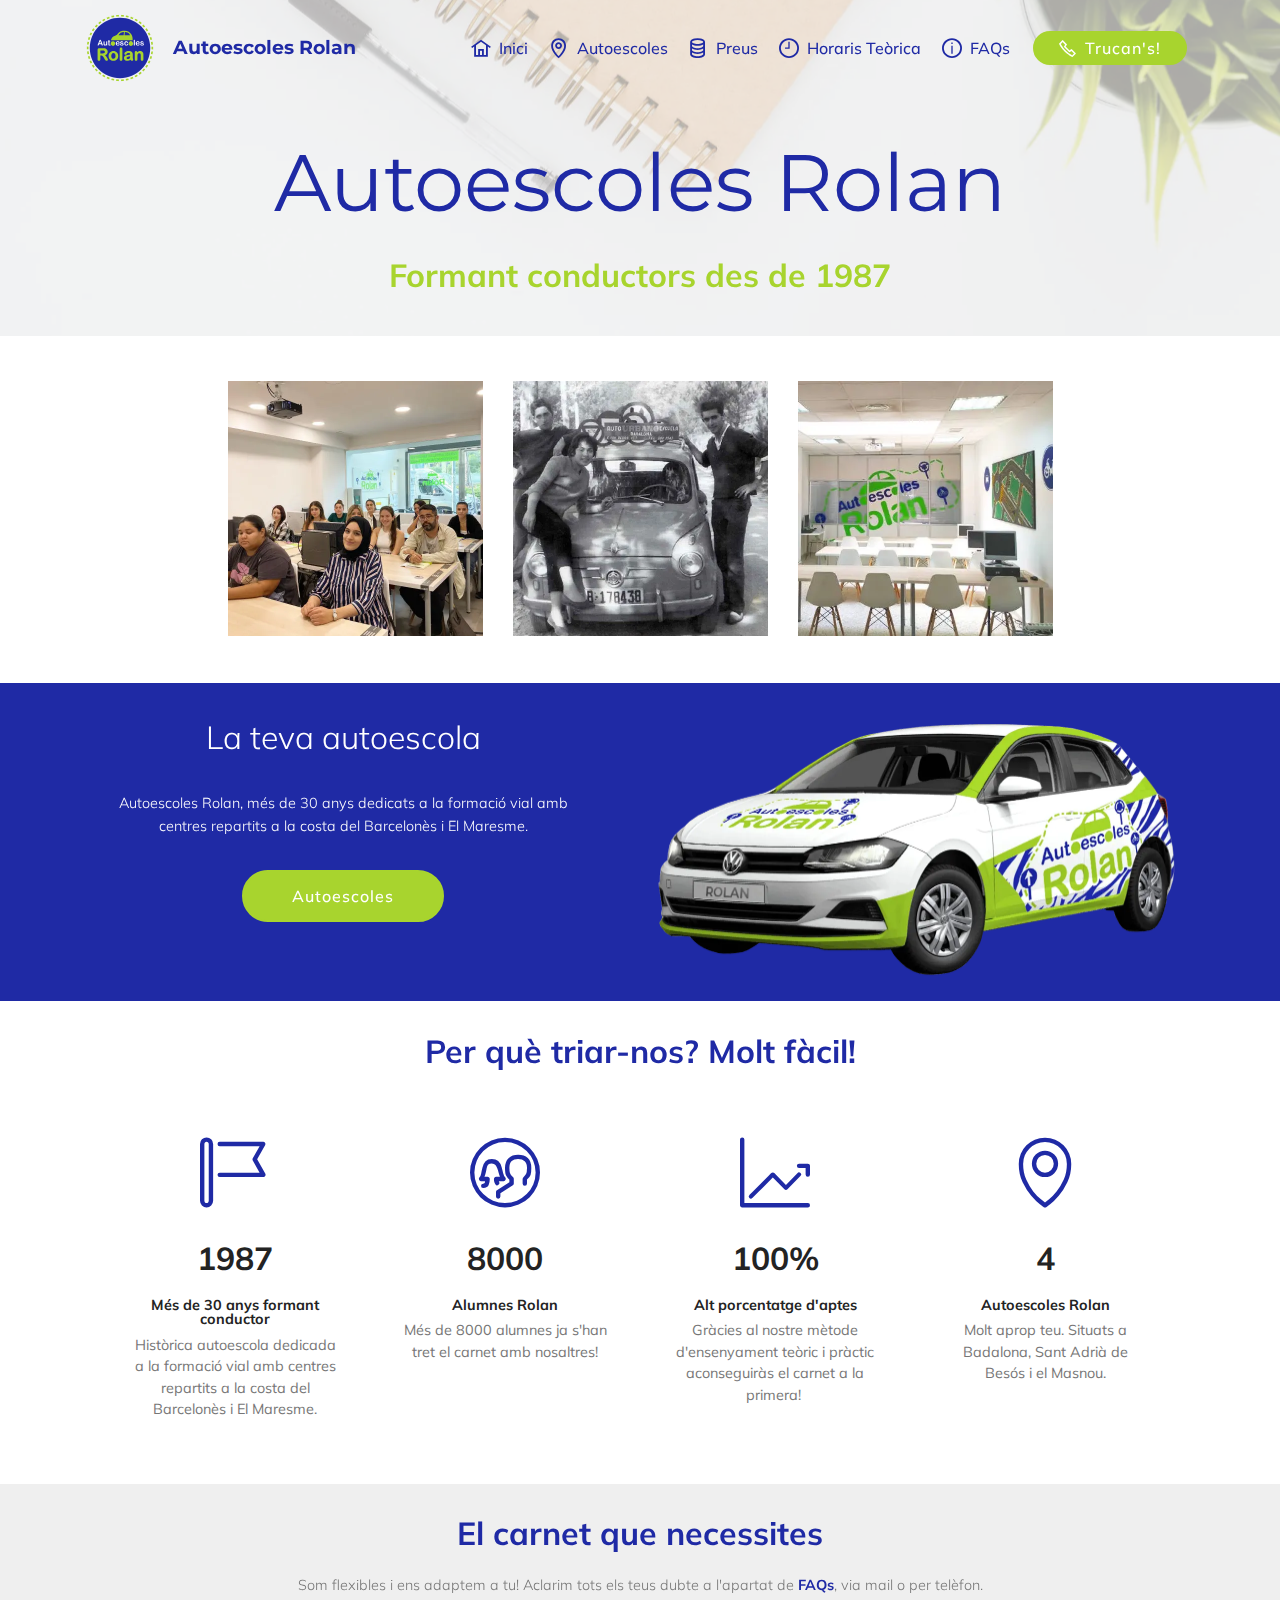
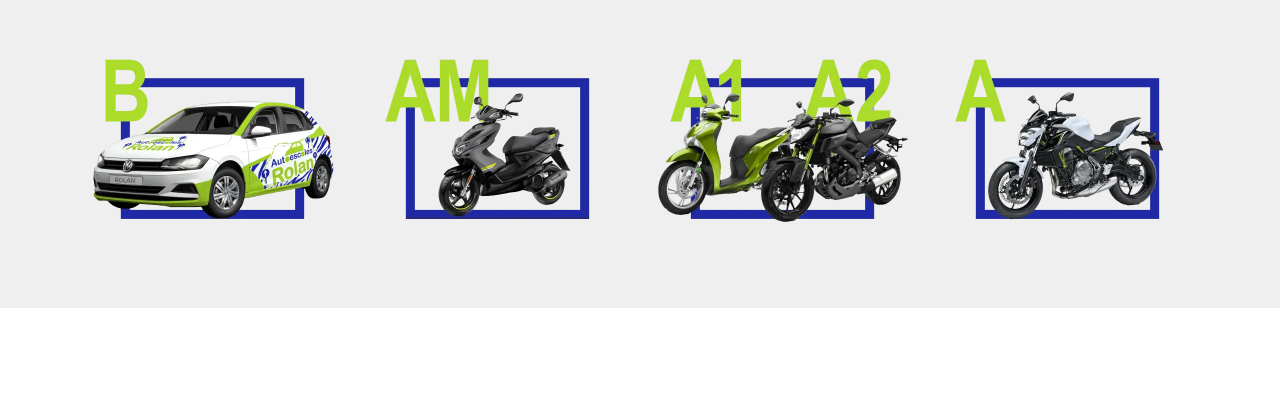
<file: index.html>
<!DOCTYPE html>
<html  >
<head>

  <meta charset="UTF-8">
  <meta http-equiv="X-UA-Compatible" content="IE=edge">
  <meta name="generator" content="Mobirise v5.9.6, mobirise.com">
  <meta name="twitter:card" content="summary_large_image"/>
  <meta name="twitter:image:src" content="assets/images/index-meta.jpg">
  <meta property="og:image" content="assets/images/index-meta.jpg">
  <meta name="twitter:title" content="Autoescoles Rolan | Formant conductors des de 1987">
  <meta name="viewport" content="width=device-width, initial-scale=1, minimum-scale=1">
  <link rel="shortcut icon" href="assets/images/logorolan-icon.svg" type="image/x-icon">
  <meta name="description" content="Autoescoles Rolan, més de 30 anys dedicats a la formació vial amb centres repartits a la costa del Barcelonès i El Maresme.">
  
  
  <title>Autoescoles Rolan | Formant conductors des de 1987</title>
  <link rel="stylesheet" href="assets/web/assets/mobirise-icons2/mobirise2.css">
  <link rel="stylesheet" href="assets/web/assets/mobirise-icons/mobirise-icons.css">
  <link rel="stylesheet" href="assets/web/assets/mobirise-icons-bold/mobirise-icons-bold.css">
  <link rel="stylesheet" href="assets/bootstrap/css/bootstrap.min.css">
  <link rel="stylesheet" href="assets/bootstrap/css/bootstrap-grid.min.css">
  <link rel="stylesheet" href="assets/bootstrap/css/bootstrap-reboot.min.css">
  <link rel="stylesheet" href="assets/tether/tether.min.css">
  <link rel="stylesheet" href="assets/dropdown/css/style.css">
  <link rel="stylesheet" href="assets/socicon/css/styles.css">
  <link rel="stylesheet" href="assets/theme/css/style.css">
  <link rel="preload" href="https://fonts.googleapis.com/css?family=Montserrat:100,100i,200,200i,300,300i,400,400i,500,500i,600,600i,700,700i,800,800i,900,900i&display=swap" as="style" onload="this.onload=null;this.rel='stylesheet'">
  <noscript><link rel="stylesheet" href="https://fonts.googleapis.com/css?family=Montserrat:100,100i,200,200i,300,300i,400,400i,500,500i,600,600i,700,700i,800,800i,900,900i&display=swap"></noscript>
  <link rel="preload" href="https://fonts.googleapis.com/css?family=Muli:200,200i,300,300i,400,400i,600,600i,700,700i,800,800i,900,900i&display=swap" as="style" onload="this.onload=null;this.rel='stylesheet'">
  <noscript><link rel="stylesheet" href="https://fonts.googleapis.com/css?family=Muli:200,200i,300,300i,400,400i,600,600i,700,700i,800,800i,900,900i&display=swap"></noscript>
  <link rel="preload" as="style" href="assets/mobirise/css/mbr-additional.css"><link rel="stylesheet" href="assets/mobirise/css/mbr-additional.css" type="text/css">

  
  <style>
section:nth-last-of-type(1) {
display: none !important
</style>
  
</head>
<body>
  
  <section class="menu cid-rTApNq5aUr" once="menu" id="menu1-2e">

    

    <nav class="navbar navbar-expand beta-menu navbar-dropdown align-items-center navbar-fixed-top navbar-toggleable-sm bg-color transparent">
        <button class="navbar-toggler navbar-toggler-right" type="button" data-toggle="collapse" data-target="#navbarSupportedContent" aria-controls="navbarSupportedContent" aria-expanded="false" aria-label="Toggle navigation">
            <div class="hamburger">
                <span></span>
                <span></span>
                <span></span>
                <span></span>
            </div>
        </button>
        <div class="menu-logo">
            <div class="navbar-brand">
                <span class="navbar-logo">
                    <a href="inici.html">
                         <img src="assets/images/logorolan-icon.svg" alt="Logo" title="Logo Rolan" style="height: 5rem;">
                    </a>
                </span>
                <span class="navbar-caption-wrap"><a class="navbar-caption text-success text-primary display-5" href="index.html">Autoescoles Rolan</a></span>
            </div>
        </div>
        <div class="collapse navbar-collapse" id="navbarSupportedContent">
            <ul class="navbar-nav nav-dropdown" data-app-modern-menu="true"><li class="nav-item">
                    <a class="nav-link link text-success text-primary display-4" href="index.html"><span class="mobi-mbri mobi-mbri-home mbr-iconfont mbr-iconfont-btn" style="font-size: 20px;"></span>Inici</a>
                </li>
                <li class="nav-item">
                    <a class="nav-link link text-success text-primary display-4" href="autoescoles.html"><span class="mobi-mbri mobi-mbri-map-pin mbr-iconfont mbr-iconfont-btn" style="font-size: 20px;"></span>
                        
                        Autoescoles</a>
                </li><li class="nav-item"><a class="nav-link link text-success text-primary display-4" href="preus.html"><span class="mobi-mbri mobi-mbri-database mbr-iconfont mbr-iconfont-btn" style="font-size: 20px;"></span>Preus</a></li><li class="nav-item"><a class="nav-link link text-success text-primary display-4" href="horaris.html"><span class="mobi-mbri mobi-mbri-clock mbr-iconfont mbr-iconfont-btn" style="font-size: 20px;"></span>Horaris Teòrica</a></li><li class="nav-item"><a class="nav-link link text-success text-primary display-4" href="faqs.html"><span class="mobi-mbri mobi-mbri-info mbr-iconfont mbr-iconfont-btn" style="font-size: 20px;"></span>FAQs</a></li></ul>
            <div class="navbar-buttons mbr-section-btn"><a class="btn btn-sm btn-secondary display-4" href="tel:934647857"><span class="mobi-mbri mobi-mbri-phone mbr-iconfont mbr-iconfont-btn" style="font-size: 17px;"></span>
                    
                    Trucan's!
                </a></div>
        </div>
    </nav>
</section>

<section class="header1 cid-rDMqIwIJ41 mbr-parallax-background" id="header1-7">

    

    <div class="mbr-overlay" style="opacity: 0.7; background-color: rgb(239, 239, 239);">
    </div>

    <div class="container">
        <div class="row justify-content-md-center">
            <div class="mbr-white col-md-10">
                <h1 class="mbr-section-title align-center mbr-bold pb-3 mbr-fonts-style display-1"><span style="font-weight: normal;">Autoescoles Rolan</span></h1>
                <h3 class="mbr-section-subtitle align-center mbr-light pb-3 mbr-fonts-style display-2"><strong>
                    Formant conductors des de 1987</strong></h3>
                
                
            </div>
        </div>
    </div>

</section>

<section class="team1 cid-rTAFFGOXJE" id="team1-2n">
    
    
    
    <div class="container align-center">
        
        
        <div class="row media-row">
            
        <div class="team-item col-lg-3 col-md-6">
                <div class="item-image">
                    <img src="assets/images/312013136-2254860161357733-6608226937410012835-n-510x510.webp" alt="" title="">
                </div>
                
            </div><div class="team-item col-lg-3 col-md-6">
                <div class="item-image">
                    <img src="assets/images/antigua-510x510.webp" alt="" title="">
                </div>
                
            </div><div class="team-item col-lg-3 col-md-6">
                <div class="item-image">
                    <img src="assets/images/101901652-1565405670303189-7807534710518710272-n-510x510.webp" alt="" title="">
                </div>
                
            </div></div>    
    </div>
</section>

<section class="services2 cid-rTexPlnbye" id="services2-k">
    <!---->
    
    <!---->
    <!--Overlay-->
    
    <!--Container-->
    <div class="container">
        <div class="col-md-12">
            <div class="media-container-row">
                <div class="mbr-figure" style="width: 55%;">
                    <img src="assets/images/polo2-1060x547.webp" alt="Coche" title="">
                </div>
                <div class="align-left aside-content">
                    <h2 class="mbr-title pt-2 mbr-fonts-style display-2">La teva autoescola</h2>
                    <div class="mbr-section-text">
                        <p class="mbr-text text1 pt-2 mbr-light mbr-fonts-style display-7"><br>Autoescoles Rolan, més de 30 anys dedicats a la formació vial amb centres repartits a la costa del Barcelonès i El Maresme.</p>
                        
                    </div>
                    <!--Btn-->
                    <div class="mbr-section-btn pt-3 align-center"><a href="autoescoles.html" class="btn btn-secondary display-4">
                            Autoescoles</a></div>
                </div>
            </div>
        </div>
    </div>
</section>

<section class="counters1 counters cid-rG83jHhwnu" id="counters1-9">

    

    

    <div class="container">
        
        <h3 class="mbr-section-subtitle mbr-fonts-style display-2"><strong>Per què triar-nos? Molt fàcil!</strong></h3>

        <div class="container pt-4 mt-2">
            <div class="media-container-row">
                <div class="card p-3 align-center col-12 col-md-6 col-lg-3">
                    <div class="panel-item p-3">
                        <div class="card-img pb-3">
                            <span class="mbr-iconfont mbrib-flag" style="color: rgb(31, 42, 165); fill: rgb(31, 42, 165); font-size: 70px;"></span>
                        </div>

                        <div class="card-text">
                            <h3 class="count pt-3 pb-3 mbr-fonts-style display-2"><strong>
                                  1987</strong></h3>
                            <h4 class="mbr-content-title mbr-bold mbr-fonts-style display-7">
                                Més de 30 anys formant conductor</h4>
                            <p class="mbr-content-text mbr-fonts-style display-7">Històrica autoescola dedicada a la formació vial amb centres repartits a la costa del Barcelonès i El Maresme.</p>
                        </div>
                    </div>
                </div>


                <div class="card p-3 align-center col-12 col-md-6 col-lg-3">
                    <div class="panel-item p-3">
                        <div class="card-img pb-3">
                            <span class="mbr-iconfont mbrib-users" style="color: rgb(31, 42, 165); fill: rgb(31, 42, 165); font-size: 70px;"></span>
                        </div>
                        <div class="card-text">
                            <h3 class="count pt-3 pb-3 mbr-fonts-style display-2"><strong>8000
                            </strong></h3>
                            <h4 class="mbr-content-title mbr-bold mbr-fonts-style display-7">
                                Alumnes Rolan</h4>
                            <p class="mbr-content-text mbr-fonts-style display-7">
                                    Més de 8000 alumnes ja s'han tret el carnet amb nosaltres!</p>
                        </div>
                    </div>
                </div>

                <div class="card p-3 align-center col-12 col-md-6 col-lg-3">
                    <div class="panel-item p-3">
                        <div class="card-img pb-3">
                            <span class="mbr-iconfont mbrib-growing-chart" style="color: rgb(31, 42, 165); fill: rgb(31, 42, 165); font-size: 70px;"></span>
                        </div>
                        <div class="card-text">
                            <h3 class="count pt-3 pb-3 mbr-fonts-style display-2"><strong>100%</strong></h3>
                            <h4 class="mbr-content-title mbr-bold mbr-fonts-style display-7">
                                Alt porcentatge d'aptes</h4>
                            <p class="mbr-content-text mbr-fonts-style display-7">Gràcies al nostre mètode d'ensenyament teòric i pràctic aconseguiràs el carnet a la primera!&nbsp;</p>
                        </div>
                    </div>
                </div>


                <div class="card p-3 align-center col-12 col-md-6 col-lg-3">
                    <div class="panel-item p-3">
                        <div class="card-img pb-3">
                            <span class="mbr-iconfont mbrib-pin" style="color: rgb(31, 42, 165); fill: rgb(31, 42, 165); font-size: 70px;"></span>
                        </div>

                        <div class="card-texts">
                             <h3 class="count pt-3 pb-3 mbr-fonts-style display-2"><strong>4</strong></h3>
                            <h4 class="mbr-content-title mbr-bold mbr-fonts-style display-7">Autoescoles Rolan</h4>
                            <p class="mbr-content-text mbr-fonts-style display-7">Molt aprop teu. Situats a Badalona, Sant Adrià de Besós i el Masnou.</p>
                        </div>
                    </div>
                </div>
            </div>
        </div>
   </div>
</section>

<section class="team1 cid-rTxbTSgU8L" id="team1-1f">
    
    
    
    <div class="container align-center">
        <h2 class="pb-3 mbr-fonts-style mbr-section-title display-2"><strong>
            El carnet que necessites</strong></h2>
        <h3 class="pb-5 mbr-section-subtitle mbr-fonts-style mbr-light display-7">Som flexibles i ens adaptem a tu! Aclarim tots els teus dubte a l'apartat de&nbsp;<a href="faqs.html" style="font-weight: bold;">FAQs</a>, via mail o per telèfon.</h3>
        <div class="row media-row">
            
        <div class="team-item col-lg-3 col-md-6">
                <div class="item-image">
                    <a href="preus.html#content9-12"><img src="assets/images/b-2-510x390.webp" alt="" title=""></a>
                </div>
                
            </div><div class="team-item col-lg-3 col-md-6">
                <div class="item-image">
                    <a href="preus.html#content5-1u"><img src="assets/images/am-3-510x390.webp" alt="" title=""></a>
                </div>
                
            </div><div class="team-item col-lg-3 col-md-6">
                <div class="item-image">
                    <a href="preus.html#content5-1x"><img src="assets/images/a1a2-2-510x390.webp" alt="" title=""></a>
                </div>
                
            </div><div class="team-item col-lg-3 col-md-6">
                <div class="item-image">
                    <a href="preus.html#content5-21"><img src="assets/images/a-2-510x390.webp" alt="" title=""></a>
                </div>
                
            </div></div>    
    </div>
</section>



<section once="footers" class="cid-rTBrG8I8LM mbr-reveal" id="footer7-2p">

    

    

    <div class="container">
        <div class="media-container-row align-center mbr-white">
            <div class="row row-links">
                <ul class="foot-menu">
                    
                    
                    
                    
                    
                <li class="foot-menu-item mbr-fonts-style display-4"><a href="index.html" class="text-white text-primary">Inici</a></li><li class="foot-menu-item mbr-fonts-style display-4"><a href="autoescoles.html" class="text-white">Autoescoles</a></li><li class="foot-menu-item mbr-fonts-style display-4"><a href="preus.html" class="text-white">Preus</a></li><li class="foot-menu-item mbr-fonts-style display-4"><a href="horaris.html" class="text-white">Horaris Teòrica</a></li><li class="foot-menu-item mbr-fonts-style display-4"><a href="faqs.html" class="text-white">FAQs</a></li></ul>
            </div>
            <div class="row social-row">
                <div class="social-list align-right pb-2">
                    
                    
                    
                    
                    
                    
                <div class="soc-item">
                        <a href="http://www.facebook.com/pg/autoescolesrolan" target="_blank">
                            <span class="mbr-iconfont mbr-iconfont-social socicon-facebook socicon"></span>
                        </a>
                    </div><div class="soc-item">
                        <a href="http://www.instagram.com/autoescolesrolan/" target="_blank">
                            <span class="mbr-iconfont mbr-iconfont-social socicon-instagram socicon"></span>
                        </a>
                    </div><div class="soc-item">
                        <a href="mailto:badalona@autoescolesrolan.cat">
                            <span class="mbr-iconfont mbr-iconfont-social socicon-mail socicon"></span>
                        </a>
                    </div></div>
            </div>
            <div class="row row-copirayt">
                <p class="mbr-text mb-0 mbr-fonts-style mbr-white align-center display-4"></p>
            </div>
        </div>
    </div>
</section>

<section class="display-7" style="padding: 0;align-items: center;justify-content: center;flex-wrap: wrap;    align-content: center;display: flex;position: relative;height: 4rem;"><a href="https://mobiri.se/1203033" style="flex: 1 1;height: 4rem;position: absolute;width: 100%;z-index: 1;"><img alt="" style="height: 4rem;" src="[data-uri]"></a><p style="margin: 0;text-align: center;" class="display-7">&#8204;</p><a style="z-index:1" href="https://mobirise.com/html-builder.html">HTML Generator</a></section><script src="assets/popper/popper.min.js"></script>  <script src="assets/web/assets/jquery/jquery.min.js"></script>  <script src="assets/bootstrap/js/bootstrap.min.js"></script>  <script src="assets/tether/tether.min.js"></script>  <script src="assets/smoothscroll/smooth-scroll.js"></script>  <script src="assets/dropdown/js/nav-dropdown.js"></script>  <script src="assets/dropdown/js/navbar-dropdown.js"></script>  <script src="assets/touchswipe/jquery.touch-swipe.min.js"></script>  <script src="assets/parallax/jarallax.min.js"></script>  <script src="assets/viewportchecker/jquery.viewportchecker.js"></script>  <script src="assets/theme/js/script.js"></script>  
  
  
 <div id="scrollToTop" class="scrollToTop mbr-arrow-up"><a style="text-align: center;"><i class="mbr-arrow-up-icon mbr-arrow-up-icon-cm cm-icon cm-icon-smallarrow-up"></i></a></div>
  </body>
</html>
</file>
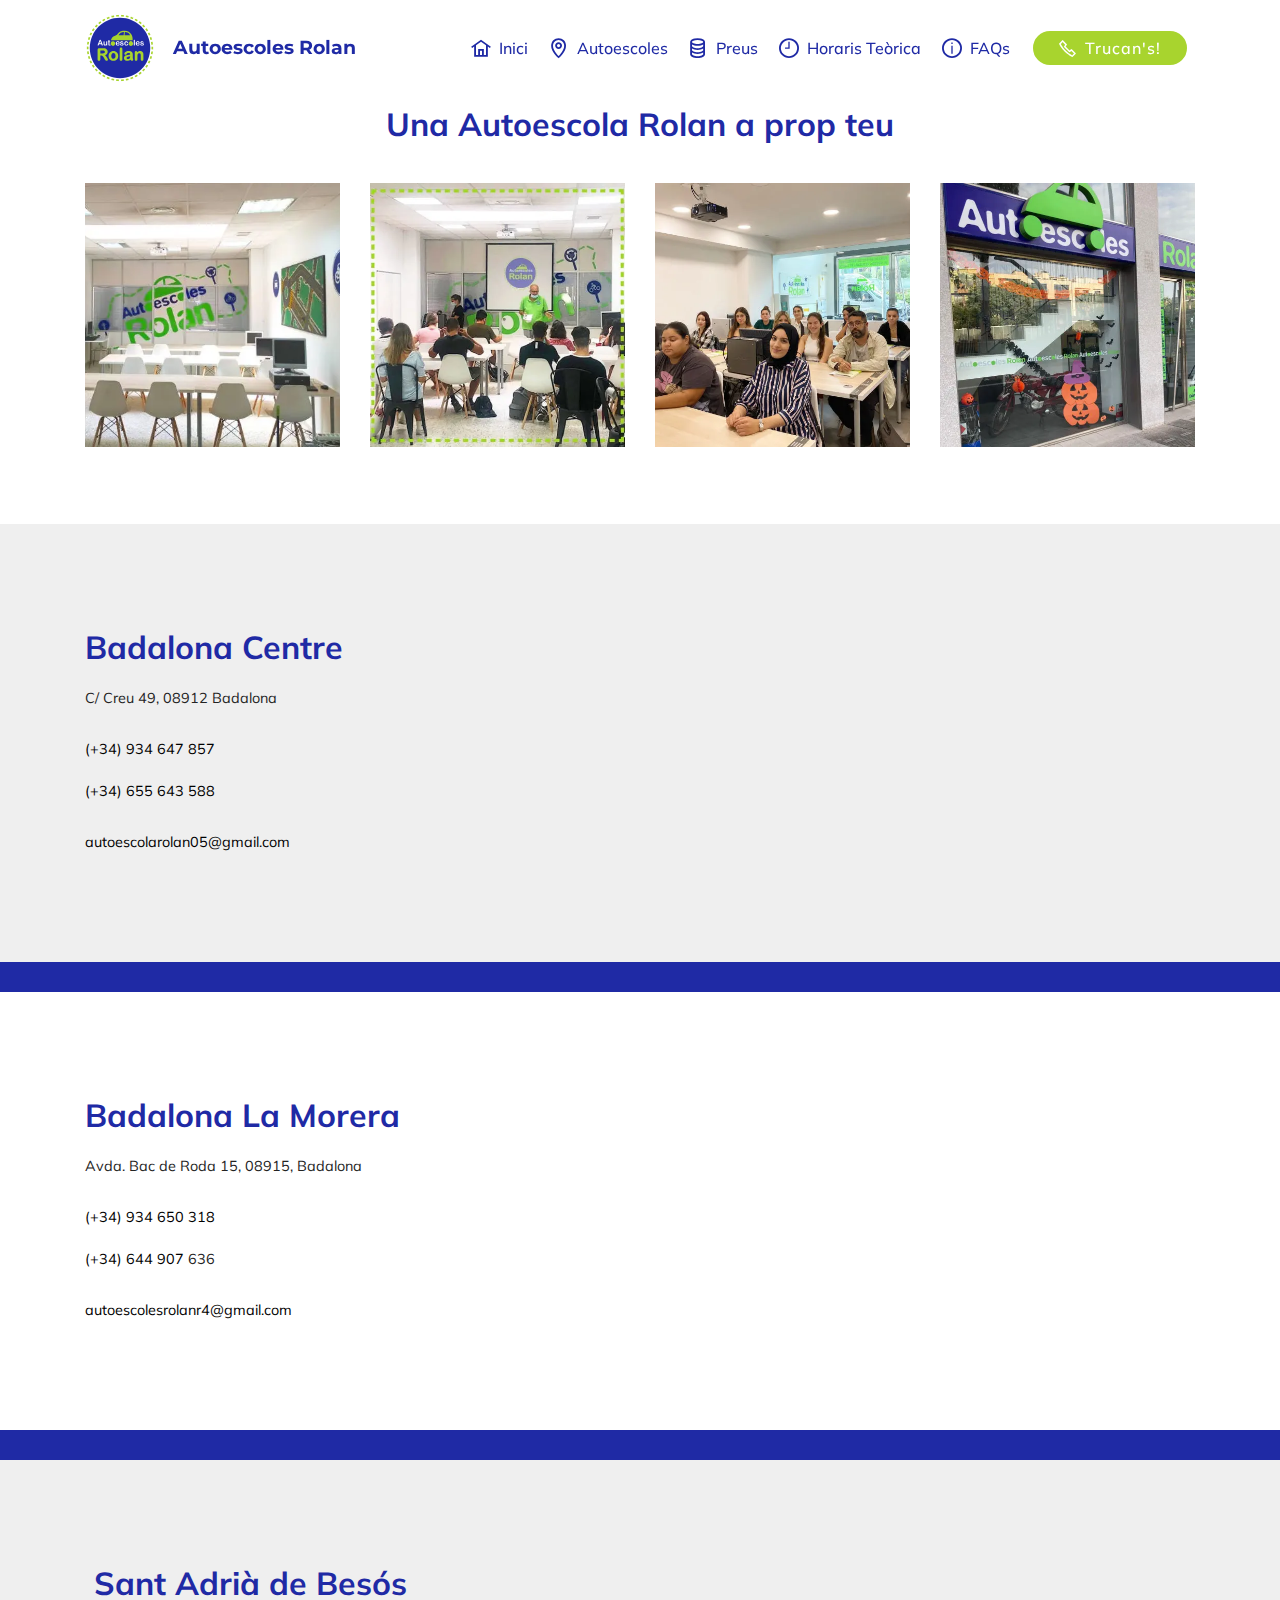
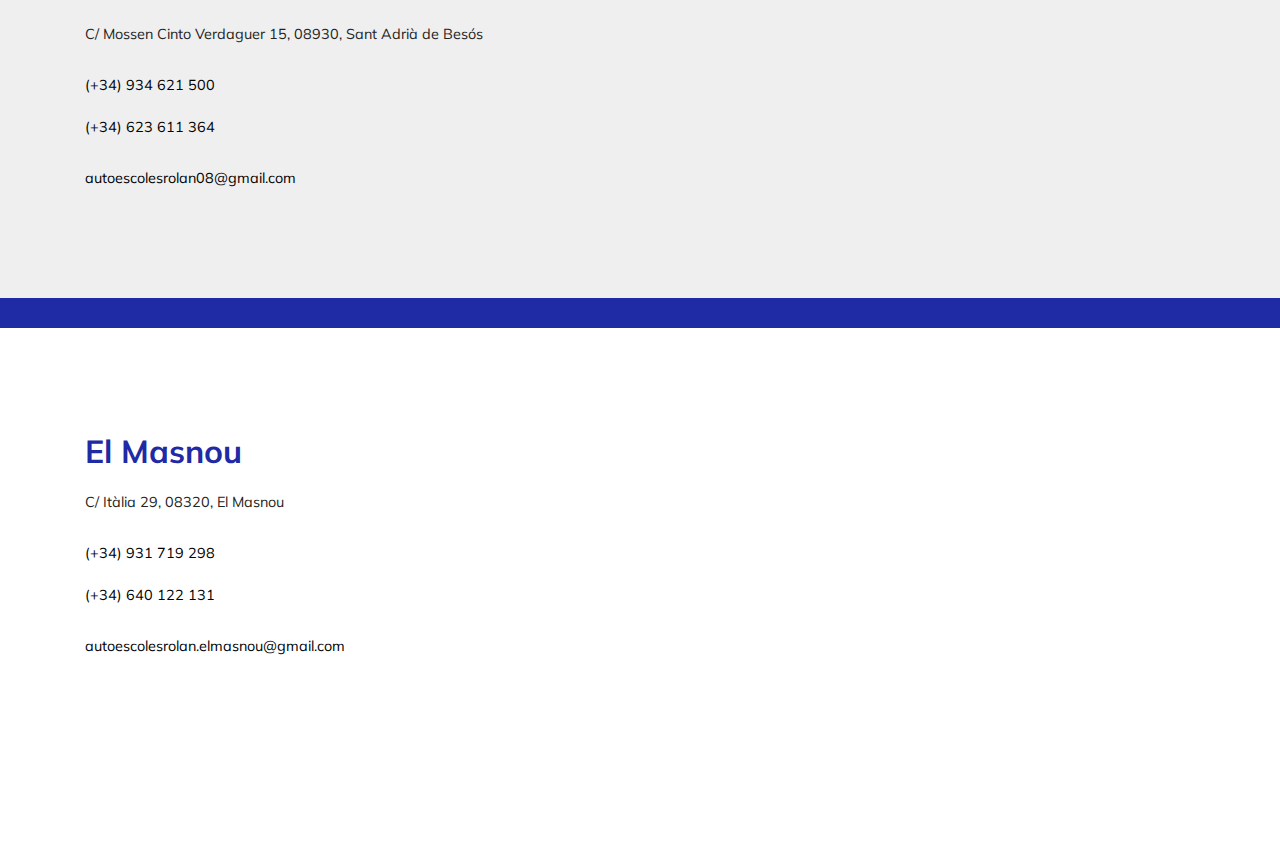
<file: autoescoles.html>
<!DOCTYPE html>
<html  >
<head>
  <!-- Site made with Mobirise Website Builder v5.9.6, https://mobirise.com -->
  <meta charset="UTF-8">
  <meta http-equiv="X-UA-Compatible" content="IE=edge">
  <meta name="generator" content="Mobirise v5.9.6, mobirise.com">
  <meta name="twitter:card" content="summary_large_image"/>
  <meta name="twitter:image:src" content="assets/images/autoescoles-meta.jpg">
  <meta property="og:image" content="assets/images/autoescoles-meta.jpg">
  <meta name="twitter:title" content="Les Autoescoles Rolan | Formant conductors des de 1987">
  <meta name="viewport" content="width=device-width, initial-scale=1, minimum-scale=1">
  <link rel="shortcut icon" href="assets/images/logorolan-icon.svg" type="image/x-icon">
  <meta name="description" content="Autoescoles Rolan, més de 30 anys dedicats a la formació vial amb centres repartits a la costa del Barcelonès i El Maresme.">
  
  
  <title>Les Autoescoles Rolan | Formant conductors des de 1987</title>
  <link rel="stylesheet" href="assets/web/assets/mobirise-icons2/mobirise2.css">
  <link rel="stylesheet" href="assets/web/assets/mobirise-icons/mobirise-icons.css">
  <link rel="stylesheet" href="assets/bootstrap/css/bootstrap.min.css">
  <link rel="stylesheet" href="assets/bootstrap/css/bootstrap-grid.min.css">
  <link rel="stylesheet" href="assets/bootstrap/css/bootstrap-reboot.min.css">
  <link rel="stylesheet" href="assets/tether/tether.min.css">
  <link rel="stylesheet" href="assets/dropdown/css/style.css">
  <link rel="stylesheet" href="assets/socicon/css/styles.css">
  <link rel="stylesheet" href="assets/theme/css/style.css">
  <link rel="preload" href="https://fonts.googleapis.com/css?family=Montserrat:100,100i,200,200i,300,300i,400,400i,500,500i,600,600i,700,700i,800,800i,900,900i&display=swap" as="style" onload="this.onload=null;this.rel='stylesheet'">
  <noscript><link rel="stylesheet" href="https://fonts.googleapis.com/css?family=Montserrat:100,100i,200,200i,300,300i,400,400i,500,500i,600,600i,700,700i,800,800i,900,900i&display=swap"></noscript>
  <link rel="preload" href="https://fonts.googleapis.com/css?family=Muli:200,200i,300,300i,400,400i,600,600i,700,700i,800,800i,900,900i&display=swap" as="style" onload="this.onload=null;this.rel='stylesheet'">
  <noscript><link rel="stylesheet" href="https://fonts.googleapis.com/css?family=Muli:200,200i,300,300i,400,400i,600,600i,700,700i,800,800i,900,900i&display=swap"></noscript>
  <link rel="preload" as="style" href="assets/mobirise/css/mbr-additional.css"><link rel="stylesheet" href="assets/mobirise/css/mbr-additional.css" type="text/css">

    
  <style>
section:nth-last-of-type(1) {
display: none !important
</style>
  
  
</head>
<body>
  
  <section class="menu cid-rTAqfBZNKx" once="menu" id="menu1-2f">

    

    <nav class="navbar navbar-expand beta-menu navbar-dropdown align-items-center navbar-fixed-top navbar-toggleable-sm bg-color transparent">
        <button class="navbar-toggler navbar-toggler-right" type="button" data-toggle="collapse" data-target="#navbarSupportedContent" aria-controls="navbarSupportedContent" aria-expanded="false" aria-label="Toggle navigation">
            <div class="hamburger">
                <span></span>
                <span></span>
                <span></span>
                <span></span>
            </div>
        </button>
        <div class="menu-logo">
            <div class="navbar-brand">
                <span class="navbar-logo">
                    <a href="inici.html">
                         <img src="assets/images/logorolan-icon.svg" alt="Logo" title="Logo Rolan" style="height: 5rem;">
                    </a>
                </span>
                <span class="navbar-caption-wrap"><a class="navbar-caption text-success text-primary display-5" href="index.html">Autoescoles Rolan</a></span>
            </div>
        </div>
        <div class="collapse navbar-collapse" id="navbarSupportedContent">
            <ul class="navbar-nav nav-dropdown" data-app-modern-menu="true"><li class="nav-item">
                    <a class="nav-link link text-success text-primary display-4" href="index.html"><span class="mobi-mbri mobi-mbri-home mbr-iconfont mbr-iconfont-btn" style="font-size: 20px;"></span>Inici</a>
                </li>
                <li class="nav-item">
                    <a class="nav-link link text-success text-primary display-4" href="autoescoles.html"><span class="mobi-mbri mobi-mbri-map-pin mbr-iconfont mbr-iconfont-btn" style="font-size: 20px;"></span>
                        
                        Autoescoles</a>
                </li><li class="nav-item"><a class="nav-link link text-success text-primary display-4" href="preus.html"><span class="mobi-mbri mobi-mbri-database mbr-iconfont mbr-iconfont-btn" style="font-size: 20px;"></span>Preus</a></li><li class="nav-item"><a class="nav-link link text-success text-primary display-4" href="horaris.html"><span class="mobi-mbri mobi-mbri-clock mbr-iconfont mbr-iconfont-btn" style="font-size: 20px;"></span>Horaris Teòrica</a></li><li class="nav-item"><a class="nav-link link text-success text-primary display-4" href="faqs.html"><span class="mobi-mbri mobi-mbri-info mbr-iconfont mbr-iconfont-btn" style="font-size: 20px;"></span>FAQs</a></li></ul>
            <div class="navbar-buttons mbr-section-btn"><a class="btn btn-sm btn-secondary display-4" href="tel:934647857"><span class="mobi-mbri mobi-mbri-phone mbr-iconfont mbr-iconfont-btn" style="font-size: 17px;"></span>
                    
                    Trucan's!
                </a></div>
        </div>
    </nav>
</section>

<section class="mbr-gallery gallery5 cid-rG8pqz0B2r" id="gallery5-h">

    

    

    <div class="container">
        <h3 class="mbr-section-title align-center mbr-fonts-style display-2"><strong>
            Una Autoescola Rolan a prop teu</strong></h3>
        <h4 class="mbr-section-subtitle align-center pb-4 mbr-fonts-style display-7"></h4>
        <div class="row" id="gallery" data-toggle="modal" data-target="#carouselModal">
            <div class="col-sm-6 col-md-4 col-lg-3 item gallery-image">
                <div class="item-wrapper" data-bs-toggle="modal">
                    <img class="w-100" src="assets/images/101901652-1565405670303189-7807534710518710272-n-510x510.webp" alt="Autoescoles Rolan" data-target="#mbrCarousel" data-slide-to="0">
                </div>
            </div>
            <div class="col-sm-6 col-md-4 col-lg-3 item gallery-image">
                <div class="item-wrapper" data-bs-toggle="modal">
                    <img class="w-100" src="assets/images/115721510-1612928315550924-1523367757871720551-n-510x507.webp" alt="Autoescoles Rolan" data-target="#mbrCarousel" data-slide-to="1">
                </div>
            </div>
            <div class="col-sm-6 col-md-4 col-lg-3 item gallery-image">
                <div class="item-wrapper" data-bs-toggle="modal">
                    <img class="w-100" src="assets/images/312013136-2254860161357733-6608226937410012835-n-510x510.webp" alt="Autoescoles Rolan" data-target="#mbrCarousel" data-slide-to="2">
                </div>
            </div>
            <div class="col-sm-6 col-md-4 col-lg-3 item gallery-image">
                <div class="item-wrapper" data-bs-toggle="modal">
                    <img class="w-100" src="assets/images/313037668-2260681364108946-7603796762904042175-n-510x527.webp" alt="Autoescoles Rolan" data-target="#mbrCarousel" data-slide-to="3">
                </div>
            </div>
        </div>

        <div class="modal mbr-slider fade" id="carouselModal" tabindex="-1" role="dialog" aria-hidden="true">
            <div class="modal-dialog" role="document">
                <div class="modal-content">
                    <div class="modal-body">
                        <div id="mbrCarousel" class="carousel slide" data-ride="carousel">
                            <div class="carousel-inner">
                                <div class="carousel-item active">
                                    <img class="d-block w-100" src="assets/images/background1.webp" alt="">
                                </div>
                                <div class="carousel-item">
                                    <img class="d-block w-100" src="assets/images/background2.webp" alt="">
                                </div>
                                <div class="carousel-item">
                                    <img class="d-block w-100" src="assets/images/background3.webp" alt="">
                                </div>
                                <div class="carousel-item">
                                    <img class="d-block w-100" src="assets/images/background4.webp" alt="">
                                </div>
                            </div>
                            <ol class="carousel-indicators">
                                <li data-target="#mbrCarousel" data-slide-to="0" class="active"></li>
                                <li data-target="#mbrCarousel" data-slide-to="1"></li>
                                <li data-target="#mbrCarousel" data-slide-to="2"></li>
                                <li data-target="#mbrCarousel" data-slide-to="3"></li>
                            </ol>
                            <a role="button" href="" class="close" data-dismiss="modal" aria-label="Close">
                            </a>
                            <a class="carousel-control-prev carousel-control" href="#mbrCarousel" role="button" data-slide="prev">
                                <span class="mbri-left mbr-iconfont" aria-hidden="true"></span>
                                <span class="sr-only">Previous</span>
                            </a>
                            <a class="carousel-control-next carousel-control" href="#mbrCarousel" role="button" data-slide="next">
                                <span class="mbri-right mbr-iconfont" aria-hidden="true"></span>
                                <span class="sr-only">Next</span>
                            </a>
                        </div>
                    </div>
                </div>
            </div>
        </div>
    </div>
</section>

<section class="mbr-section contacts1 cid-rTeNK0HWZu" id="contacts1-r">
    <!---->
    
    <!---->
    <!--Overlay-->
    
    <!--Container-->
    <div class="container">
        <div class="row">
            <!--Titles-->
            <div class="title col-12">
                
                
            </div>
            <!--Left-->
            <div class="col-12 col-md-6">
                <div class="left-block wrapper">
                    <div class="b b-adress">
                        <h5 class="align-left mbr-fonts-style m-0 display-2"><strong>Badalona Centre</strong></h5>
                        <p class="mbr-text align-left mbr-fonts-style display-7">
                            C/ Creu 49, 08912 Badalona</p>
                    </div>
                    <div class="b b-phone">
                        <h5 class="align-left mbr-fonts-style m-0 display-7"><a href="tel:(+34)934647857" class="text-black">(+34) 934 647 857</a></h5>
                        <p class="mbr-text align-left mbr-fonts-style display-7"><a href="tel:(+34)655643588" class="text-black">(+34) 655 643 588</a></p>
                    </div>
                    <div class="b b-mail">
                        <h5 class="align-left mbr-fonts-style m-0 display-7">
                            <a href="mailto:autoescolarolan05@gmail.com" class="text-black">autoescolarolan05@gmail.com</a>
                        </h5>
                        <p class="mbr-text align-left mbr-fonts-style display-7"></p>
                    </div>
                </div>
            </div>
            <!--Right-->
            <div class="col-12 col-md-6">
                <div class="google-map"><iframe frameborder="0" style="border:0" src="https://www.google.com/maps/embed/v1/place?key=AIzaSyB7QWkvlxV39ZsyKvhZRjPGVqlJFvxxNkw&amp;q=C/ Creu 49, 08912 Badalona" allowfullscreen=""></iframe></div>
            </div>
        </div>
    </div>
</section>

<section class="mbr-section content5 cid-rTeLj7OY1l" id="content5-o">

    

    

    <div class="container">
        <div class="media-container-row">
            <div class="title col-12 col-md-8">
                
                
                
                
            </div>
        </div>
    </div>
</section>

<section class="mbr-section contacts1 cid-rTeLBidGxH" id="contacts1-p">
    <!---->
    
    <!---->
    <!--Overlay-->
    
    <!--Container-->
    <div class="container">
        <div class="row">
            <!--Titles-->
            <div class="title col-12">
                
                
            </div>
            <!--Left-->
            <div class="col-12 col-md-6">
                <div class="left-block wrapper">
                    <div class="b b-adress">
                        <h5 class="align-left mbr-fonts-style m-0 display-2"><strong>Badalona La Morera</strong></h5>
                        <p class="mbr-text align-left mbr-fonts-style display-7">
                            Avda. Bac de Roda 15, 08915, Badalona</p>
                    </div>
                    <div class="b b-phone">
                        <h5 class="align-left mbr-fonts-style m-0 display-7">
                            <a href="tel:(+34)934650318" class="text-black">(+34) 934 650 318</a></h5>
                        <p class="mbr-text align-left mbr-fonts-style display-7">
                            <a href="tel:(+34)644907636" class="text-black">(+34) 644 907&nbsp;</a>636</p>
                    </div>
                    <div class="b b-mail">
                        <h5 class="align-left mbr-fonts-style m-0 display-7">
                            <a href="mailto:autoescolesrolanr4@gmail.com" class="text-black">autoescolesrolanr4@gmail.com</a>
                        </h5>
                        <p class="mbr-text align-left mbr-fonts-style display-7"></p>
                    </div>
                </div>
            </div>
            <!--Right-->
            <div class="col-12 col-md-6">
                <div class="google-map"><iframe frameborder="0" style="border:0" src="https://www.google.com/maps/embed/v1/place?key=AIzaSyB7QWkvlxV39ZsyKvhZRjPGVqlJFvxxNkw&amp;q=Avda. Bac de Roda 15, 08915, Badalona" allowfullscreen=""></iframe></div>
            </div>
        </div>
    </div>
</section>

<section class="mbr-section content5 cid-rTeNGAXcN9" id="content5-q">

    

    

    <div class="container">
        <div class="media-container-row">
            <div class="title col-12 col-md-8">
                
                
                
                
            </div>
        </div>
    </div>
</section>

<section class="mbr-section contacts1 cid-rTePklDMHN" id="contacts1-t">
    <!---->
    
    <!---->
    <!--Overlay-->
    
    <!--Container-->
    <div class="container">
        <div class="row">
            <!--Titles-->
            <div class="title col-12">
                
                
            </div>
            <!--Left-->
            <div class="col-12 col-md-6">
                <div class="left-block wrapper">
                    <div class="b b-adress">
                        <h5 class="align-left mbr-fonts-style m-0 display-2"><strong>&nbsp;Sant Adrià de Besós</strong></h5>
                        <p class="mbr-text align-left mbr-fonts-style display-7">
                            C/ Mossen Cinto Verdaguer 15, 08930, Sant Adrià de Besós</p>
                    </div>
                    <div class="b b-phone">
                        <h5 class="align-left mbr-fonts-style m-0 display-7">
                            <a href="tel:(+34)934621500" class="text-black text-primary">(+34) 934 621 500</a></h5>
                        <p class="mbr-text align-left mbr-fonts-style display-7">
                            <a href="tel:(+34)623611364" class="text-black text-primary">(+34) 623 611 364</a></p>
                    </div>
                    <div class="b b-mail">
                        <h5 class="align-left mbr-fonts-style m-0 display-7">
                            <a href="mailto:autoescolesrolan08@gmail.com" class="text-black">autoescolesrolan08@gmail.com</a>
                        </h5>
                        <p class="mbr-text align-left mbr-fonts-style display-7"></p>
                    </div>
                </div>
            </div>
            <!--Right-->
            <div class="col-12 col-md-6">
                <div class="google-map"><iframe frameborder="0" style="border:0" src="https://www.google.com/maps/embed/v1/place?key=AIzaSyAtXm0x23nRCgazjDV2Kl3GTHRP411ougQ&amp;q=C/ Mossen Cinto Verdaguer 15, 08930, Sant Adrià de Besós" allowfullscreen=""></iframe></div>
            </div>
        </div>
    </div>
</section>

<section class="mbr-section content5 cid-rTeQyQvaWN" id="content5-u">

    

    

    <div class="container">
        <div class="media-container-row">
            <div class="title col-12 col-md-8">
                
                
                
                
            </div>
        </div>
    </div>
</section>

<section class="mbr-section contacts1 cid-rTeQEvgw6z" id="contacts1-v">
    <!---->
    
    <!---->
    <!--Overlay-->
    
    <!--Container-->
    <div class="container">
        <div class="row">
            <!--Titles-->
            <div class="title col-12">
                
                
            </div>
            <!--Left-->
            <div class="col-12 col-md-6">
                <div class="left-block wrapper">
                    <div class="b b-adress">
                        <h5 class="align-left mbr-fonts-style m-0 display-2"><strong>El Masnou</strong></h5>
                        <p class="mbr-text align-left mbr-fonts-style display-7">
                            C/ Itàlia 29, 08320, El Masnou</p>
                    </div>
                    <div class="b b-phone">
                        <h5 class="align-left mbr-fonts-style m-0 display-7">
                            <a href="tel:(+34)931719298" class="text-black">(+34) 931 719 298</a></h5>
                        <p class="mbr-text align-left mbr-fonts-style display-7">
                            <a href="tel:(+34)640122131" class="text-black">(+34) 640 122&nbsp;131</a></p>
                    </div>
                    <div class="b b-mail">
                        <h5 class="align-left mbr-fonts-style m-0 display-7">
                            <a href="mailto:autoescolesrolan.elmasnou@gmail.com" class="text-black">autoescolesrolan.elmasnou@gmail.com</a>
                        </h5>
                        <p class="mbr-text align-left mbr-fonts-style display-7"></p>
                    </div>
                </div>
            </div>
            <!--Right-->
            <div class="col-12 col-md-6">
                <div class="google-map"><iframe frameborder="0" style="border:0" src="https://www.google.com/maps/embed/v1/place?key=AIzaSyDbnCmnHmtigIYiD8jIfeHQv7gW2ANhHD4&amp;q=C/ Itàlia 29, 08320, El Masnou" allowfullscreen=""></iframe></div>
            </div>
        </div>
    </div>
</section>

<section once="footers" class="cid-rTBrG8I8LM mbr-reveal" id="footer7-2p">

    

    

    <div class="container">
        <div class="media-container-row align-center mbr-white">
            <div class="row row-links">
                <ul class="foot-menu">
                    
                    
                    
                    
                    
                <li class="foot-menu-item mbr-fonts-style display-4"><a href="index.html" class="text-white text-primary">Inici</a></li><li class="foot-menu-item mbr-fonts-style display-4"><a href="autoescoles.html" class="text-white">Autoescoles</a></li><li class="foot-menu-item mbr-fonts-style display-4"><a href="preus.html" class="text-white">Preus</a></li><li class="foot-menu-item mbr-fonts-style display-4"><a href="horaris.html" class="text-white">Horaris Teòrica</a></li><li class="foot-menu-item mbr-fonts-style display-4"><a href="faqs.html" class="text-white">FAQs</a></li></ul>
            </div>
            <div class="row social-row">
                <div class="social-list align-right pb-2">
                    
                    
                    
                    
                    
                    
                <div class="soc-item">
                        <a href="http://www.facebook.com/pg/autoescolesrolan" target="_blank">
                            <span class="mbr-iconfont mbr-iconfont-social socicon-facebook socicon"></span>
                        </a>
                    </div><div class="soc-item">
                        <a href="http://www.instagram.com/autoescolesrolan/" target="_blank">
                            <span class="mbr-iconfont mbr-iconfont-social socicon-instagram socicon"></span>
                        </a>
                    </div><div class="soc-item">
                        <a href="mailto:badalona@autoescolesrolan.cat">
                            <span class="mbr-iconfont mbr-iconfont-social socicon-mail socicon"></span>
                        </a>
                    </div></div>
            </div>
            <div class="row row-copirayt">
                <p class="mbr-text mb-0 mbr-fonts-style mbr-white align-center display-4"></p>
            </div>
        </div>
    </div>
</section><section class="display-7" style="padding: 0;align-items: center;justify-content: center;flex-wrap: wrap;    align-content: center;display: flex;position: relative;height: 4rem;"><a href="https://mobiri.se/1203033" style="flex: 1 1;height: 4rem;position: absolute;width: 100%;z-index: 1;"><img alt="" style="height: 4rem;" src="[data-uri]"></a><p style="margin: 0;text-align: center;" class="display-7">&#8204;</p><a style="z-index:1" href="https://mobirise.com/drag-drop-website-builder.html">Drag and Drop Website Builder</a></section><script src="assets/popper/popper.min.js"></script>  <script src="assets/web/assets/jquery/jquery.min.js"></script>  <script src="assets/bootstrap/js/bootstrap.min.js"></script>  <script src="assets/tether/tether.min.js"></script>  <script src="assets/smoothscroll/smooth-scroll.js"></script>  <script src="assets/dropdown/js/nav-dropdown.js"></script>  <script src="assets/dropdown/js/navbar-dropdown.js"></script>  <script src="assets/touchswipe/jquery.touch-swipe.min.js"></script>  <script src="assets/theme/js/script.js"></script>  
  
  
 <div id="scrollToTop" class="scrollToTop mbr-arrow-up"><a style="text-align: center;"><i class="mbr-arrow-up-icon mbr-arrow-up-icon-cm cm-icon cm-icon-smallarrow-up"></i></a></div>
  </body>
</html>
</file>
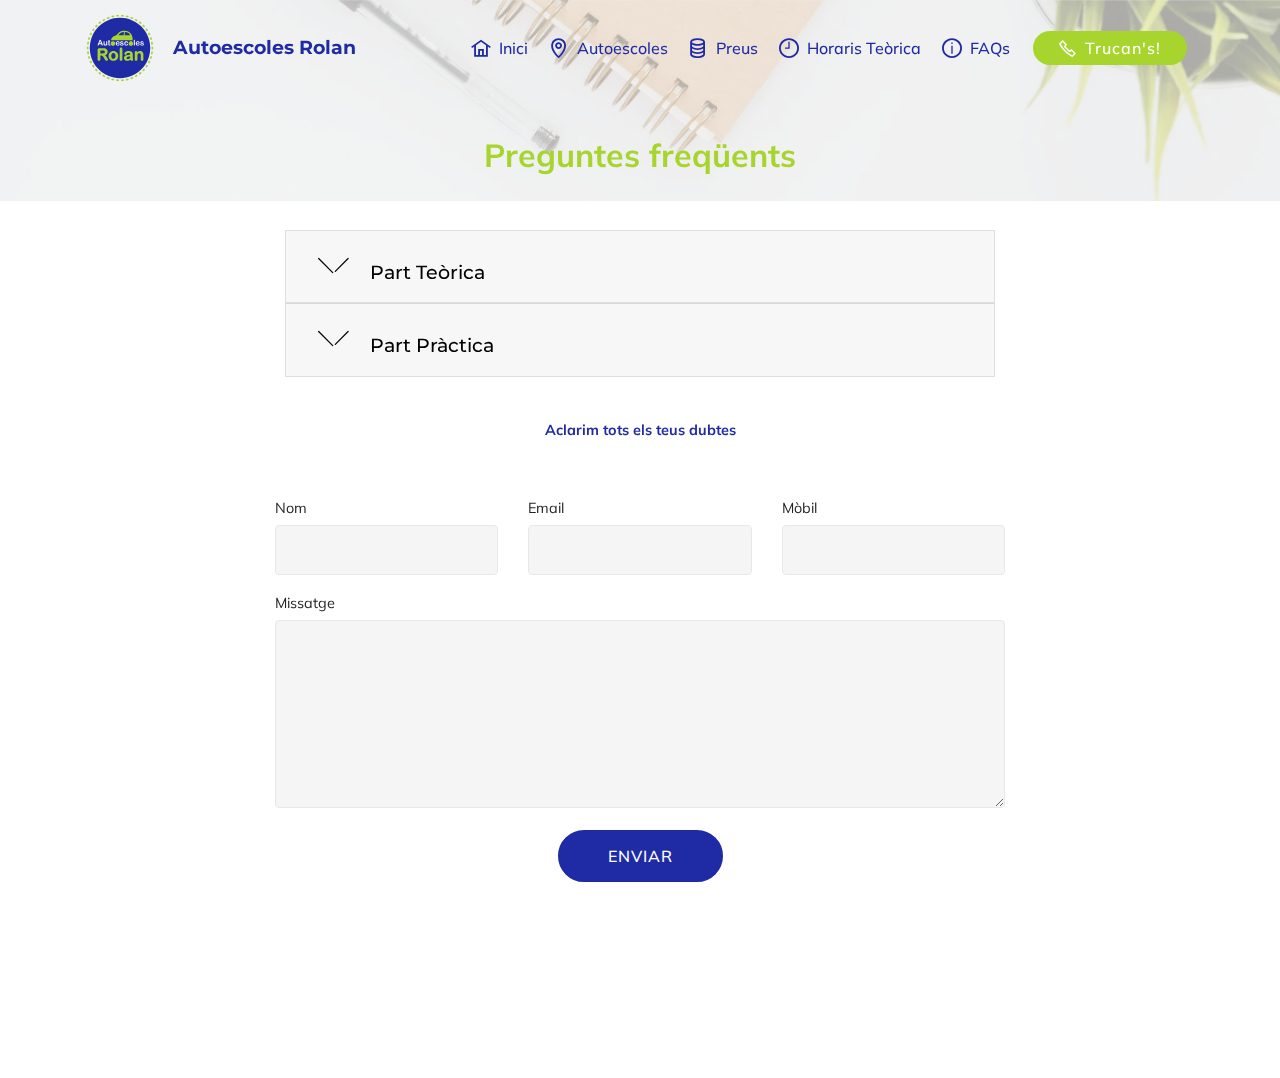
<file: faqs.html>
<!DOCTYPE html>
<html  >
<head>
  <!-- Site made with Mobirise Website Builder v5.9.6, https://mobirise.com -->
  <meta charset="UTF-8">
  <meta http-equiv="X-UA-Compatible" content="IE=edge">
  <meta name="generator" content="Mobirise v5.9.6, mobirise.com">
  <meta name="twitter:card" content="summary_large_image"/>
  <meta name="twitter:image:src" content="assets/images/faqs-meta.jpg">
  <meta property="og:image" content="assets/images/faqs-meta.jpg">
  <meta name="twitter:title" content="FAQs | Formant conductors des de 1987">
  <meta name="viewport" content="width=device-width, initial-scale=1, minimum-scale=1">
  <link rel="shortcut icon" href="assets/images/logorolan-icon.svg" type="image/x-icon">
  <meta name="description" content="Autoescoles Rolan, més de 30 anys dedicats a la formació vial amb centres repartits a la costa del Barcelonès i El Maresme.">
  
  
  <title>FAQs | Formant conductors des de 1987</title>
  <link rel="stylesheet" href="assets/web/assets/mobirise-icons2/mobirise2.css">
  <link rel="stylesheet" href="assets/web/assets/mobirise-icons/mobirise-icons.css">
  <link rel="stylesheet" href="assets/bootstrap/css/bootstrap.min.css">
  <link rel="stylesheet" href="assets/bootstrap/css/bootstrap-grid.min.css">
  <link rel="stylesheet" href="assets/bootstrap/css/bootstrap-reboot.min.css">
  <link rel="stylesheet" href="assets/tether/tether.min.css">
  <link rel="stylesheet" href="assets/dropdown/css/style.css">
  <link rel="stylesheet" href="assets/socicon/css/styles.css">
  <link rel="stylesheet" href="assets/theme/css/style.css">
  <link rel="preload" href="https://fonts.googleapis.com/css?family=Montserrat:100,100i,200,200i,300,300i,400,400i,500,500i,600,600i,700,700i,800,800i,900,900i&display=swap" as="style" onload="this.onload=null;this.rel='stylesheet'">
  <noscript><link rel="stylesheet" href="https://fonts.googleapis.com/css?family=Montserrat:100,100i,200,200i,300,300i,400,400i,500,500i,600,600i,700,700i,800,800i,900,900i&display=swap"></noscript>
  <link rel="preload" href="https://fonts.googleapis.com/css?family=Muli:200,200i,300,300i,400,400i,600,600i,700,700i,800,800i,900,900i&display=swap" as="style" onload="this.onload=null;this.rel='stylesheet'">
  <noscript><link rel="stylesheet" href="https://fonts.googleapis.com/css?family=Muli:200,200i,300,300i,400,400i,600,600i,700,700i,800,800i,900,900i&display=swap"></noscript>
  <link rel="preload" as="style" href="assets/mobirise/css/mbr-additional.css"><link rel="stylesheet" href="assets/mobirise/css/mbr-additional.css" type="text/css">

    
  <style>
section:nth-last-of-type(1) {
display: none !important
</style>
  
  
</head>
<body>
  
  <section class="menu cid-rTAwYStkRM" once="menu" id="menu1-2g">

    

    <nav class="navbar navbar-expand beta-menu navbar-dropdown align-items-center navbar-fixed-top navbar-toggleable-sm bg-color transparent">
        <button class="navbar-toggler navbar-toggler-right" type="button" data-toggle="collapse" data-target="#navbarSupportedContent" aria-controls="navbarSupportedContent" aria-expanded="false" aria-label="Toggle navigation">
            <div class="hamburger">
                <span></span>
                <span></span>
                <span></span>
                <span></span>
            </div>
        </button>
        <div class="menu-logo">
            <div class="navbar-brand">
                <span class="navbar-logo">
                    <a href="inici.html">
                         <img src="assets/images/logorolan-icon.svg" alt="Logo" title="Logo Rolan" style="height: 5rem;">
                    </a>
                </span>
                <span class="navbar-caption-wrap"><a class="navbar-caption text-success text-primary display-5" href="index.html">Autoescoles Rolan</a></span>
            </div>
        </div>
        <div class="collapse navbar-collapse" id="navbarSupportedContent">
            <ul class="navbar-nav nav-dropdown" data-app-modern-menu="true"><li class="nav-item">
                    <a class="nav-link link text-success text-primary display-4" href="index.html"><span class="mobi-mbri mobi-mbri-home mbr-iconfont mbr-iconfont-btn" style="font-size: 20px;"></span>Inici</a>
                </li>
                <li class="nav-item">
                    <a class="nav-link link text-success text-primary display-4" href="autoescoles.html"><span class="mobi-mbri mobi-mbri-map-pin mbr-iconfont mbr-iconfont-btn" style="font-size: 20px;"></span>
                        
                        Autoescoles</a>
                </li><li class="nav-item"><a class="nav-link link text-success text-primary display-4" href="preus.html"><span class="mobi-mbri mobi-mbri-database mbr-iconfont mbr-iconfont-btn" style="font-size: 20px;"></span>Preus</a></li><li class="nav-item"><a class="nav-link link text-success text-primary display-4" href="horaris.html"><span class="mobi-mbri mobi-mbri-clock mbr-iconfont mbr-iconfont-btn" style="font-size: 20px;"></span>Horaris Teòrica</a></li><li class="nav-item"><a class="nav-link link text-success text-primary display-4" href="faqs.html"><span class="mobi-mbri mobi-mbri-info mbr-iconfont mbr-iconfont-btn" style="font-size: 20px;"></span>FAQs</a></li></ul>
            <div class="navbar-buttons mbr-section-btn"><a class="btn btn-sm btn-secondary display-4" href="tel:934647857"><span class="mobi-mbri mobi-mbri-phone mbr-iconfont mbr-iconfont-btn" style="font-size: 17px;"></span>
                    
                    Trucan's!
                </a></div>
        </div>
    </nav>
</section>

<section class="header1 cid-rTAwYSKT5Z mbr-parallax-background" id="header1-2h">

    

    <div class="mbr-overlay" style="opacity: 0.7; background-color: rgb(239, 239, 239);">
    </div>

    <div class="container">
        <div class="row justify-content-md-center">
            <div class="mbr-white col-md-10">
                
                <h3 class="mbr-section-subtitle align-center mbr-light pb-3 mbr-fonts-style display-2"><strong>
                    Preguntes freqüents</strong></h3>
                
                
            </div>
        </div>
    </div>

</section>

<section class="toggle1 cid-rTBl7VCATq" id="toggle1-2o">

    

    
        <div class="container">
            <div class="media-container-row">
                <div class="col-12 col-md-8">
                    <div class="section-head text-center space30">
                       
                    </div>
                    <div class="clearfix"></div>
                    <div id="bootstrap-toggle" class="toggle-panel accordionStyles tab-content">
                        <div class="card">
                            <div class="card-header" role="tab" id="headingOne">
                                <a role="button" class="collapsed panel-title text-black" data-toggle="collapse" data-core="" href="#collapse1_42" aria-expanded="false" aria-controls="collapse1">
                                    <h4 class="mbr-fonts-style display-5">
                                        <span class="sign mbr-iconfont mbri-arrow-down inactive"></span> Part Teòrica</h4>
                                </a>
                            </div>
                            <div id="collapse1_42" class="panel-collapse noScroll collapse" role="tabpanel" aria-labelledby="headingOne">
                                <div class="panel-body p-4">
                                    <p class="mbr-fonts-style panel-text display-7">•  Curs intensiu d’una setmana a escollir entre horari de MATÍ o TARDA. <br><br>•  Intensius de test (pots venir a l’hora que tu vulguis a l’autoescola). <br><br>•  Classes teòriques de repàs en horari de matí i tarda. <br><br>•  Masterclass de teòrica, una classe de repàs el dia abans de l’examen.</p>
                                </div>
                            </div>
                        </div>
                        <div class="card">
                            <div class="card-header" role="tab" id="headingTwo">
                                <a role="button" class="collapsed panel-title text-black" data-toggle="collapse" data-core="" href="#collapse2_42" aria-expanded="false" aria-controls="collapse2">
                                    <h4 class="mbr-fonts-style display-5">
                                        <span class="sign mbr-iconfont mbri-arrow-down inactive"></span> Part Pràctica</h4>
                                </a>

                            </div>
                            <div id="collapse2_42" class="panel-collapse noScroll collapse" role="tabpanel" aria-labelledby="headingTwo">
                                <div class="panel-body p-4">
                                    <p class="mbr-fonts-style panel-text display-7">•  Disponibilitat d’horaris de dilluns a divendres de 6:00h a 22:00h<br><br>•  Elecció de zona d’examen (Mataró o Barcelona).<br><br>•  Masterclass final, la setmana abans de l’examen faràs simulacions d’examen amb el teu professor.<br><br>•  Sempre tindràs el mateix professor a les classes pràctiques. <br><br>•  Els nostres professors et formen perquè no tinguis por a la conducció i gaudeixis (tècniques d’amaxofòbia). <br><br>•  Fem classes de reciclatge.</p>
                                </div>
                            </div>
                        </div>
                        
                        
                        
                        
                    </div>
                </div>
            </div>
        </div>
</section>

<section class="mbr-section form1 cid-rTBDe7PMxe" id="form1-2q">

    

    
    <div class="container">
        <div class="row justify-content-center">
            <div class="title col-12 col-lg-8">
                
                <h3 class="mbr-section-subtitle align-center mbr-light pb-3 mbr-fonts-style display-7"><strong>Aclarim tots els teus dubtes</strong></h3>
            </div>
        </div>
    </div>
    <div class="container">
        <div class="row justify-content-center">
            <div class="media-container-column col-lg-8" data-form-type="formoid">
                <!---Formbuilder Form--->
                <form action="https://mobirise.eu/" method="POST" class="mbr-form form-with-styler" data-form-title="Mobirise Form"><input type="hidden" name="email" data-form-email="true" value="yphTq1ur/jIGgwNi4qm43/x2WIVapEIFElX4mfeLG3poQtJ90z9Tlxgy9QaI/eVqXCzcbyoGIMh4axxaxZQmoSLHyAU2crPEwtx/O5IQDC/31tZHBspg8WngqNSgc4J6">
                    <div class="row">
                        <div hidden="hidden" data-form-alert="" class="alert alert-success col-12">Gràcies! Et respondrem al més aviat possible.</div>
                        <div hidden="hidden" data-form-alert-danger="" class="alert alert-danger col-12">
                        </div>
                    </div>
                    <div class="dragArea row">
                        <div class="col-md-4  form-group" data-for="name">
                            <label for="name-form1-2q" class="form-control-label mbr-fonts-style display-7">Nom</label>
                            <input type="text" name="name" data-form-field="Name" required="required" class="form-control display-7" id="name-form1-2q">
                        </div>
                        <div class="col-md-4  form-group" data-for="email">
                            <label for="email-form1-2q" class="form-control-label mbr-fonts-style display-7">Email</label>
                            <input type="email" name="email" data-form-field="Email" required="required" class="form-control display-7" id="email-form1-2q">
                        </div>
                        <div data-for="phone" class="col-md-4  form-group">
                            <label for="phone-form1-2q" class="form-control-label mbr-fonts-style display-7">Mòbil</label>
                            <input type="tel" name="phone" data-form-field="Phone" class="form-control display-7" id="phone-form1-2q">
                        </div>
                        <div data-for="message" class="col-md-12 form-group">
                            <label for="message-form1-2q" class="form-control-label mbr-fonts-style display-7">Missatge</label>
                            <textarea name="message" data-form-field="Message" class="form-control display-7" id="message-form1-2q"></textarea>
                        </div>
                        <div class="col-md-12 input-group-btn align-center"><button type="submit" class="btn btn-primary btn-form display-4">ENVIAR</button></div>
                    </div>
                </form><!---Formbuilder Form--->
            </div>
        </div>
    </div>
</section>

<section once="footers" class="cid-rTBrG8I8LM mbr-reveal" id="footer7-2p">

    

    

    <div class="container">
        <div class="media-container-row align-center mbr-white">
            <div class="row row-links">
                <ul class="foot-menu">
                    
                    
                    
                    
                    
                <li class="foot-menu-item mbr-fonts-style display-4"><a href="index.html" class="text-white text-primary">Inici</a></li><li class="foot-menu-item mbr-fonts-style display-4"><a href="autoescoles.html" class="text-white">Autoescoles</a></li><li class="foot-menu-item mbr-fonts-style display-4"><a href="preus.html" class="text-white">Preus</a></li><li class="foot-menu-item mbr-fonts-style display-4"><a href="horaris.html" class="text-white">Horaris Teòrica</a></li><li class="foot-menu-item mbr-fonts-style display-4"><a href="faqs.html" class="text-white">FAQs</a></li></ul>
            </div>
            <div class="row social-row">
                <div class="social-list align-right pb-2">
                    
                    
                    
                    
                    
                    
                <div class="soc-item">
                        <a href="http://www.facebook.com/pg/autoescolesrolan" target="_blank">
                            <span class="mbr-iconfont mbr-iconfont-social socicon-facebook socicon"></span>
                        </a>
                    </div><div class="soc-item">
                        <a href="http://www.instagram.com/autoescolesrolan/" target="_blank">
                            <span class="mbr-iconfont mbr-iconfont-social socicon-instagram socicon"></span>
                        </a>
                    </div><div class="soc-item">
                        <a href="mailto:badalona@autoescolesrolan.cat">
                            <span class="mbr-iconfont mbr-iconfont-social socicon-mail socicon"></span>
                        </a>
                    </div></div>
            </div>
            <div class="row row-copirayt">
                <p class="mbr-text mb-0 mbr-fonts-style mbr-white align-center display-4"></p>
            </div>
        </div>
    </div>
</section><section class="display-7" style="padding: 0;align-items: center;justify-content: center;flex-wrap: wrap;    align-content: center;display: flex;position: relative;height: 4rem;"><a href="https://mobiri.se/1203033" style="flex: 1 1;height: 4rem;position: absolute;width: 100%;z-index: 1;"><img alt="" style="height: 4rem;" src="[data-uri]"></a><p style="margin: 0;text-align: center;" class="display-7">&#8204;</p><a style="z-index:1" href="https://mobirise.com/builder/landing-page-software.html">Landing Page Software</a></section><script src="assets/popper/popper.min.js"></script>  <script src="assets/web/assets/jquery/jquery.min.js"></script>  <script src="assets/bootstrap/js/bootstrap.min.js"></script>  <script src="assets/tether/tether.min.js"></script>  <script src="assets/smoothscroll/smooth-scroll.js"></script>  <script src="assets/dropdown/js/nav-dropdown.js"></script>  <script src="assets/dropdown/js/navbar-dropdown.js"></script>  <script src="assets/touchswipe/jquery.touch-swipe.min.js"></script>  <script src="assets/parallax/jarallax.min.js"></script>  <script src="assets/mbr-switch-arrow/mbr-switch-arrow.js"></script>  <script src="assets/theme/js/script.js"></script>  <script src="assets/formoid/formoid.min.js"></script>  
  
  
 <div id="scrollToTop" class="scrollToTop mbr-arrow-up"><a style="text-align: center;"><i class="mbr-arrow-up-icon mbr-arrow-up-icon-cm cm-icon cm-icon-smallarrow-up"></i></a></div>
  </body>
</html>
</file>
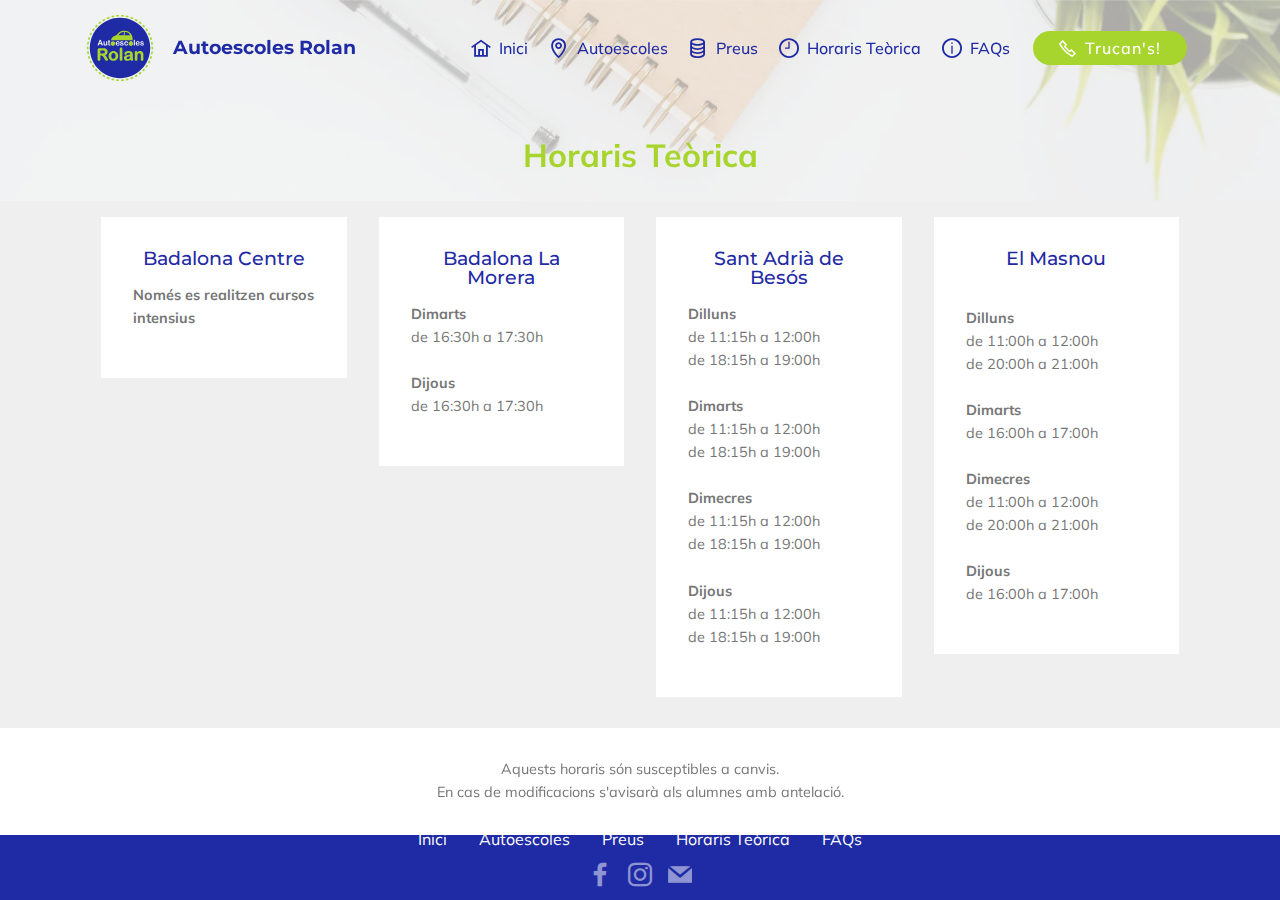
<file: horaris.html>
<!DOCTYPE html>
<html  >
<head>
  <!-- Site made with Mobirise Website Builder v5.9.6, https://mobirise.com -->
  <meta charset="UTF-8">
  <meta http-equiv="X-UA-Compatible" content="IE=edge">
  <meta name="generator" content="Mobirise v5.9.6, mobirise.com">
  <meta name="twitter:card" content="summary_large_image"/>
  <meta name="twitter:image:src" content="assets/images/horaris-meta.jpg">
  <meta property="og:image" content="assets/images/horaris-meta.jpg">
  <meta name="twitter:title" content="Horaris Teòrica | Formant conductors des de 1987">
  <meta name="viewport" content="width=device-width, initial-scale=1, minimum-scale=1">
  <link rel="shortcut icon" href="assets/images/logorolan-icon.svg" type="image/x-icon">
  <meta name="description" content="Autoescoles Rolan, més de 30 anys dedicats a la formació vial amb centres repartits a la costa del Barcelonès i El Maresme.">
  
  
  <title>Horaris Teòrica | Formant conductors des de 1987</title>
  <link rel="stylesheet" href="assets/web/assets/mobirise-icons2/mobirise2.css">
  <link rel="stylesheet" href="assets/web/assets/mobirise-icons/mobirise-icons.css">
  <link rel="stylesheet" href="assets/bootstrap/css/bootstrap.min.css">
  <link rel="stylesheet" href="assets/bootstrap/css/bootstrap-grid.min.css">
  <link rel="stylesheet" href="assets/bootstrap/css/bootstrap-reboot.min.css">
  <link rel="stylesheet" href="assets/tether/tether.min.css">
  <link rel="stylesheet" href="assets/dropdown/css/style.css">
  <link rel="stylesheet" href="assets/socicon/css/styles.css">
  <link rel="stylesheet" href="assets/theme/css/style.css">
  <link rel="preload" href="https://fonts.googleapis.com/css?family=Montserrat:100,100i,200,200i,300,300i,400,400i,500,500i,600,600i,700,700i,800,800i,900,900i&display=swap" as="style" onload="this.onload=null;this.rel='stylesheet'">
  <noscript><link rel="stylesheet" href="https://fonts.googleapis.com/css?family=Montserrat:100,100i,200,200i,300,300i,400,400i,500,500i,600,600i,700,700i,800,800i,900,900i&display=swap"></noscript>
  <link rel="preload" href="https://fonts.googleapis.com/css?family=Muli:200,200i,300,300i,400,400i,600,600i,700,700i,800,800i,900,900i&display=swap" as="style" onload="this.onload=null;this.rel='stylesheet'">
  <noscript><link rel="stylesheet" href="https://fonts.googleapis.com/css?family=Muli:200,200i,300,300i,400,400i,600,600i,700,700i,800,800i,900,900i&display=swap"></noscript>
  <link rel="preload" as="style" href="assets/mobirise/css/mbr-additional.css"><link rel="stylesheet" href="assets/mobirise/css/mbr-additional.css" type="text/css">

    
  <style>
section:nth-last-of-type(1) {
display: none !important
</style>
  
  
</head>
<body>
  
  <section class="menu cid-rTxed4Xjj2" once="menu" id="menu1-1h">

    

    <nav class="navbar navbar-expand beta-menu navbar-dropdown align-items-center navbar-fixed-top navbar-toggleable-sm bg-color transparent">
        <button class="navbar-toggler navbar-toggler-right" type="button" data-toggle="collapse" data-target="#navbarSupportedContent" aria-controls="navbarSupportedContent" aria-expanded="false" aria-label="Toggle navigation">
            <div class="hamburger">
                <span></span>
                <span></span>
                <span></span>
                <span></span>
            </div>
        </button>
        <div class="menu-logo">
            <div class="navbar-brand">
                <span class="navbar-logo">
                    <a href="inici.html">
                         <img src="assets/images/logorolan-icon.svg" alt="Logo" title="Logo Rolan" style="height: 5rem;">
                    </a>
                </span>
                <span class="navbar-caption-wrap"><a class="navbar-caption text-success text-primary display-5" href="index.html">Autoescoles Rolan</a></span>
            </div>
        </div>
        <div class="collapse navbar-collapse" id="navbarSupportedContent">
            <ul class="navbar-nav nav-dropdown" data-app-modern-menu="true"><li class="nav-item">
                    <a class="nav-link link text-success text-primary display-4" href="index.html"><span class="mobi-mbri mobi-mbri-home mbr-iconfont mbr-iconfont-btn" style="font-size: 20px;"></span>Inici</a>
                </li>
                <li class="nav-item">
                    <a class="nav-link link text-success text-primary display-4" href="autoescoles.html"><span class="mobi-mbri mobi-mbri-map-pin mbr-iconfont mbr-iconfont-btn" style="font-size: 20px;"></span>
                        
                        Autoescoles</a>
                </li><li class="nav-item"><a class="nav-link link text-success text-primary display-4" href="preus.html"><span class="mobi-mbri mobi-mbri-database mbr-iconfont mbr-iconfont-btn" style="font-size: 20px;"></span>Preus</a></li><li class="nav-item"><a class="nav-link link text-success text-primary display-4" href="horaris.html"><span class="mobi-mbri mobi-mbri-clock mbr-iconfont mbr-iconfont-btn" style="font-size: 20px;"></span>Horaris Teòrica</a></li><li class="nav-item"><a class="nav-link link text-success text-primary display-4" href="faqs.html"><span class="mobi-mbri mobi-mbri-info mbr-iconfont mbr-iconfont-btn" style="font-size: 20px;"></span>FAQs</a></li></ul>
            <div class="navbar-buttons mbr-section-btn"><a class="btn btn-sm btn-secondary display-4" href="tel:934647857"><span class="mobi-mbri mobi-mbri-phone mbr-iconfont mbr-iconfont-btn" style="font-size: 17px;"></span>
                    
                    Trucan's!
                </a></div>
        </div>
    </nav>
</section>

<section class="header1 cid-rTAlgAJBcy mbr-parallax-background" id="header1-28">

    

    <div class="mbr-overlay" style="opacity: 0.7; background-color: rgb(239, 239, 239);">
    </div>

    <div class="container">
        <div class="row justify-content-md-center">
            <div class="mbr-white col-md-10">
                
                <h3 class="mbr-section-subtitle align-center mbr-light pb-3 mbr-fonts-style display-2"><strong>
                    Horaris Teòrica</strong></h3>
                
                
            </div>
        </div>
    </div>

</section>

<section class="features4 cid-rTAlzrGYhY" id="features4-29">
    
         

    
    <div class="container">
        <div class="media-container-row">
            <div class="card p-3 col-12 col-md-6 col-lg-3">
                <div class="card-wrapper media-container-row media-container-row">
                    <div class="card-box">
                        <h4 class="card-title pb-3 mbr-fonts-style display-5">
                            Badalona Centre</h4>
                        <p class="mbr-text mbr-fonts-style display-7"><strong>
                            Només es realitzen cursos intensius</strong><br></p>
                    </div>
                </div>
            </div>

            <div class="card p-3 col-12 col-md-6 col-12 col-md-6 col-lg-3">
                <div class="card-wrapper media-container-row">
                    <div class="card-box">
                        <h4 class="card-title pb-3 mbr-fonts-style display-5">
                            Badalona La Morera</h4>
                        <p class="mbr-text mbr-fonts-style display-7"><strong>Dimarts</strong><br>de 16:30h a 17:30h<br><br><strong>Dijous</strong><br>de 16:30h a 17:30h<br></p>
                    </div>
                </div>
            </div>

            <div class="card p-3 col-12 col-md-6 col-lg-3">
                <div class="card-wrapper media-container-row">
                    <div class="card-box">
                        <h4 class="card-title pb-3 mbr-fonts-style display-5">
                            Sant Adrià de Besós</h4>
                        <p class="mbr-text mbr-fonts-style display-7"><strong>Dilluns</strong><br>de 11:15h a 12:00h<br>de 18:15h a 19:00h<br><br><strong>Dimarts</strong><br>de 11:15h a 12:00h<br>de 18:15h a 19:00h<br><br><strong>Dimecres</strong><br>de 11:15h a 12:00h<br>de 18:15h a 19:00h<br><br><strong>Dijous</strong><br>de 11:15h a 12:00h<br>de 18:15h a 19:00h<br></p>
                    </div>
                </div>
            </div>

            <div class="card p-3 col-12 col-md-6 col-lg-3">
                <div class="card-wrapper media-container-row">
                    <div class="card-box">
                        <h4 class="card-title pb-3 mbr-fonts-style display-5">
                            El Masnou</h4>
                        <p class="mbr-text mbr-fonts-style display-7"><br><strong>Dilluns</strong><br>de 11:00h a 12:00h<br>de 20:00h a 21:00h<br><br><strong>Dimarts</strong><br>de 16:00h a 17:00h<br><br><strong>Dimecres</strong><br>de 11:00h a 12:00h<br>de 20:00h a 21:00h<br><br><strong>Dijous</strong><br>de 16:00h a 17:00h</p>
                    </div>
                </div>
            </div>
        </div>
    </div>
</section>

<section class="mbr-section article content1 cid-rTAngQE7bJ" id="content1-2a">
    
     

    <div class="container">
        <div class="media-container-row">
            <div class="mbr-text col-12 mbr-fonts-style display-7 col-md-6"><p>Aquests horaris són susceptibles a canvis. <br>En cas de modificacions s'avisarà als alumnes amb antelació.</p></div>
        </div>
    </div>
</section>

<section once="footers" class="cid-rTBrG8I8LM mbr-reveal" id="footer7-2p">

    

    

    <div class="container">
        <div class="media-container-row align-center mbr-white">
            <div class="row row-links">
                <ul class="foot-menu">
                    
                    
                    
                    
                    
                <li class="foot-menu-item mbr-fonts-style display-4"><a href="index.html" class="text-white text-primary">Inici</a></li><li class="foot-menu-item mbr-fonts-style display-4"><a href="autoescoles.html" class="text-white">Autoescoles</a></li><li class="foot-menu-item mbr-fonts-style display-4"><a href="preus.html" class="text-white">Preus</a></li><li class="foot-menu-item mbr-fonts-style display-4"><a href="horaris.html" class="text-white">Horaris Teòrica</a></li><li class="foot-menu-item mbr-fonts-style display-4"><a href="faqs.html" class="text-white">FAQs</a></li></ul>
            </div>
            <div class="row social-row">
                <div class="social-list align-right pb-2">
                    
                    
                    
                    
                    
                    
                <div class="soc-item">
                        <a href="http://www.facebook.com/pg/autoescolesrolan" target="_blank">
                            <span class="mbr-iconfont mbr-iconfont-social socicon-facebook socicon"></span>
                        </a>
                    </div><div class="soc-item">
                        <a href="http://www.instagram.com/autoescolesrolan/" target="_blank">
                            <span class="mbr-iconfont mbr-iconfont-social socicon-instagram socicon"></span>
                        </a>
                    </div><div class="soc-item">
                        <a href="mailto:badalona@autoescolesrolan.cat">
                            <span class="mbr-iconfont mbr-iconfont-social socicon-mail socicon"></span>
                        </a>
                    </div></div>
            </div>
            <div class="row row-copirayt">
                <p class="mbr-text mb-0 mbr-fonts-style mbr-white align-center display-4"></p>
            </div>
        </div>
    </div>
</section><section class="display-7" style="padding: 0;align-items: center;justify-content: center;flex-wrap: wrap;    align-content: center;display: flex;position: relative;height: 4rem;"><a href="https://mobiri.se/1203033" style="flex: 1 1;height: 4rem;position: absolute;width: 100%;z-index: 1;"><img alt="" style="height: 4rem;" src="[data-uri]"></a><p style="margin: 0;text-align: center;" class="display-7">&#8204;</p><a style="z-index:1" href="https://mobirise.com/builder/landing-page-software.html">Landing Page Software</a></section><script src="assets/popper/popper.min.js"></script>  <script src="assets/web/assets/jquery/jquery.min.js"></script>  <script src="assets/bootstrap/js/bootstrap.min.js"></script>  <script src="assets/tether/tether.min.js"></script>  <script src="assets/smoothscroll/smooth-scroll.js"></script>  <script src="assets/dropdown/js/nav-dropdown.js"></script>  <script src="assets/dropdown/js/navbar-dropdown.js"></script>  <script src="assets/touchswipe/jquery.touch-swipe.min.js"></script>  <script src="assets/parallax/jarallax.min.js"></script>  <script src="assets/theme/js/script.js"></script>  
  
  
 <div id="scrollToTop" class="scrollToTop mbr-arrow-up"><a style="text-align: center;"><i class="mbr-arrow-up-icon mbr-arrow-up-icon-cm cm-icon cm-icon-smallarrow-up"></i></a></div>
  </body>
</html>
</file>
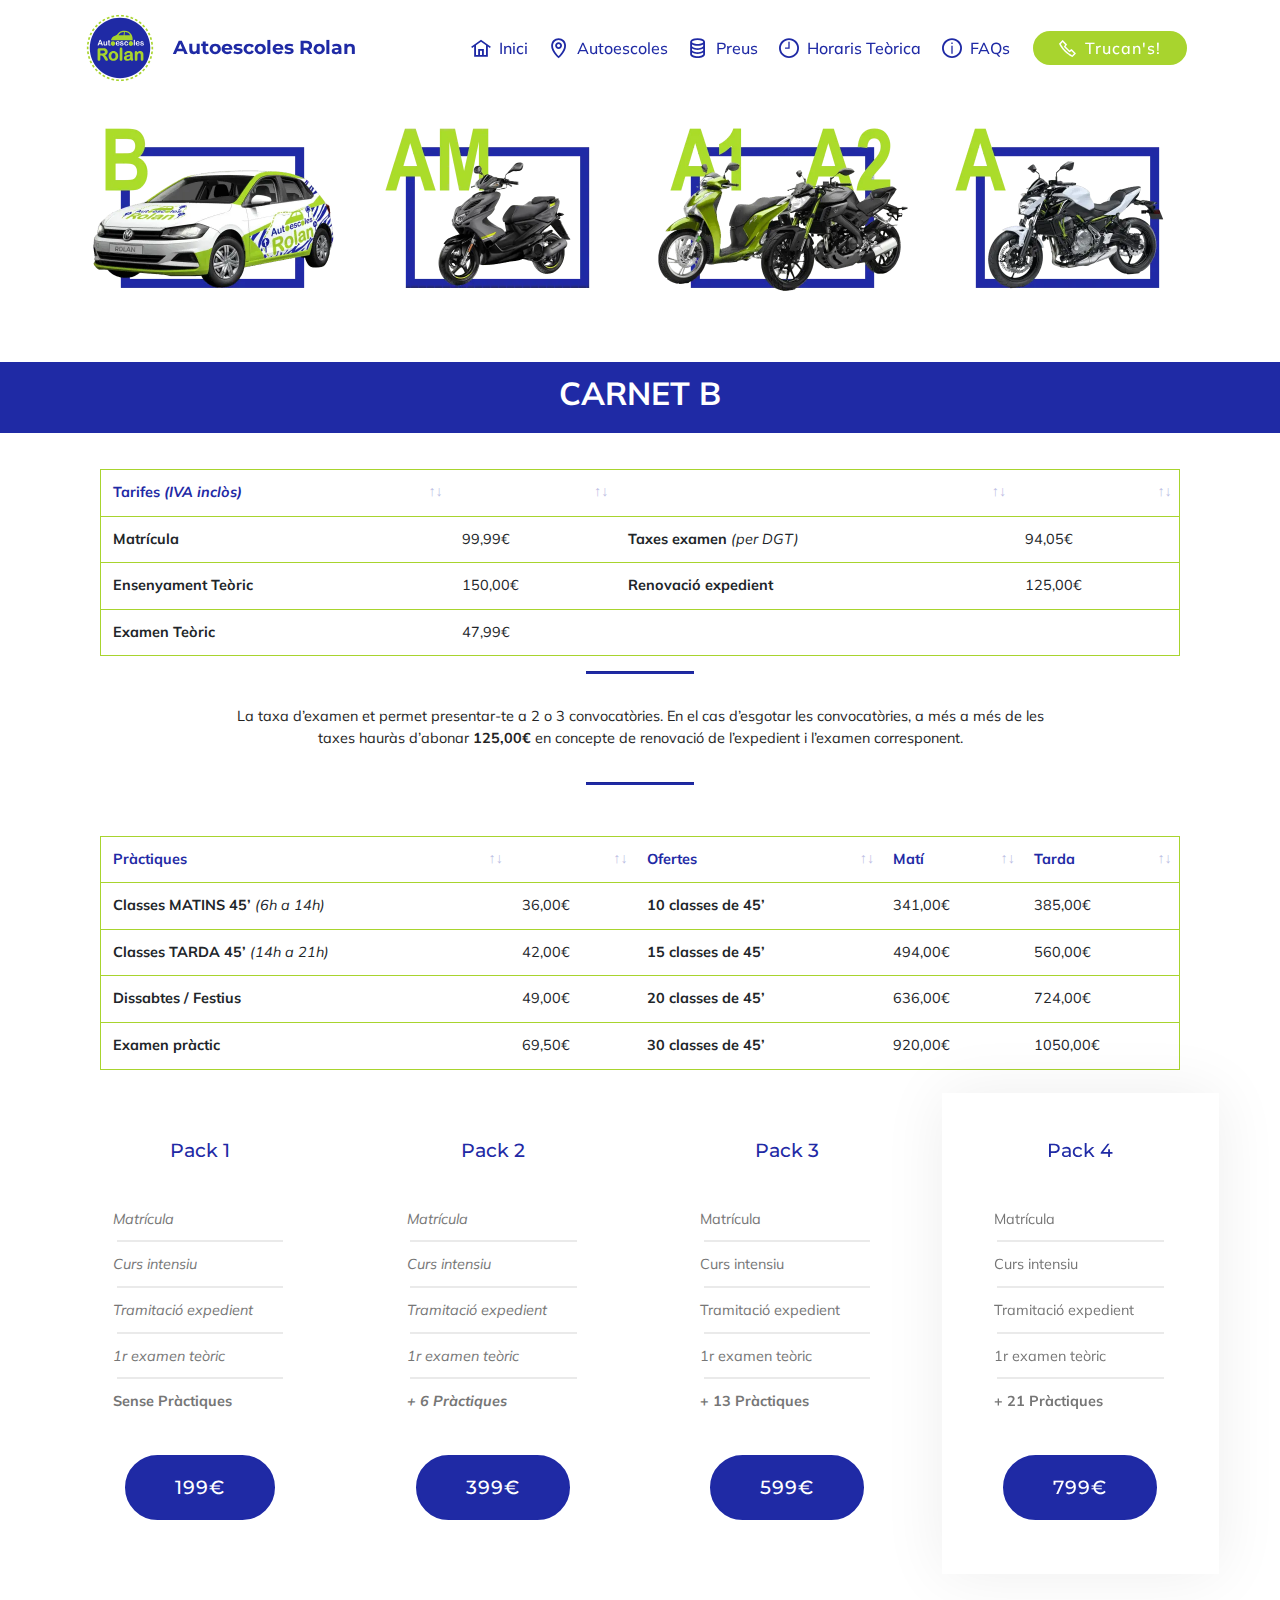
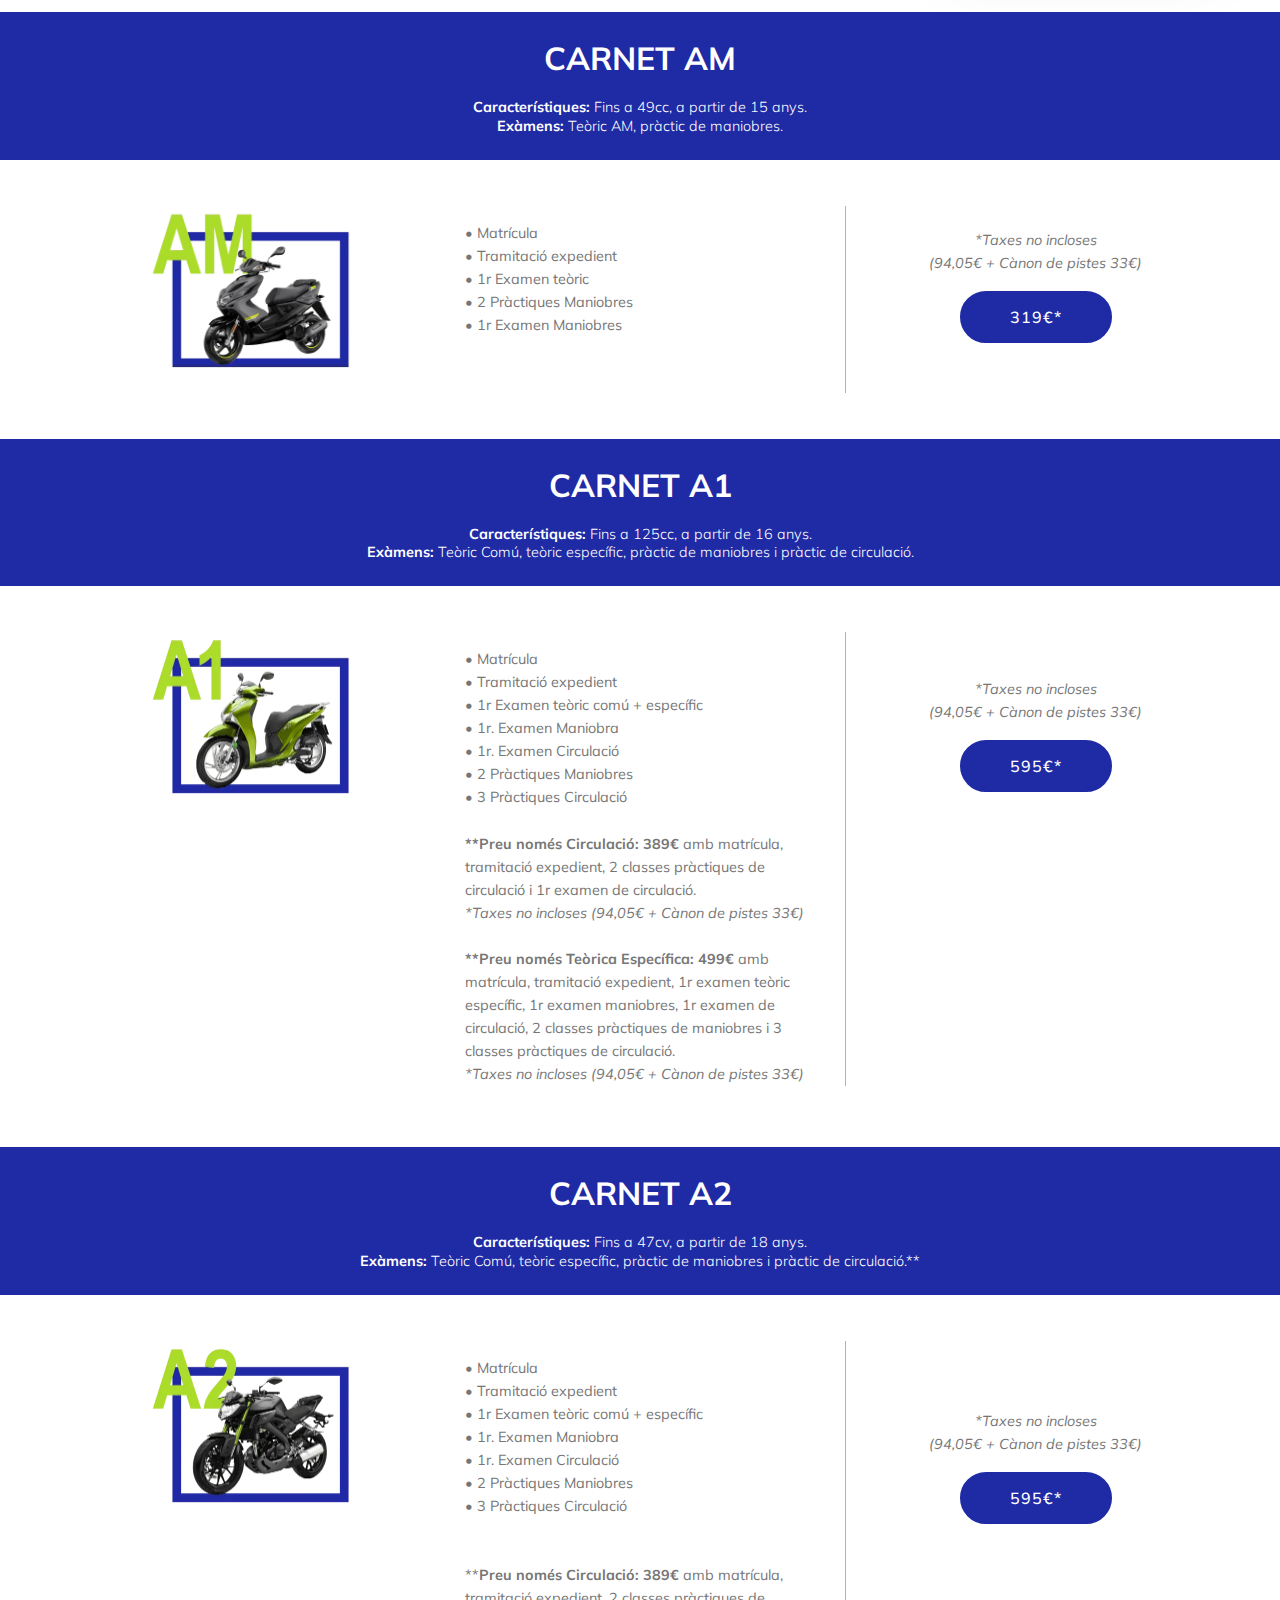
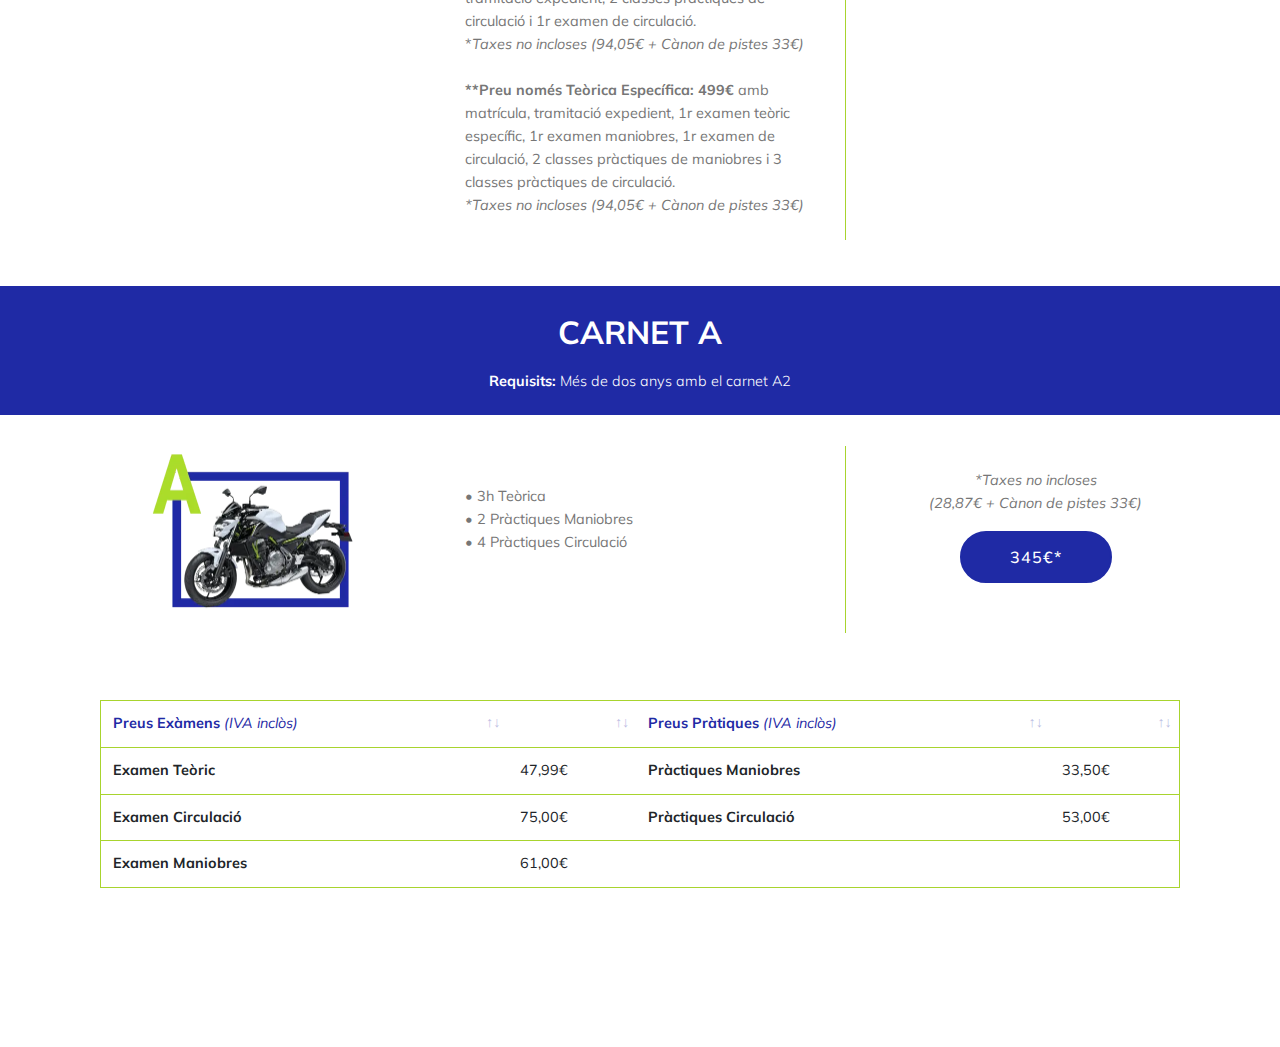
<file: preus.html>
<!DOCTYPE html>
<html  >
<head>
  <!-- Site made with Mobirise Website Builder v5.9.6, https://mobirise.com -->
  <meta charset="UTF-8">
  <meta http-equiv="X-UA-Compatible" content="IE=edge">
  <meta name="generator" content="Mobirise v5.9.6, mobirise.com">
  <meta name="twitter:card" content="summary_large_image"/>
  <meta name="twitter:image:src" content="assets/images/preus-meta.jpg">
  <meta property="og:image" content="assets/images/preus-meta.jpg">
  <meta name="twitter:title" content="Preus | Formant conductors des de 1987">
  <meta name="viewport" content="width=device-width, initial-scale=1, minimum-scale=1">
  <link rel="shortcut icon" href="assets/images/logorolan-icon.svg" type="image/x-icon">
  <meta name="description" content="Autoescoles Rolan, més de 30 anys dedicats a la formació vial amb centres repartits a la costa del Barcelonès i El Maresme.">
  
  
  <title>Preus | Formant conductors des de 1987</title>
  <link rel="stylesheet" href="assets/web/assets/mobirise-icons2/mobirise2.css">
  <link rel="stylesheet" href="assets/bootstrap/css/bootstrap.min.css">
  <link rel="stylesheet" href="assets/bootstrap/css/bootstrap-grid.min.css">
  <link rel="stylesheet" href="assets/bootstrap/css/bootstrap-reboot.min.css">
  <link rel="stylesheet" href="assets/tether/tether.min.css">
  <link rel="stylesheet" href="assets/dropdown/css/style.css">
  <link rel="stylesheet" href="assets/datatables/data-tables.bootstrap4.min.css">
  <link rel="stylesheet" href="assets/socicon/css/styles.css">
  <link rel="stylesheet" href="assets/theme/css/style.css">
  <link rel="preload" href="https://fonts.googleapis.com/css?family=Montserrat:100,100i,200,200i,300,300i,400,400i,500,500i,600,600i,700,700i,800,800i,900,900i&display=swap" as="style" onload="this.onload=null;this.rel='stylesheet'">
  <noscript><link rel="stylesheet" href="https://fonts.googleapis.com/css?family=Montserrat:100,100i,200,200i,300,300i,400,400i,500,500i,600,600i,700,700i,800,800i,900,900i&display=swap"></noscript>
  <link rel="preload" href="https://fonts.googleapis.com/css?family=Muli:200,200i,300,300i,400,400i,600,600i,700,700i,800,800i,900,900i&display=swap" as="style" onload="this.onload=null;this.rel='stylesheet'">
  <noscript><link rel="stylesheet" href="https://fonts.googleapis.com/css?family=Muli:200,200i,300,300i,400,400i,600,600i,700,700i,800,800i,900,900i&display=swap"></noscript>
  <link rel="preload" as="style" href="assets/mobirise/css/mbr-additional.css"><link rel="stylesheet" href="assets/mobirise/css/mbr-additional.css" type="text/css">

  
    
  <style>
section:nth-last-of-type(1) {
display: none !important
</style>
  
</head>
<body>
  
  <section class="menu cid-rTApaTiAJ2" once="menu" id="menu1-2b">

    

    <nav class="navbar navbar-expand beta-menu navbar-dropdown align-items-center navbar-fixed-top navbar-toggleable-sm bg-color transparent">
        <button class="navbar-toggler navbar-toggler-right" type="button" data-toggle="collapse" data-target="#navbarSupportedContent" aria-controls="navbarSupportedContent" aria-expanded="false" aria-label="Toggle navigation">
            <div class="hamburger">
                <span></span>
                <span></span>
                <span></span>
                <span></span>
            </div>
        </button>
        <div class="menu-logo">
            <div class="navbar-brand">
                <span class="navbar-logo">
                    <a href="inici.html">
                         <img src="assets/images/logorolan-icon.svg" alt="Logo" title="Logo Rolan" style="height: 5rem;">
                    </a>
                </span>
                <span class="navbar-caption-wrap"><a class="navbar-caption text-success text-primary display-5" href="index.html">Autoescoles Rolan</a></span>
            </div>
        </div>
        <div class="collapse navbar-collapse" id="navbarSupportedContent">
            <ul class="navbar-nav nav-dropdown" data-app-modern-menu="true"><li class="nav-item">
                    <a class="nav-link link text-success text-primary display-4" href="index.html"><span class="mobi-mbri mobi-mbri-home mbr-iconfont mbr-iconfont-btn" style="font-size: 20px;"></span>Inici</a>
                </li>
                <li class="nav-item">
                    <a class="nav-link link text-success text-primary display-4" href="autoescoles.html"><span class="mobi-mbri mobi-mbri-map-pin mbr-iconfont mbr-iconfont-btn" style="font-size: 20px;"></span>
                        
                        Autoescoles</a>
                </li><li class="nav-item"><a class="nav-link link text-success text-primary display-4" href="preus.html"><span class="mobi-mbri mobi-mbri-database mbr-iconfont mbr-iconfont-btn" style="font-size: 20px;"></span>Preus</a></li><li class="nav-item"><a class="nav-link link text-success text-primary display-4" href="horaris.html"><span class="mobi-mbri mobi-mbri-clock mbr-iconfont mbr-iconfont-btn" style="font-size: 20px;"></span>Horaris Teòrica</a></li><li class="nav-item"><a class="nav-link link text-success text-primary display-4" href="faqs.html"><span class="mobi-mbri mobi-mbri-info mbr-iconfont mbr-iconfont-btn" style="font-size: 20px;"></span>FAQs</a></li></ul>
            <div class="navbar-buttons mbr-section-btn"><a class="btn btn-sm btn-secondary display-4" href="tel:934647857"><span class="mobi-mbri mobi-mbri-phone mbr-iconfont mbr-iconfont-btn" style="font-size: 17px;"></span>
                    
                    Trucan's!
                </a></div>
        </div>
    </nav>
</section>

<section class="team1 cid-rTxvqGGYgy" id="team1-1s">
    
    
    
    <div class="container align-center">
        
        
        <div class="row media-row">
            
        <div class="team-item col-lg-3 col-md-6">
                <div class="item-image">
                    <a href="page2.html#content5-z"><img src="assets/images/b-2-510x390.webp" alt="" title=""></a>
                </div>
                
            </div><div class="team-item col-lg-3 col-md-6">
                <div class="item-image">
                    <a href="page2.html#content5-1u"><img src="assets/images/am-3-510x390.webp" alt="" title=""></a>
                </div>
                
            </div><div class="team-item col-lg-3 col-md-6">
                <div class="item-image">
                    <a href="page2.html#content5-1x"><img src="assets/images/a1a2-2-510x390.webp" alt="" title=""></a>
                </div>
                
            </div><div class="team-item col-lg-3 col-md-6">
                <div class="item-image">
                    <a href="page2.html#content5-21"><img src="assets/images/a-2-510x390.webp" alt="" title=""></a>
                </div>
                
            </div></div>    
    </div>
</section>

<section class="mbr-section content5 cid-rTkQB6SEji" id="content5-z">

    

    

    <div class="container">
        <div class="media-container-row">
            <div class="title col-12 col-md-8">
                <h2 class="align-center mbr-bold mbr-white pb-3 mbr-fonts-style display-2">CARNET B</h2>
                
                
                
            </div>
        </div>
    </div>
</section>

<section class="section-table cid-rTzIDKWOaC" id="table1-1t">

  
  
  <div class="container container-table">
      
      
      <div class="table-wrapper">
        <div class="container">
          
        </div>

        <div class="container scroll">
          <table class="table" cellspacing="0">
            <thead>
              <tr class="table-heads ">
                  
                  
                  
                  
              <th class="head-item mbr-fonts-style display-7">
                      Tarifes <em>(IVA inclòs)</em></th><th class="head-item mbr-fonts-style display-7"></th><th class="head-item mbr-fonts-style display-7"></th><th class="head-item mbr-fonts-style display-7"></th></tr>
            </thead>

            <tbody>
              
              
              
              
            <tr> 
                
                
                
                
              <td class="body-item mbr-fonts-style display-7"><strong>Matrícula</strong></td><td class="body-item mbr-fonts-style display-7">99,99€</td><td class="body-item mbr-fonts-style display-7"><strong>Taxes examen </strong><em>(per DGT)</em></td><td class="body-item mbr-fonts-style display-7">94,05€</td></tr><tr> 
                
                
                
                
              <td class="body-item mbr-fonts-style display-7"><strong>Ensenyament Teòric</strong></td><td class="body-item mbr-fonts-style display-7">150,00€</td><td class="body-item mbr-fonts-style display-7"><strong>Renovació expedient<br></strong></td><td class="body-item mbr-fonts-style display-7">125,00€</td></tr><tr> 
                
                
                
                
              <td class="body-item mbr-fonts-style display-7"><strong>Examen Teòric</strong></td><td class="body-item mbr-fonts-style display-7">47,99€</td><td class="body-item mbr-fonts-style display-7"></td><td class="body-item mbr-fonts-style display-7"></td></tr></tbody>
          </table>
        </div>
        <div class="container table-info-container">
          
        </div>
      </div>
    </div>
</section>

<section class="mbr-section article content9 cid-rTkUWRZQXd" id="content9-12">
    
     

    <div class="container">
        <div class="inner-container" style="width: 75%;">
            <hr class="line" style="width: 13%;">
            <div class="section-text align-center mbr-fonts-style display-7">La taxa d’examen et permet
presentar-te a 2 o 3 
convocatòries. En el cas
d’esgotar les convocatòries,
a més a més de les taxes
hauràs d’abonar <strong>125,00€</strong>
 en concepte de renovació
de l’expedient i l’examen
corresponent.</div>
            <hr class="line" style="width: 13%;">
        </div>
        </div>
</section>

<section class="section-table cid-rTxk6istYq" id="table1-1r">

  
  
  <div class="container container-table">
      
      
      <div class="table-wrapper">
        <div class="container">
          
        </div>

        <div class="container scroll">
          <table class="table" cellspacing="0">
            <thead>
              <tr class="table-heads ">
                  
                  
                  
                  
              <th class="head-item mbr-fonts-style display-7">
                      Pràctiques</th><th class="head-item mbr-fonts-style display-7"></th><th class="head-item mbr-fonts-style display-7">
                      Ofertes</th><th class="head-item mbr-fonts-style display-7">Matí&nbsp;</th><th class="head-item mbr-fonts-style display-7">Tarda&nbsp;</th></tr>
            </thead>

            <tbody>
              
              
              
              
            <tr> 
                
                
                
                
              <td class="body-item mbr-fonts-style display-7"><strong>Classes MATINS 45’ </strong><em>(6h a 14h)</em></td><td class="body-item mbr-fonts-style display-7">36,00€</td><td class="body-item mbr-fonts-style display-7"><strong>10 classes de 45’</strong></td><td class="body-item mbr-fonts-style display-7">341,00€</td><td class="body-item mbr-fonts-style display-7">385,00€</td></tr><tr>
                
                
                
                
              <td class="body-item mbr-fonts-style display-7"><strong>Classes TARDA 45’ </strong><em>(14h a 21h)</em></td><td class="body-item mbr-fonts-style display-7">42,00€</td><td class="body-item mbr-fonts-style display-7"><strong>15 classes de 45’</strong></td><td class="body-item mbr-fonts-style display-7">494,00€</td><td class="body-item mbr-fonts-style display-7">560,00€</td></tr><tr>
                
                
                
                
              <td class="body-item mbr-fonts-style display-7"><strong>Dissabtes / Festius</strong></td><td class="body-item mbr-fonts-style display-7">49,00€</td><td class="body-item mbr-fonts-style display-7"><strong>20 classes de 45’</strong></td><td class="body-item mbr-fonts-style display-7">636,00€</td><td class="body-item mbr-fonts-style display-7">724,00€</td></tr><tr>
                
                
                
                
              <td class="body-item mbr-fonts-style display-7"><strong>Examen pràctic</strong></td><td class="body-item mbr-fonts-style display-7">69,50€</td><td class="body-item mbr-fonts-style display-7"><strong>30 classes de 45’</strong></td><td class="body-item mbr-fonts-style display-7">920,00€</td><td class="body-item mbr-fonts-style display-7">1050,00€</td></tr></tbody>
          </table>
        </div>
        <div class="container table-info-container">
          
        </div>
      </div>
    </div>
</section>

<section class="pricing-table2 cid-rTxh3TjA0y" id="pricing-tables2-1p">

    

    

    <div class="container">
        <div class="media-container-row">

            <div class="plan col-12 mx-2 my-2 justify-content-center col-lg-3">
                <div class="plan-header text-center pt-5">
                    <h3 class="plan-title mbr-fonts-style display-5">
                        Pack 1</h3>
                    <div class="plan-price">
                        <span class="price-value mbr-fonts-style display-5">&nbsp;</span>
                        <span class="price-figure mbr-fonts-style display-5">&nbsp;</span>
                        <small class="price-term mbr-fonts-style display-7"></small>
                    </div>
                </div>
                <div class="plan-body">
                    <div class="plan-list align-center">
                        <ul class="list-group list-group-flush mbr-fonts-style display-7">
                            <li class="list-group-item"><em>Matrícula</em></li><li class="list-group-item"><em>
Curs intensiu</em></li><li class="list-group-item"><em>Tramitació expedient</em></li><li class="list-group-item"><em>1r examen teòric</em></li><li class="list-group-item"><strong>Sense Pràctiques</strong></li>
                        </ul>
                    </div>
                    <div class="mbr-section-btn text-center py-4 pb-5"><a href="page2.html#pricing-tables2-1p" class="btn btn-primary display-5">199€</a></div>
                </div>
            </div>

            <div class="plan col-12 mx-2 my-2 justify-content-center col-lg-3">
                <div class="plan-header text-center pt-5">
                    <h3 class="plan-title mbr-fonts-style display-5">
                        Pack 2</h3>
                    <div class="plan-price">
                        <span class="price-value mbr-fonts-style display-5">&nbsp;&nbsp;</span>
                        <span class="price-figure mbr-fonts-style display-5">&nbsp;</span>
                        <small class="price-term mbr-fonts-style display-7"></small>
                    </div>
                </div>
                <div class="plan-body">
                    <div class="plan-list align-center">
                        <ul class="list-group list-group-flush mbr-fonts-style display-7">
                            <li class="list-group-item"><em>Matrícula&nbsp;</em></li><li class="list-group-item"><em>Curs intensiu&nbsp;</em></li><li class="list-group-item"><em>Tramitació expedient&nbsp;</em></li><li class="list-group-item"><em>1r examen teòric&nbsp;</em></li><li class="list-group-item"><em><strong>+ 6 Pràctiques</strong></em></li>
                        </ul>
                    </div>
                    <div class="mbr-section-btn text-center py-4 pb-5"><a href="page2.html#pricing-tables2-1p" class="btn btn-primary display-5">399€</a></div>
                </div>
            </div>

            <div class="plan col-12 mx-2 my-2 justify-content-center col-lg-3">
                <div class="plan-header text-center pt-5">
                    <h3 class="plan-title mbr-fonts-style display-5">
                        Pack 3</h3>
                    <div class="plan-price">
                        <span class="price-value mbr-fonts-style display-5">&nbsp;</span>
                        <span class="price-figure mbr-fonts-style display-5">&nbsp;</span>
                        <small class="price-term mbr-fonts-style display-7"></small>
                    </div>
                </div>
                <div class="plan-body">
                    <div class="plan-list align-center">
                        <ul class="list-group list-group-flush mbr-fonts-style display-7">
                            <li class="list-group-item">Matrícula&nbsp;</li><li class="list-group-item">Curs intensiu&nbsp;</li><li class="list-group-item">Tramitació expedient&nbsp;</li><li class="list-group-item">1r examen teòric&nbsp;</li><li class="list-group-item"><strong>+ 13 Pràctiques</strong></li>
                        </ul>
                    </div>
                    <div class="mbr-section-btn text-center py-4 pb-5"><a href="page2.html#pricing-tables2-1p" class="btn btn-primary display-5">599€</a></div>
                </div>
            </div>

            <div class="plan col-12 mx-2 my-2 justify-content-center favorite col-lg-3">
                <div class="plan-header text-center pt-5">
                    <h3 class="plan-title mbr-fonts-style display-5">Pack 4</h3>
                    <div class="plan-price">
                        <span class="price-value mbr-fonts-style display-5">&nbsp;&nbsp;</span>
                        <span class="price-figure mbr-fonts-style display-5">&nbsp;</span>
                        <small class="price-term mbr-fonts-style display-7"></small>
                    </div>
                </div>
                <div class="plan-body">
                    <div class="plan-list align-center">
                        <ul class="list-group list-group-flush mbr-fonts-style display-7">
                            <li class="list-group-item">Matrícula&nbsp;</li><li class="list-group-item">Curs intensiu&nbsp;</li><li class="list-group-item">Tramitació expedient&nbsp;</li><li class="list-group-item">1r examen teòric&nbsp;</li><li class="list-group-item"><strong>+ 21 Pràctiques</strong></li>
                        </ul>
                    </div>
                    <div class="mbr-section-btn text-center py-4 pb-5"><a href="page2.html#pricing-tables2-1p" class="btn btn-primary display-5">799€</a></div>
                </div>
            </div>

        </div>
    </div>
</section>

<section class="mbr-section content5 cid-rTzK54Fbu0" id="content5-1u">

    

    

    <div class="container">
        <div class="media-container-row">
            <div class="title col-12 col-md-8">
                <h2 class="align-center mbr-bold mbr-white pb-3 mbr-fonts-style display-2">CARNET AM</h2>
                <h3 class="mbr-section-subtitle align-center mbr-light mbr-white pb-3 mbr-fonts-style display-7"><strong>Característiques:</strong> Fins a 49cc, a partir de 15 anys.<div><strong>Exàmens:</strong> Teòric AM, pràctic de maniobres.</div></h3>
                
                
            </div>
        </div>
    </div>
</section>

<section class="services4 cid-rTzKFMcRCj" xmlns="http://www.w3.org/1999/html" id="services4-1w">
    <!---->
    
    <!---->
    <!--Overlay-->
    
    <!--Container-->
    <div class="container">
        <div class="row">
            <!--Card-1-->
            <div class="card p-3 col-12">
                <div class="card-wrapper media-container-row media-container-row">
                    <div class="card-box">
                        <div class="row">
                            <div class="col-12 col-md-12 col-lg-4">
                                <div class="wrapper">
                                    <!--Image-->
                                    <div class="mbr-figure" style="width: 70%;">
                                        <img src="assets/images/am-3-510x390.webp" alt="Mobirise" title="">
                                    </div>
                                </div>
                            </div>
                            <div class="col-12 col-md-7 col-lg-4">
                                <div class="wrapper col-left">
                                    <!--Title-->
                                    
                                    <!--Subtitle-->
                                    <p class="mbr-text mbr-fonts-style pt-3 display-7">•	Matrícula<br>	•	Tramitació expedient<br>	•	1r Examen teòric<br>	•	2 Pràctiques Maniobres             <br>	•	1r Examen Maniobres</p>
                                </div>
                            </div>
                            <div class="col-12 col-md-5 col-lg-4">
                                <div class="wrapper border_wrapper">
                                    <!--Cost-->
                                    <p class="mbr-text mbr-fonts-style col-right mbr-black align-center display-7"><em>
                                        </em><br><em>*Taxes no incloses <br>(94,05€ + Cànon de pistes 33€)</em></p>
                                    <!--Btn-->
                                    <div class="mbr-section-btn col-right align-center"><a href="page2.html#content5-1u" class="btn m-0 btn-primary display-4">
                                            319€*</a></div>
                                </div>
                            </div>
                        </div>
                    </div>
                </div>
            </div>
            <!--Card-2-->
            
            <!--Card-3-->
            
        </div>
    </div>
</section>

<section class="mbr-section content5 cid-rTzM96uTqL" id="content5-1x">

    

    

    <div class="container">
        <div class="media-container-row">
            <div class="title col-12 col-md-8">
                <h2 class="align-center mbr-bold mbr-white pb-3 mbr-fonts-style display-2">CARNET A1</h2>
                <h3 class="mbr-section-subtitle align-center mbr-light mbr-white pb-3 mbr-fonts-style display-7"><strong>Característiques:</strong> Fins a 125cc, a partir de 16 anys.<div><strong>Exàmens:</strong> Teòric Comú, teòric específic, pràctic de maniobres i pràctic de circulació.</div></h3>
                
                
            </div>
        </div>
    </div>
</section>

<section class="services4 cid-rTzMyTClE6" xmlns="http://www.w3.org/1999/html" id="services4-1y">
    <!---->
    
    <!---->
    <!--Overlay-->
    
    <!--Container-->
    <div class="container">
        <div class="row">
            <!--Card-1-->
            <div class="card p-3 col-12">
                <div class="card-wrapper media-container-row media-container-row">
                    <div class="card-box">
                        <div class="row">
                            <div class="col-12 col-md-12 col-lg-4">
                                <div class="wrapper">
                                    <!--Image-->
                                    <div class="mbr-figure" style="width: 70%;">
                                        <img src="assets/images/a1-490x375.webp" alt="Mobirise" title="">
                                    </div>
                                </div>
                            </div>
                            <div class="col-12 col-md-7 col-lg-4">
                                <div class="wrapper col-left">
                                    <!--Title-->
                                    
                                    <!--Subtitle-->
                                    <p class="mbr-text mbr-fonts-style pt-3 display-7">•	Matrícula<br>	•	Tramitació expedient<br>	•	1r Examen teòric comú + específic<br>• 1r. Examen Maniobra<br>• 1r. Examen Circulació<br>	•	2 Pràctiques Maniobres             <br>•	3 Pràctiques Circulació<br><br><strong>**Preu només Circulació: 389€</strong> amb matrícula, tramitació expedient, 2 classes pràctiques de circulació i 1r examen de circulació.<br><em>*Taxes no incloses (94,05€ + Cànon de pistes 33€)</em><br><br><strong>**Preu només Teòrica Específica: 499€</strong> amb matrícula, tramitació expedient, 1r examen teòric específic, 1r examen maniobres, 1r examen de circulació, 2 classes pràctiques de maniobres i 3 classes pràctiques de circulació.<br><em>*Taxes no incloses (94,05€ + Cànon de pistes 33€)</em><br></p>
                                </div>
                            </div>
                            <div class="col-12 col-md-5 col-lg-4">
                                <div class="wrapper border_wrapper">
                                    <!--Cost-->
                                    <p class="mbr-text mbr-fonts-style col-right mbr-black align-center display-7"><em>
                                        </em><br><br><em>*Taxes no incloses <br>(94,05€ + Cànon de pistes 33€)</em></p>
                                    <!--Btn-->
                                    <div class="mbr-section-btn col-right align-center"><a href="page2.html#content5-1x" class="btn m-0 btn-primary display-4">
                                            595€*</a></div>
                                </div>
                            </div>
                        </div>
                    </div>
                </div>
            </div>
            <!--Card-2-->
            
            <!--Card-3-->
            
        </div>
    </div>
</section>

<section class="mbr-section content5 cid-rTzNxGK6PD" id="content5-1z">

    

    

    <div class="container">
        <div class="media-container-row">
            <div class="title col-12 col-md-8">
                <h2 class="align-center mbr-bold mbr-white pb-3 mbr-fonts-style display-2">CARNET A2</h2>
                <h3 class="mbr-section-subtitle align-center mbr-light mbr-white pb-3 mbr-fonts-style display-7"><strong>Característiques:</strong> Fins a 47cv, a partir de 18 anys.<div><strong>Exàmens:</strong> Teòric Comú, teòric específic, pràctic de maniobres i pràctic de circulació.**</div></h3>
                
                
            </div>
        </div>
    </div>
</section>

<section class="services4 cid-rTzNyRiVdr" xmlns="http://www.w3.org/1999/html" id="services4-20">
    <!---->
    
    <!---->
    <!--Overlay-->
    
    <!--Container-->
    <div class="container">
        <div class="row">
            <!--Card-1-->
            <div class="card p-3 col-12">
                <div class="card-wrapper media-container-row media-container-row">
                    <div class="card-box">
                        <div class="row">
                            <div class="col-12 col-md-12 col-lg-4">
                                <div class="wrapper">
                                    <!--Image-->
                                    <div class="mbr-figure" style="width: 70%;">
                                        <img src="assets/images/a2-490x375.webp" alt="Mobirise" title="">
                                    </div>
                                </div>
                            </div>
                            <div class="col-12 col-md-7 col-lg-4">
                                <div class="wrapper col-left">
                                    <!--Title-->
                                    
                                    <!--Subtitle-->
                                    <p class="mbr-text mbr-fonts-style pt-3 display-7">• Matrícula<br>• Tramitació expedient<br>• 1r Examen teòric comú + específic<br>• 1r. Examen Maniobra<br>• 1r. Examen Circulació<br>• 2 Pràctiques Maniobres<br>• 3 Pràctiques Circulació<br><br><br>**<strong>Preu només Circulació:&nbsp;389€</strong> amb matrícula, tramitació expedient, 2 classes pràctiques de circulació i 1r examen de circulació. <br>*<em>Taxes no incloses&nbsp;(94,05€ + Cànon de pistes 33€)</em><br><br><strong>**Preu només Teòrica Específica:&nbsp;499€</strong> amb matrícula, tramitació expedient, 1r examen teòric específic, 1r examen maniobres, 1r examen de circulació,&nbsp;2 classes pràctiques de maniobres i 3 classes pràctiques de circulació.<br><em>*Taxes no incloses (94,05€ + Cànon de pistes 33€)</em><br><br></p>
                                </div>
                            </div>
                            <div class="col-12 col-md-5 col-lg-4">
                                <div class="wrapper border_wrapper">
                                    <!--Cost-->
                                    <p class="mbr-text mbr-fonts-style col-right mbr-black align-center display-7"><em>
                                        </em><br><br><br><em>*Taxes no incloses <br>(94,05€ + Cànon de pistes 33€)</em></p>
                                    <!--Btn-->
                                    <div class="mbr-section-btn col-right align-center"><a href="page2.html#content5-1z" class="btn m-0 btn-primary display-4">
                                            595€*</a></div>
                                </div>
                            </div>
                        </div>
                    </div>
                </div>
            </div>
            <!--Card-2-->
            
            <!--Card-3-->
            
        </div>
    </div>
</section>

<section class="mbr-section content5 cid-rTzOze6KPf" id="content5-21">

    

    

    <div class="container">
        <div class="media-container-row">
            <div class="title col-12 col-md-8">
                <h2 class="align-center mbr-bold mbr-white pb-3 mbr-fonts-style display-2">CARNET A</h2>
                <h3 class="mbr-section-subtitle align-center mbr-light mbr-white pb-3 mbr-fonts-style display-7"><strong>Requisits:</strong> Més de dos anys amb el carnet A2</h3>
                
                
            </div>
        </div>
    </div>
</section>

<section class="services4 cid-rTzOBHupLe" xmlns="http://www.w3.org/1999/html" id="services4-22">
    <!---->
    
    <!---->
    <!--Overlay-->
    
    <!--Container-->
    <div class="container">
        <div class="row">
            <!--Card-1-->
            <div class="card p-3 col-12">
                <div class="card-wrapper media-container-row media-container-row">
                    <div class="card-box">
                        <div class="row">
                            <div class="col-12 col-md-12 col-lg-4">
                                <div class="wrapper">
                                    <!--Image-->
                                    <div class="mbr-figure" style="width: 70%;">
                                        <img src="assets/images/a-490x375.webp" alt="Mobirise" title="">
                                    </div>
                                </div>
                            </div>
                            <div class="col-12 col-md-7 col-lg-4">
                                <div class="wrapper col-left">
                                    <!--Title-->
                                    
                                    <!--Subtitle-->
                                    <p class="mbr-text mbr-fonts-style pt-3 display-7"><br>• 3h Teòrica<br>	• 2 Pràctiques Maniobres<br>	• 4 Pràctiques Circulació&nbsp;</p>
                                </div>
                            </div>
                            <div class="col-12 col-md-5 col-lg-4">
                                <div class="wrapper border_wrapper">
                                    <!--Cost-->
                                    <p class="mbr-text mbr-fonts-style col-right mbr-black align-center display-7"><em>
                                        </em><br><em>*Taxes no incloses <br>(28,87€ + Cànon de pistes 33€)</em></p>
                                    <!--Btn-->
                                    <div class="mbr-section-btn col-right align-center"><a href="page2.html#content5-21" class="btn m-0 btn-primary display-4">
                                            345€*</a></div>
                                </div>
                            </div>
                        </div>
                    </div>
                </div>
            </div>
            <!--Card-2-->
            
            <!--Card-3-->
            
        </div>
    </div>
</section>

<section class="section-table cid-rTA3tgA0Uj" id="table1-24">

  
  
  <div class="container container-table">
      
      
      <div class="table-wrapper">
        <div class="container">
          
        </div>

        <div class="container scroll">
          <table class="table" cellspacing="0">
            <thead>
              <tr class="table-heads ">
                  
                  
                  
                  
              <th class="head-item mbr-fonts-style display-7">
                      Preus Exàmens <span style="font-weight: normal;"><em>(IVA inclòs)</em></span></th><th class="head-item mbr-fonts-style display-7"></th><th class="head-item mbr-fonts-style display-7">
                      Preus Pràtiques <span style="font-weight: normal;"><em>(IVA inclòs)</em></span></th><th class="head-item mbr-fonts-style display-7"></th></tr>
            </thead>

            <tbody>
              
              
              
              
            <tr> 
                
                
                
                
              <td class="body-item mbr-fonts-style display-7"><strong>Examen Teòric</strong></td><td class="body-item mbr-fonts-style display-7">47,99€</td><td class="body-item mbr-fonts-style display-7"><strong>Pràctiques Maniobres</strong></td><td class="body-item mbr-fonts-style display-7">33,50€</td></tr><tr>
                
                
                
                
              <td class="body-item mbr-fonts-style display-7"><strong>Examen Circulació</strong></td><td class="body-item mbr-fonts-style display-7">75,00€</td><td class="body-item mbr-fonts-style display-7"><strong>Pràctiques Circulació</strong></td><td class="body-item mbr-fonts-style display-7">53,00€</td></tr><tr>
                
                
                
                
              <td class="body-item mbr-fonts-style display-7"><strong>Examen Maniobres</strong></td><td class="body-item mbr-fonts-style display-7">61,00€</td><td class="body-item mbr-fonts-style display-7"></td><td class="body-item mbr-fonts-style display-7"></td></tr></tbody>
          </table>
        </div>
        <div class="container table-info-container">
          
        </div>
      </div>
    </div>
</section>

<section once="footers" class="cid-rTBrG8I8LM mbr-reveal" id="footer7-2p">

    

    

    <div class="container">
        <div class="media-container-row align-center mbr-white">
            <div class="row row-links">
                <ul class="foot-menu">
                    
                    
                    
                    
                    
                <li class="foot-menu-item mbr-fonts-style display-4"><a href="index.html" class="text-white text-primary">Inici</a></li><li class="foot-menu-item mbr-fonts-style display-4"><a href="autoescoles.html" class="text-white">Autoescoles</a></li><li class="foot-menu-item mbr-fonts-style display-4"><a href="preus.html" class="text-white">Preus</a></li><li class="foot-menu-item mbr-fonts-style display-4"><a href="horaris.html" class="text-white">Horaris Teòrica</a></li><li class="foot-menu-item mbr-fonts-style display-4"><a href="faqs.html" class="text-white">FAQs</a></li></ul>
            </div>
            <div class="row social-row">
                <div class="social-list align-right pb-2">
                    
                    
                    
                    
                    
                    
                <div class="soc-item">
                        <a href="http://www.facebook.com/pg/autoescolesrolan" target="_blank">
                            <span class="mbr-iconfont mbr-iconfont-social socicon-facebook socicon"></span>
                        </a>
                    </div><div class="soc-item">
                        <a href="http://www.instagram.com/autoescolesrolan/" target="_blank">
                            <span class="mbr-iconfont mbr-iconfont-social socicon-instagram socicon"></span>
                        </a>
                    </div><div class="soc-item">
                        <a href="mailto:badalona@autoescolesrolan.cat">
                            <span class="mbr-iconfont mbr-iconfont-social socicon-mail socicon"></span>
                        </a>
                    </div></div>
            </div>
            <div class="row row-copirayt">
                <p class="mbr-text mb-0 mbr-fonts-style mbr-white align-center display-4"></p>
            </div>
        </div>
    </div>
</section><section class="display-7" style="padding: 0;align-items: center;justify-content: center;flex-wrap: wrap;    align-content: center;display: flex;position: relative;height: 4rem;"><a href="https://mobiri.se/1203033" style="flex: 1 1;height: 4rem;position: absolute;width: 100%;z-index: 1;"><img alt="" style="height: 4rem;" src="[data-uri]"></a><p style="margin: 0;text-align: center;" class="display-7">&#8204;</p><a style="z-index:1" href="https://mobirise.com/builder/landing-page-software.html">Landing Page Software</a></section><script src="assets/popper/popper.min.js"></script>  <script src="assets/web/assets/jquery/jquery.min.js"></script>  <script src="assets/bootstrap/js/bootstrap.min.js"></script>  <script src="assets/tether/tether.min.js"></script>  <script src="assets/smoothscroll/smooth-scroll.js"></script>  <script src="assets/dropdown/js/nav-dropdown.js"></script>  <script src="assets/dropdown/js/navbar-dropdown.js"></script>  <script src="assets/touchswipe/jquery.touch-swipe.min.js"></script>  <script src="assets/datatables/jquery.data-tables.min.js"></script>  <script src="assets/datatables/data-tables.bootstrap4.min.js"></script>  <script src="assets/theme/js/script.js"></script>  
  
  
 <div id="scrollToTop" class="scrollToTop mbr-arrow-up"><a style="text-align: center;"><i class="mbr-arrow-up-icon mbr-arrow-up-icon-cm cm-icon cm-icon-smallarrow-up"></i></a></div>
  </body>
</html>
</file>
<file: assets/web/assets/mobirise-icons2/mobirise2.css>
@font-face {
  font-family: 'Moririse2';
  font-display: swap;
  src:  url('mobirise2.eot?f2bix4');
  src:  url('mobirise2.eot?f2bix4#iefix') format('embedded-opentype'),
    url('mobirise2.ttf?f2bix4') format('truetype'),
    url('mobirise2.woff?f2bix4') format('woff'),
    url('mobirise2.svg?f2bix4#mobirise2') format('svg');
  font-weight: normal;
  font-style: normal;
}

[class^="mobi-"], [class*=" mobi-"] {
  /* use !important to prevent issues with browser extensions that change fonts */
  font-family: 'Moririse2' !important;
  speak: none;
  font-style: normal;
  font-weight: normal;
  font-variant: normal;
  text-transform: none;
  line-height: 1;

  /* Better Font Rendering =========== */
  -webkit-font-smoothing: antialiased;
  -moz-osx-font-smoothing: grayscale;
}

.mobi-mbri-add-submenu:before {
  content: "\e900";
}
.mobi-mbri-alert:before {
  content: "\e901";
}
.mobi-mbri-align-center:before {
  content: "\e902";
}
.mobi-mbri-align-justify:before {
  content: "\e903";
}
.mobi-mbri-align-left:before {
  content: "\e904";
}
.mobi-mbri-align-right:before {
  content: "\e905";
}
.mobi-mbri-android:before {
  content: "\e906";
}
.mobi-mbri-apple:before {
  content: "\e907";
}
.mobi-mbri-arrow-down:before {
  content: "\e908";
}
.mobi-mbri-arrow-next:before {
  content: "\e909";
}
.mobi-mbri-arrow-prev:before {
  content: "\e90a";
}
.mobi-mbri-arrow-up:before {
  content: "\e90b";
}
.mobi-mbri-bold:before {
  content: "\e90c";
}
.mobi-mbri-bookmark:before {
  content: "\e90d";
}
.mobi-mbri-bootstrap:before {
  content: "\e90e";
}
.mobi-mbri-briefcase:before {
  content: "\e90f";
}
.mobi-mbri-browse:before {
  content: "\e910";
}
.mobi-mbri-bulleted-list:before {
  content: "\e911";
}
.mobi-mbri-calendar:before {
  content: "\e912";
}
.mobi-mbri-camera:before {
  content: "\e913";
}
.mobi-mbri-cart-add:before {
  content: "\e914";
}
.mobi-mbri-cart-full:before {
  content: "\e915";
}
.mobi-mbri-cash:before {
  content: "\e916";
}
.mobi-mbri-change-style:before {
  content: "\e917";
}
.mobi-mbri-chat:before {
  content: "\e918";
}
.mobi-mbri-clock:before {
  content: "\e919";
}
.mobi-mbri-close:before {
  content: "\e91a";
}
.mobi-mbri-cloud:before {
  content: "\e91b";
}
.mobi-mbri-code:before {
  content: "\e91c";
}
.mobi-mbri-contact-form:before {
  content: "\e91d";
}
.mobi-mbri-credit-card:before {
  content: "\e91e";
}
.mobi-mbri-cursor-click:before {
  content: "\e91f";
}
.mobi-mbri-cust-feedback:before {
  content: "\e920";
}
.mobi-mbri-database:before {
  content: "\e921";
}
.mobi-mbri-delivery:before {
  content: "\e922";
}
.mobi-mbri-desktop:before {
  content: "\e923";
}
.mobi-mbri-devices:before {
  content: "\e924";
}
.mobi-mbri-down:before {
  content: "\e925";
}
.mobi-mbri-download-2:before {
  content: "\e926";
}
.mobi-mbri-download:before {
  content: "\e927";
}
.mobi-mbri-drag-n-drop-2:before {
  content: "\e928";
}
.mobi-mbri-drag-n-drop:before {
  content: "\e929";
}
.mobi-mbri-edit-2:before {
  content: "\e92a";
}
.mobi-mbri-edit:before {
  content: "\e92b";
}
.mobi-mbri-error:before {
  content: "\e92c";
}
.mobi-mbri-extension:before {
  content: "\e92d";
}
.mobi-mbri-features:before {
  content: "\e92e";
}
.mobi-mbri-file:before {
  content: "\e92f";
}
.mobi-mbri-flag:before {
  content: "\e930";
}
.mobi-mbri-folder:before {
  content: "\e931";
}
.mobi-mbri-gift:before {
  content: "\e932";
}
.mobi-mbri-github:before {
  content: "\e933";
}
.mobi-mbri-globe-2:before {
  content: "\e934";
}
.mobi-mbri-globe:before {
  content: "\e935";
}
.mobi-mbri-growing-chart:before {
  content: "\e936";
}
.mobi-mbri-hearth:before {
  content: "\e937";
}
.mobi-mbri-help:before {
  content: "\e938";
}
.mobi-mbri-home:before {
  content: "\e939";
}
.mobi-mbri-hot-cup:before {
  content: "\e93a";
}
.mobi-mbri-idea:before {
  content: "\e93b";
}
.mobi-mbri-image-gallery:before {
  content: "\e93c";
}
.mobi-mbri-image-slider:before {
  content: "\e93d";
}
.mobi-mbri-info:before {
  content: "\e93e";
}
.mobi-mbri-italic:before {
  content: "\e93f";
}
.mobi-mbri-key:before {
  content: "\e940";
}
.mobi-mbri-laptop:before {
  content: "\e941";
}
.mobi-mbri-layers:before {
  content: "\e942";
}
.mobi-mbri-left-right:before {
  content: "\e943";
}
.mobi-mbri-left:before {
  content: "\e944";
}
.mobi-mbri-letter:before {
  content: "\e945";
}
.mobi-mbri-like:before {
  content: "\e946";
}
.mobi-mbri-link:before {
  content: "\e947";
}
.mobi-mbri-lock:before {
  content: "\e948";
}
.mobi-mbri-login:before {
  content: "\e949";
}
.mobi-mbri-logout:before {
  content: "\e94a";
}
.mobi-mbri-magic-stick:before {
  content: "\e94b";
}
.mobi-mbri-map-pin:before {
  content: "\e94c";
}
.mobi-mbri-menu:before {
  content: "\e94d";
}
.mobi-mbri-mobile-2:before {
  content: "\e94e";
}
.mobi-mbri-mobile-horizontal:before {
  content: "\e94f";
}
.mobi-mbri-mobile:before {
  content: "\e950";
}
.mobi-mbri-mobirise:before {
  content: "\e951";
}
.mobi-mbri-more-horizontal:before {
  content: "\e952";
}
.mobi-mbri-more-vertical:before {
  content: "\e953";
}
.mobi-mbri-music:before {
  content: "\e954";
}
.mobi-mbri-new-file:before {
  content: "\e955";
}
.mobi-mbri-numbered-list:before {
  content: "\e956";
}
.mobi-mbri-opened-folder:before {
  content: "\e957";
}
.mobi-mbri-pages:before {
  content: "\e958";
}
.mobi-mbri-paper-plane:before {
  content: "\e959";
}
.mobi-mbri-paperclip:before {
  content: "\e95a";
}
.mobi-mbri-phone:before {
  content: "\e95b";
}
.mobi-mbri-photo:before {
  content: "\e95c";
}
.mobi-mbri-photos:before {
  content: "\e95d";
}
.mobi-mbri-pin:before {
  content: "\e95e";
}
.mobi-mbri-play:before {
  content: "\e95f";
}
.mobi-mbri-plus:before {
  content: "\e960";
}
.mobi-mbri-preview:before {
  content: "\e961";
}
.mobi-mbri-print:before {
  content: "\e962";
}
.mobi-mbri-protect:before {
  content: "\e963";
}
.mobi-mbri-question:before {
  content: "\e964";
}
.mobi-mbri-quote-left:before {
  content: "\e965";
}
.mobi-mbri-quote-right:before {
  content: "\e966";
}
.mobi-mbri-redo:before {
  content: "\e967";
}
.mobi-mbri-refresh:before {
  content: "\e968";
}
.mobi-mbri-responsive-2:before {
  content: "\e969";
}
.mobi-mbri-responsive:before {
  content: "\e96a";
}
.mobi-mbri-right:before {
  content: "\e96b";
}
.mobi-mbri-rocket:before {
  content: "\e96c";
}
.mobi-mbri-sad-face:before {
  content: "\e96d";
}
.mobi-mbri-sale:before {
  content: "\e96e";
}
.mobi-mbri-save:before {
  content: "\e96f";
}
.mobi-mbri-search:before {
  content: "\e970";
}
.mobi-mbri-setting-2:before {
  content: "\e971";
}
.mobi-mbri-setting-3:before {
  content: "\e972";
}
.mobi-mbri-setting:before {
  content: "\e973";
}
.mobi-mbri-share:before {
  content: "\e974";
}
.mobi-mbri-shopping-bag:before {
  content: "\e975";
}
.mobi-mbri-shopping-basket:before {
  content: "\e976";
}
.mobi-mbri-shopping-cart:before {
  content: "\e977";
}
.mobi-mbri-sites:before {
  content: "\e978";
}
.mobi-mbri-smile-face:before {
  content: "\e979";
}
.mobi-mbri-speed:before {
  content: "\e97a";
}
.mobi-mbri-star:before {
  content: "\e97b";
}
.mobi-mbri-success:before {
  content: "\e97c";
}
.mobi-mbri-sun:before {
  content: "\e97d";
}
.mobi-mbri-sun2:before {
  content: "\e97e";
}
.mobi-mbri-tablet-vertical:before {
  content: "\e97f";
}
.mobi-mbri-tablet:before {
  content: "\e980";
}
.mobi-mbri-target:before {
  content: "\e981";
}
.mobi-mbri-timer:before {
  content: "\e982";
}
.mobi-mbri-to-ftp:before {
  content: "\e983";
}
.mobi-mbri-to-local-drive:before {
  content: "\e984";
}
.mobi-mbri-touch-swipe:before {
  content: "\e985";
}
.mobi-mbri-touch:before {
  content: "\e986";
}
.mobi-mbri-trash:before {
  content: "\e987";
}
.mobi-mbri-underline:before {
  content: "\e988";
}
.mobi-mbri-undo:before {
  content: "\e989";
}
.mobi-mbri-unlink:before {
  content: "\e98a";
}
.mobi-mbri-unlock:before {
  content: "\e98b";
}
.mobi-mbri-up-down:before {
  content: "\e98c";
}
.mobi-mbri-up:before {
  content: "\e98d";
}
.mobi-mbri-update:before {
  content: "\e98e";
}
.mobi-mbri-upload-2:before {
  content: "\e98f";
}
.mobi-mbri-upload:before {
  content: "\e990";
}
.mobi-mbri-user-2:before {
  content: "\e991";
}
.mobi-mbri-user:before {
  content: "\e992";
}
.mobi-mbri-users:before {
  content: "\e993";
}
.mobi-mbri-video-play:before {
  content: "\e994";
}
.mobi-mbri-video:before {
  content: "\e995";
}
.mobi-mbri-watch:before {
  content: "\e996";
}
.mobi-mbri-website-theme-2:before {
  content: "\e997";
}
.mobi-mbri-website-theme:before {
  content: "\e998";
}
.mobi-mbri-wifi:before {
  content: "\e999";
}
.mobi-mbri-windows:before {
  content: "\e99a";
}
.mobi-mbri-zoom-in:before {
  content: "\e99b";
}
.mobi-mbri-zoom-out:before {
  content: "\e99c";
}
</file>
<file: assets/web/assets/mobirise-icons/mobirise-icons.css>
@font-face {
  font-family: 'MobiriseIcons';
  src:  url('mobirise-icons.eot?spat4u');
  src:  url('mobirise-icons.eot?spat4u#iefix') format('embedded-opentype'),
    url('mobirise-icons.ttf?spat4u') format('truetype'),
    url('mobirise-icons.woff?spat4u') format('woff'),
    url('mobirise-icons.svg?spat4u#MobiriseIcons') format('svg');
  font-weight: normal;
  font-style: normal;
  font-display: swap;
}

[class^="mbri-"], [class*=" mbri-"] {
  /* use !important to prevent issues with browser extensions that change fonts */
  font-family: MobiriseIcons !important;
  speak: none;
  font-style: normal;
  font-weight: normal;
  font-variant: normal;
  text-transform: none;
  line-height: 1;

  /* Better Font Rendering =========== */
  -webkit-font-smoothing: antialiased;
  -moz-osx-font-smoothing: grayscale;
}

.mbri-add-submenu:before {
  content: "\e900";
}
.mbri-alert:before {
  content: "\e901";
}
.mbri-align-center:before {
  content: "\e902";
}
.mbri-align-justify:before {
  content: "\e903";
}
.mbri-align-left:before {
  content: "\e904";
}
.mbri-align-right:before {
  content: "\e905";
}
.mbri-android:before {
  content: "\e906";
}
.mbri-apple:before {
  content: "\e907";
}
.mbri-arrow-down:before {
  content: "\e908";
}
.mbri-arrow-next:before {
  content: "\e909";
}
.mbri-arrow-prev:before {
  content: "\e90a";
}
.mbri-arrow-up:before {
  content: "\e90b";
}
.mbri-bold:before {
  content: "\e90c";
}
.mbri-bookmark:before {
  content: "\e90d";
}
.mbri-bootstrap:before {
  content: "\e90e";
}
.mbri-briefcase:before {
  content: "\e90f";
}
.mbri-browse:before {
  content: "\e910";
}
.mbri-bulleted-list:before {
  content: "\e911";
}
.mbri-calendar:before {
  content: "\e912";
}
.mbri-camera:before {
  content: "\e913";
}
.mbri-cart-add:before {
  content: "\e914";
}
.mbri-cart-full:before {
  content: "\e915";
}
.mbri-cash:before {
  content: "\e916";
}
.mbri-change-style:before {
  content: "\e917";
}
.mbri-chat:before {
  content: "\e918";
}
.mbri-clock:before {
  content: "\e919";
}
.mbri-close:before {
  content: "\e91a";
}
.mbri-cloud:before {
  content: "\e91b";
}
.mbri-code:before {
  content: "\e91c";
}
.mbri-contact-form:before {
  content: "\e91d";
}
.mbri-credit-card:before {
  content: "\e91e";
}
.mbri-cursor-click:before {
  content: "\e91f";
}
.mbri-cust-feedback:before {
  content: "\e920";
}
.mbri-database:before {
  content: "\e921";
}
.mbri-delivery:before {
  content: "\e922";
}
.mbri-desktop:before {
  content: "\e923";
}
.mbri-devices:before {
  content: "\e924";
}
.mbri-down:before {
  content: "\e925";
}
.mbri-download:before {
  content: "\e989";
}
.mbri-drag-n-drop:before {
  content: "\e927";
}
.mbri-drag-n-drop2:before {
  content: "\e928";
}
.mbri-edit:before {
  content: "\e929";
}
.mbri-edit2:before {
  content: "\e92a";
}
.mbri-error:before {
  content: "\e92b";
}
.mbri-extension:before {
  content: "\e92c";
}
.mbri-features:before {
  content: "\e92d";
}
.mbri-file:before {
  content: "\e92e";
}
.mbri-flag:before {
  content: "\e92f";
}
.mbri-folder:before {
  content: "\e930";
}
.mbri-gift:before {
  content: "\e931";
}
.mbri-github:before {
  content: "\e932";
}
.mbri-globe:before {
  content: "\e933";
}
.mbri-globe-2:before {
  content: "\e934";
}
.mbri-growing-chart:before {
  content: "\e935";
}
.mbri-hearth:before {
  content: "\e936";
}
.mbri-help:before {
  content: "\e937";
}
.mbri-home:before {
  content: "\e938";
}
.mbri-hot-cup:before {
  content: "\e939";
}
.mbri-idea:before {
  content: "\e93a";
}
.mbri-image-gallery:before {
  content: "\e93b";
}
.mbri-image-slider:before {
  content: "\e93c";
}
.mbri-info:before {
  content: "\e93d";
}
.mbri-italic:before {
  content: "\e93e";
}
.mbri-key:before {
  content: "\e93f";
}
.mbri-laptop:before {
  content: "\e940";
}
.mbri-layers:before {
  content: "\e941";
}
.mbri-left-right:before {
  content: "\e942";
}
.mbri-left:before {
  content: "\e943";
}
.mbri-letter:before {
  content: "\e944";
}
.mbri-like:before {
  content: "\e945";
}
.mbri-link:before {
  content: "\e946";
}
.mbri-lock:before {
  content: "\e947";
}
.mbri-login:before {
  content: "\e948";
}
.mbri-logout:before {
  content: "\e949";
}
.mbri-magic-stick:before {
  content: "\e94a";
}
.mbri-map-pin:before {
  content: "\e94b";
}
.mbri-menu:before {
  content: "\e94c";
}
.mbri-mobile:before {
  content: "\e94d";
}
.mbri-mobile2:before {
  content: "\e94e";
}
.mbri-mobirise:before {
  content: "\e94f";
}
.mbri-more-horizontal:before {
  content: "\e950";
}
.mbri-more-vertical:before {
  content: "\e951";
}
.mbri-music:before {
  content: "\e952";
}
.mbri-new-file:before {
  content: "\e953";
}
.mbri-numbered-list:before {
  content: "\e954";
}
.mbri-opened-folder:before {
  content: "\e955";
}
.mbri-pages:before {
  content: "\e956";
}
.mbri-paper-plane:before {
  content: "\e957";
}
.mbri-paperclip:before {
  content: "\e958";
}
.mbri-photo:before {
  content: "\e959";
}
.mbri-photos:before {
  content: "\e95a";
}
.mbri-pin:before {
  content: "\e95b";
}
.mbri-play:before {
  content: "\e95c";
}
.mbri-plus:before {
  content: "\e95d";
}
.mbri-preview:before {
  content: "\e95e";
}
.mbri-print:before {
  content: "\e95f";
}
.mbri-protect:before {
  content: "\e960";
}
.mbri-question:before {
  content: "\e961";
}
.mbri-quote-left:before {
  content: "\e962";
}
.mbri-quote-right:before {
  content: "\e963";
}
.mbri-refresh:before {
  content: "\e964";
}
.mbri-responsive:before {
  content: "\e965";
}
.mbri-right:before {
  content: "\e966";
}
.mbri-rocket:before {
  content: "\e967";
}
.mbri-sad-face:before {
  content: "\e968";
}
.mbri-sale:before {
  content: "\e969";
}
.mbri-save:before {
  content: "\e96a";
}
.mbri-search:before {
  content: "\e96b";
}
.mbri-setting:before {
  content: "\e96c";
}
.mbri-setting2:before {
  content: "\e96d";
}
.mbri-setting3:before {
  content: "\e96e";
}
.mbri-share:before {
  content: "\e96f";
}
.mbri-shopping-bag:before {
  content: "\e970";
}
.mbri-shopping-basket:before {
  content: "\e971";
}
.mbri-shopping-cart:before {
  content: "\e972";
}
.mbri-sites:before {
  content: "\e973";
}
.mbri-smile-face:before {
  content: "\e974";
}
.mbri-speed:before {
  content: "\e975";
}
.mbri-star:before {
  content: "\e976";
}
.mbri-success:before {
  content: "\e977";
}
.mbri-sun:before {
  content: "\e978";
}
.mbri-sun2:before {
  content: "\e979";
}
.mbri-tablet:before {
  content: "\e97a";
}
.mbri-tablet-vertical:before {
  content: "\e97b";
}
.mbri-target:before {
  content: "\e97c";
}
.mbri-timer:before {
  content: "\e97d";
}
.mbri-to-ftp:before {
  content: "\e97e";
}
.mbri-to-local-drive:before {
  content: "\e97f";
}
.mbri-touch-swipe:before {
  content: "\e980";
}
.mbri-touch:before {
  content: "\e981";
}
.mbri-trash:before {
  content: "\e982";
}
.mbri-underline:before {
  content: "\e983";
}
.mbri-unlink:before {
  content: "\e984";
}
.mbri-unlock:before {
  content: "\e985";
}
.mbri-up-down:before {
  content: "\e986";
}
.mbri-up:before {
  content: "\e987";
}
.mbri-update:before {
  content: "\e988";
}
.mbri-upload:before {
 content: "\e926"; 
}
.mbri-user:before {
  content: "\e98a";
}
.mbri-user2:before {
  content: "\e98b";
}
.mbri-users:before {
  content: "\e98c";
}
.mbri-video:before {
  content: "\e98d";
}
.mbri-video-play:before {
  content: "\e98e";
}
.mbri-watch:before {
  content: "\e98f";
}
.mbri-website-theme:before {
  content: "\e990";
}
.mbri-wifi:before {
  content: "\e991";
}
.mbri-windows:before {
  content: "\e992";
}
.mbri-zoom-out:before {
  content: "\e993";
}
.mbri-redo:before {
  content: "\e994";
}
.mbri-undo:before {
  content: "\e995";
}
</file>
<file: assets/web/assets/mobirise-icons-bold/mobirise-icons-bold.css>
@font-face {
  font-family: 'mobirise-icons-bold';
  font-display: swap;
  src:  url('mobirise-icons-bold.eot?m1l4yr');
  src:  url('mobirise-icons-bold.eot?m1l4yr#iefix') format('embedded-opentype'),
    url('mobirise-icons-bold.ttf?m1l4yr') format('truetype'),
    url('mobirise-icons-bold.woff?m1l4yr') format('woff'),
    url('mobirise-icons-bold.svg?m1l4yr#mobirise-icons-bold') format('svg');
  font-weight: normal;
  font-style: normal;
}

[class^="mbrib-"], [class*="mbrib-"] {
  /* use !important to prevent issues with browser extensions that change fonts */
  font-family: 'mobirise-icons-bold' !important;
  speak: none;
  font-style: normal;
  font-weight: normal;
  font-variant: normal;
  text-transform: none;
  line-height: 1;

  /* Better Font Rendering =========== */
  -webkit-font-smoothing: antialiased;
  -moz-osx-font-smoothing: grayscale;
}

.mbrib-add-submenu:before {
  content: "\e900";
}
.mbrib-alert:before {
  content: "\e901";
}
.mbrib-align-center:before {
  content: "\e902";
}
.mbrib-align-justify:before {
  content: "\e903";
}
.mbrib-align-left:before {
  content: "\e904";
}
.mbrib-align-right:before {
  content: "\e905";
}
.mbrib-android:before {
  content: "\e906";
}
.mbrib-apple:before {
  content: "\e907";
}
.mbrib-arrow-down:before {
  content: "\e908";
}
.mbrib-arrow-next:before {
  content: "\e909";
}
.mbrib-arrow-prev:before {
  content: "\e90a";
}
.mbrib-arrow-up:before {
  content: "\e90b";
}
.mbrib-bold:before {
  content: "\e90c";
}
.mbrib-bookmark:before {
  content: "\e90d";
}
.mbrib-bootstrap:before {
  content: "\e90e";
}
.mbrib-briefcase:before {
  content: "\e90f";
}
.mbrib-browse:before {
  content: "\e910";
}
.mbrib-bulleted-list:before {
  content: "\e911";
}
.mbrib-calendar:before {
  content: "\e912";
}
.mbrib-camera:before {
  content: "\e913";
}
.mbrib-cart-add:before {
  content: "\e914";
}
.mbrib-cart-full:before {
  content: "\e915";
}
.mbrib-cash:before {
  content: "\e916";
}
.mbrib-change-style:before {
  content: "\e917";
}
.mbrib-chat:before {
  content: "\e918";
}
.mbrib-clock:before {
  content: "\e919";
}
.mbrib-close:before {
  content: "\e91a";
}
.mbrib-cloud:before {
  content: "\e91b";
}
.mbrib-code:before {
  content: "\e91c";
}
.mbrib-contact-form:before {
  content: "\e91d";
}
.mbrib-credit-card:before {
  content: "\e91e";
}
.mbrib-cursor-click:before {
  content: "\e91f";
}
.mbrib-cust-feedback:before {
  content: "\e920";
}
.mbrib-database:before {
  content: "\e921";
}
.mbrib-delivery:before {
  content: "\e922";
}
.mbrib-desktop:before {
  content: "\e923";
}
.mbrib-devices:before {
  content: "\e924";
}
.mbrib-down:before {
  content: "\e925";
}
.mbrib-download:before {
  content: "\e926";
}
.mbrib-drag-n-drop:before {
  content: "\e927";
}
.mbrib-drag-n-drop2:before {
  content: "\e928";
}
.mbrib-edit:before {
  content: "\e929";
}
.mbrib-edit2:before {
  content: "\e92a";
}
.mbrib-error:before {
  content: "\e92b";
}
.mbrib-extension:before {
  content: "\e92c";
}
.mbrib-features:before {
  content: "\e92d";
}
.mbrib-file:before {
  content: "\e92e";
}
.mbrib-flag:before {
  content: "\e92f";
}
.mbrib-folder:before {
  content: "\e930";
}
.mbrib-gift:before {
  content: "\e931";
}
.mbrib-github:before {
  content: "\e932";
}
.mbrib-globe-2:before {
  content: "\e933";
}
.mbrib-globe:before {
  content: "\e934";
}
.mbrib-growing-chart:before {
  content: "\e935";
}
.mbrib-hearth:before {
  content: "\e936";
}
.mbrib-help:before {
  content: "\e937";
}
.mbrib-home:before {
  content: "\e938";
}
.mbrib-hot-cup:before {
  content: "\e939";
}
.mbrib-idea:before {
  content: "\e93a";
}
.mbrib-image-gallery:before {
  content: "\e93b";
}
.mbrib-image-slider:before {
  content: "\e93c";
}
.mbrib-info:before {
  content: "\e93d";
}
.mbrib-italic:before {
  content: "\e93e";
}
.mbrib-key:before {
  content: "\e93f";
}
.mbrib-laptop:before {
  content: "\e940";
}
.mbrib-layers:before {
  content: "\e941";
}
.mbrib-left-right:before {
  content: "\e942";
}
.mbrib-left:before {
  content: "\e943";
}
.mbrib-letter:before {
  content: "\e944";
}
.mbrib-like:before {
  content: "\e945";
}
.mbrib-link:before {
  content: "\e946";
}
.mbrib-lock:before {
  content: "\e947";
}
.mbrib-login:before {
  content: "\e948";
}
.mbrib-logout:before {
  content: "\e949";
}
.mbrib-magic-stick:before {
  content: "\e94a";
}
.mbrib-map-pin:before {
  content: "\e94b";
}
.mbrib-menu:before {
  content: "\e94c";
}
.mbrib-mobile:before {
  content: "\e94d";
}
.mbrib-mobile2:before {
  content: "\e94e";
}
.mbrib-mobirise:before {
  content: "\e94f";
}
.mbrib-more-horizontal:before {
  content: "\e950";
}
.mbrib-more-vertical:before {
  content: "\e951";
}
.mbrib-music:before {
  content: "\e952";
}
.mbrib-new-file:before {
  content: "\e953";
}
.mbrib-numbered-list:before {
  content: "\e954";
}
.mbrib-opened-folder:before {
  content: "\e955";
}
.mbrib-pages:before {
  content: "\e956";
}
.mbrib-paper-plane:before {
  content: "\e957";
}
.mbrib-paperclip:before {
  content: "\e958";
}
.mbrib-photo:before {
  content: "\e959";
}
.mbrib-photos:before {
  content: "\e95a";
}
.mbrib-pin:before {
  content: "\e95b";
}
.mbrib-play:before {
  content: "\e95c";
}
.mbrib-plus:before {
  content: "\e95d";
}
.mbrib-preview:before {
  content: "\e95e";
}
.mbrib-print:before {
  content: "\e95f";
}
.mbrib-protect:before {
  content: "\e960";
}
.mbrib-question:before {
  content: "\e961";
}
.mbrib-quote-left:before {
  content: "\e962";
}
.mbrib-quote-right:before {
  content: "\e963";
}
.mbrib-redo:before {
  content: "\e964";
}
.mbrib-refresh:before {
  content: "\e965";
}
.mbrib-responsive:before {
  content: "\e966";
}
.mbrib-right:before {
  content: "\e967";
}
.mbrib-rocket:before {
  content: "\e968";
}
.mbrib-sad-face:before {
  content: "\e969";
}
.mbrib-sale:before {
  content: "\e96a";
}
.mbrib-save:before {
  content: "\e96b";
}
.mbrib-search:before {
  content: "\e96c";
}
.mbrib-setting:before {
  content: "\e96d";
}
.mbrib-setting2:before {
  content: "\e96e";
}
.mbrib-setting3:before {
  content: "\e96f";
}
.mbrib-share:before {
  content: "\e970";
}
.mbrib-shopping-bag:before {
  content: "\e971";
}
.mbrib-shopping-basket:before {
  content: "\e972";
}
.mbrib-shopping-cart:before {
  content: "\e973";
}
.mbrib-sites:before {
  content: "\e974";
}
.mbrib-smile-face:before {
  content: "\e975";
}
.mbrib-speed:before {
  content: "\e976";
}
.mbrib-star:before {
  content: "\e977";
}
.mbrib-success:before {
  content: "\e978";
}
.mbrib-sun:before {
  content: "\e979";
}
.mbrib-sun2:before {
  content: "\e97a";
}
.mbrib-tablet-vertical:before {
  content: "\e97b";
}
.mbrib-tablet:before {
  content: "\e97c";
}
.mbrib-target:before {
  content: "\e97d";
}
.mbrib-timer:before {
  content: "\e97e";
}
.mbrib-to-ftp:before {
  content: "\e97f";
}
.mbrib-to-local-drive:before {
  content: "\e980";
}
.mbrib-touch-swipe:before {
  content: "\e981";
}
.mbrib-touch:before {
  content: "\e982";
}
.mbrib-trash:before {
  content: "\e983";
}
.mbrib-underline:before {
  content: "\e984";
}
.mbrib-undo:before {
  content: "\e985";
}
.mbrib-unlink:before {
  content: "\e986";
}
.mbrib-unlock:before {
  content: "\e987";
}
.mbrib-up-down:before {
  content: "\e988";
}
.mbrib-up:before {
  content: "\e989";
}
.mbrib-update:before {
  content: "\e98a";
}
.mbrib-upload:before {
  content: "\e98b";
}
.mbrib-user:before {
  content: "\e98c";
}
.mbrib-user2:before {
  content: "\e98d";
}
.mbrib-users:before {
  content: "\e98e";
}
.mbrib-video-play:before {
  content: "\e98f";
}
.mbrib-video:before {
  content: "\e990";
}
.mbrib-watch:before {
  content: "\e991";
}
.mbrib-website-theme:before {
  content: "\e992";
}
.mbrib-wifi:before {
  content: "\e993";
}
.mbrib-windows:before {
  content: "\e994";
}
.mbrib-zoom-out:before {
  content: "\e995";
}
</file>
<file: assets/dropdown/css/style.css>
.navbar-dropdown {
  left: 0;
  padding: 0;
  position: absolute;
  right: 0;
  top: 0;
  transition: all 0.45s ease;
  z-index: 1030;
  background: #282828; }
  .navbar-dropdown .navbar-logo {
    margin-right: 0.8rem;
    transition: margin 0.3s ease-in-out;
    vertical-align: middle; }
    .navbar-dropdown .navbar-logo img {
      height: 3.125rem;
      transition: all 0.3s ease-in-out; }
    .navbar-dropdown .navbar-logo.mbr-iconfont {
      font-size: 3.125rem;
      line-height: 3.125rem; }
  .navbar-dropdown .navbar-caption {
    font-weight: 700;
    white-space: normal;
    vertical-align: -4px;
    line-height: 3.125rem !important; }
    .navbar-dropdown .navbar-caption, .navbar-dropdown .navbar-caption:hover {
      color: inherit;
      text-decoration: none; }
  .navbar-dropdown .mbr-iconfont + .navbar-caption {
    vertical-align: -1px; }
  .navbar-dropdown.navbar-fixed-top {
    position: fixed; }
  .navbar-dropdown .navbar-brand span {
    vertical-align: -4px; }
  .navbar-dropdown.bg-color.transparent {
    background: none; }
  .navbar-dropdown.navbar-short .navbar-brand {
    padding: 0.625rem 0; }
    .navbar-dropdown.navbar-short .navbar-brand span {
      vertical-align: -1px; }
  .navbar-dropdown.navbar-short .navbar-caption {
    line-height: 2.375rem !important;
    vertical-align: -2px; }
  .navbar-dropdown.navbar-short .navbar-logo {
    margin-right: 0.5rem; }
    .navbar-dropdown.navbar-short .navbar-logo img {
      height: 2.375rem; }
    .navbar-dropdown.navbar-short .navbar-logo.mbr-iconfont {
      font-size: 2.375rem;
      line-height: 2.375rem; }
  .navbar-dropdown.navbar-short .mbr-table-cell {
    height: 3.625rem; }
  .navbar-dropdown .navbar-close {
    left: 0.6875rem;
    position: fixed;
    top: 0.75rem;
    z-index: 1000; }
  .navbar-dropdown .hamburger-icon {
    content: "";
    display: inline-block;
    vertical-align: middle;
    width: 16px;
    -webkit-box-shadow: 0 -6px 0 1px #282828,0 0 0 1px #282828,0 6px 0 1px #282828;
    -moz-box-shadow: 0 -6px 0 1px #282828,0 0 0 1px #282828,0 6px 0 1px #282828;
    box-shadow: 0 -6px 0 1px #282828,0 0 0 1px #282828,0 6px 0 1px #282828; }

.dropdown-menu .dropdown-toggle[data-toggle="dropdown-submenu"]::after {
  border-bottom: 0.35em solid transparent;
  border-left: 0.35em solid;
  border-right: 0;
  border-top: 0.35em solid transparent;
  margin-left: 0.3rem; }

.dropdown-menu .dropdown-item:focus {
  outline: 0; }

.nav-dropdown {
  font-size: 0.75rem;
  font-weight: 500;
  height: auto !important; }
  .nav-dropdown .nav-btn {
    padding-left: 1rem; }
  .nav-dropdown .link {
    margin: .667em 1.667em;
    font-weight: 500;
    padding: 0;
    transition: color .2s ease-in-out; }
    .nav-dropdown .link.dropdown-toggle {
      margin-right: 2.583em; }
      .nav-dropdown .link.dropdown-toggle::after {
        margin-left: .25rem;
        border-top: 0.35em solid;
        border-right: 0.35em solid transparent;
        border-left: 0.35em solid transparent;
        border-bottom: 0; }
      .nav-dropdown .link.dropdown-toggle[aria-expanded="true"] {
        margin: 0;
        padding: 0.667em 3.263em  0.667em 1.667em; }
  .nav-dropdown .link::after,
  .nav-dropdown .dropdown-item::after {
    color: inherit; }
  .nav-dropdown .btn {
    font-size: 0.75rem;
    font-weight: 700;
    letter-spacing: 0;
    margin-bottom: 0;
    padding-left: 1.25rem;
    padding-right: 1.25rem; }
  .nav-dropdown .dropdown-menu {
    border-radius: 0;
    border: 0;
    left: 0;
    margin: 0;
    padding-bottom: 1.25rem;
    padding-top: 1.25rem;
    position: relative; }
  .nav-dropdown .dropdown-submenu {
    margin-left: 0.125rem;
    top: 0; }
  .nav-dropdown .dropdown-item {
    font-weight: 500;
    line-height: 2;
    padding: 0.3846em 4.615em 0.3846em 1.5385em;
    position: relative;
    transition: color .2s ease-in-out, background-color .2s ease-in-out; }
    .nav-dropdown .dropdown-item::after {
      margin-top: -0.3077em;
      position: absolute;
      right: 1.1538em;
      top: 50%; }
    .nav-dropdown .dropdown-item:focus, .nav-dropdown .dropdown-item:hover {
      background: none; }

@media (max-width: 767px) {
  .nav-dropdown.navbar-toggleable-sm {
    bottom: 0;
    display: none;
    left: 0;
    overflow-x: hidden;
    position: fixed;
    top: 0;
    transform: translateX(-100%);
    -ms-transform: translateX(-100%);
    -webkit-transform: translateX(-100%);
    width: 18.75rem;
    z-index: 999; } }
.nav-dropdown.navbar-toggleable-xl {
  bottom: 0;
  display: none;
  left: 0;
  overflow-x: hidden;
  position: fixed;
  top: 0;
  transform: translateX(-100%);
  -ms-transform: translateX(-100%);
  -webkit-transform: translateX(-100%);
  width: 18.75rem;
  z-index: 999; }

.nav-dropdown-sm {
  display: block !important;
  overflow-x: hidden;
  overflow: auto;
  padding-top: 3.875rem; }
  .nav-dropdown-sm::after {
    content: "";
    display: block;
    height: 3rem;
    width: 100%; }
  .nav-dropdown-sm.collapse.in ~ .navbar-close {
    display: block !important; }
  .nav-dropdown-sm.collapsing, .nav-dropdown-sm.collapse.in {
    transform: translateX(0);
    -ms-transform: translateX(0);
    -webkit-transform: translateX(0);
    transition: all 0.25s ease-out;
    -webkit-transition: all 0.25s ease-out;
    background: #282828; }
  .nav-dropdown-sm.collapsing[aria-expanded="false"] {
    transform: translateX(-100%);
    -ms-transform: translateX(-100%);
    -webkit-transform: translateX(-100%); }
  .nav-dropdown-sm .nav-item {
    display: block;
    margin-left: 0 !important;
    padding-left: 0; }
  .nav-dropdown-sm .link,
  .nav-dropdown-sm .dropdown-item {
    border-top: 1px dotted rgba(255, 255, 255, 0.1);
    font-size: 0.8125rem;
    line-height: 1.6;
    margin: 0 !important;
    padding: 0.875rem 2.4rem 0.875rem 1.5625rem !important;
    position: relative;
    white-space: normal; }
    .nav-dropdown-sm .link:focus, .nav-dropdown-sm .link:hover,
    .nav-dropdown-sm .dropdown-item:focus,
    .nav-dropdown-sm .dropdown-item:hover {
      background: rgba(0, 0, 0, 0.2) !important;
      color: #c0a375; }
  .nav-dropdown-sm .nav-btn {
    position: relative;
    padding: 1.5625rem 1.5625rem 0 1.5625rem; }
    .nav-dropdown-sm .nav-btn::before {
      border-top: 1px dotted rgba(255, 255, 255, 0.1);
      content: "";
      left: 0;
      position: absolute;
      top: 0;
      width: 100%; }
    .nav-dropdown-sm .nav-btn + .nav-btn {
      padding-top: 0.625rem; }
      .nav-dropdown-sm .nav-btn + .nav-btn::before {
        display: none; }
  .nav-dropdown-sm .btn {
    padding: 0.625rem 0; }
  .nav-dropdown-sm .dropdown-toggle[data-toggle="dropdown-submenu"]::after {
    margin-left: .25rem;
    border-top: 0.35em solid;
    border-right: 0.35em solid transparent;
    border-left: 0.35em solid transparent;
    border-bottom: 0; }
  .nav-dropdown-sm .dropdown-toggle[data-toggle="dropdown-submenu"][aria-expanded="true"]::after {
    border-top: 0;
    border-right: 0.35em solid transparent;
    border-left: 0.35em solid transparent;
    border-bottom: 0.35em solid; }
  .nav-dropdown-sm .dropdown-menu {
    margin: 0;
    padding: 0;
    position: relative;
    top: 0;
    left: 0;
    width: 100%;
    border: 0;
    float: none;
    border-radius: 0;
    background: none; }
  .nav-dropdown-sm .dropdown-submenu {
    left: 100%;
    margin-left: 0.125rem;
    margin-top: -1.25rem;
    top: 0; }

.navbar-toggleable-sm .nav-dropdown .dropdown-menu {
  position: absolute; }

.navbar-toggleable-sm .nav-dropdown .dropdown-submenu {
  left: 100%;
  margin-left: 0.125rem;
  margin-top: -1.25rem;
  top: 0; }

.navbar-toggleable-sm.opened .nav-dropdown .dropdown-menu {
  position: relative; }

.navbar-toggleable-sm.opened .nav-dropdown .dropdown-submenu {
  left: 0;
  margin-left: 00rem;
  margin-top: 0rem;
  top: 0; }

.is-builder .nav-dropdown.collapsing {
  transition: none !important; }

/*# sourceMappingURL=style.css.map */
</file>
<file: assets/socicon/css/styles.css>
@charset "UTF-8";

@font-face {
  font-family: 'Socicon';
  src:  url('../fonts/socicon.eot');
  src:  url('../fonts/socicon.eot?#iefix') format('embedded-opentype'),
    url('../fonts/socicon.woff2') format('woff2'),
    url('../fonts/socicon.ttf') format('truetype'),
    url('../fonts/socicon.woff') format('woff'),
    url('../fonts/socicon.svg#socicon') format('svg');
  font-weight: normal;
  font-style: normal;
}

[data-icon]:before {
  font-family: "socicon" !important;
  content: attr(data-icon);
  font-style: normal !important;
  font-weight: normal !important;
  font-variant: normal !important;
  text-transform: none !important;
  speak: none;
  line-height: 1;
  -webkit-font-smoothing: antialiased;
  -moz-osx-font-smoothing: grayscale;
}

[class^="socicon-"], [class*=" socicon-"] {
  /* use !important to prevent issues with browser extensions that change fonts */
  font-family: 'Socicon' !important;
  speak: none;
  font-style: normal;
  font-weight: normal;
  font-variant: normal;
  text-transform: none;
  line-height: 1;

  /* Better Font Rendering =========== */
  -webkit-font-smoothing: antialiased;
  -moz-osx-font-smoothing: grayscale;
}

.socicon-eitaa:before {
  content: "\e97c";
}
.socicon-soroush:before {
  content: "\e97d";
}
.socicon-bale:before {
  content: "\e97e";
}
.socicon-zazzle:before {
  content: "\e97b";
}
.socicon-society6:before {
  content: "\e97a";
}
.socicon-redbubble:before {
  content: "\e979";
}
.socicon-avvo:before {
  content: "\e978";
}
.socicon-stitcher:before {
  content: "\e977";
}
.socicon-googlehangouts:before {
  content: "\e974";
}
.socicon-dlive:before {
  content: "\e975";
}
.socicon-vsco:before {
  content: "\e976";
}
.socicon-flipboard:before {
  content: "\e973";
}
.socicon-ubuntu:before {
  content: "\e958";
}
.socicon-artstation:before {
  content: "\e959";
}
.socicon-invision:before {
  content: "\e95a";
}
.socicon-torial:before {
  content: "\e95b";
}
.socicon-collectorz:before {
  content: "\e95c";
}
.socicon-seenthis:before {
  content: "\e95d";
}
.socicon-googleplaymusic:before {
  content: "\e95e";
}
.socicon-debian:before {
  content: "\e95f";
}
.socicon-filmfreeway:before {
  content: "\e960";
}
.socicon-gnome:before {
  content: "\e961";
}
.socicon-itchio:before {
  content: "\e962";
}
.socicon-jamendo:before {
  content: "\e963";
}
.socicon-mix:before {
  content: "\e964";
}
.socicon-sharepoint:before {
  content: "\e965";
}
.socicon-tinder:before {
  content: "\e966";
}
.socicon-windguru:before {
  content: "\e967";
}
.socicon-cdbaby:before {
  content: "\e968";
}
.socicon-elementaryos:before {
  content: "\e969";
}
.socicon-stage32:before {
  content: "\e96a";
}
.socicon-tiktok:before {
  content: "\e96b";
}
.socicon-gitter:before {
  content: "\e96c";
}
.socicon-letterboxd:before {
  content: "\e96d";
}
.socicon-threema:before {
  content: "\e96e";
}
.socicon-splice:before {
  content: "\e96f";
}
.socicon-metapop:before {
  content: "\e970";
}
.socicon-naver:before {
  content: "\e971";
}
.socicon-remote:before {
  content: "\e972";
}
.socicon-internet:before {
  content: "\e957";
}
.socicon-moddb:before {
  content: "\e94b";
}
.socicon-indiedb:before {
  content: "\e94c";
}
.socicon-traxsource:before {
  content: "\e94d";
}
.socicon-gamefor:before {
  content: "\e94e";
}
.socicon-pixiv:before {
  content: "\e94f";
}
.socicon-myanimelist:before {
  content: "\e950";
}
.socicon-blackberry:before {
  content: "\e951";
}
.socicon-wickr:before {
  content: "\e952";
}
.socicon-spip:before {
  content: "\e953";
}
.socicon-napster:before {
  content: "\e954";
}
.socicon-beatport:before {
  content: "\e955";
}
.socicon-hackerone:before {
  content: "\e956";
}
.socicon-hackernews:before {
  content: "\e946";
}
.socicon-smashwords:before {
  content: "\e947";
}
.socicon-kobo:before {
  content: "\e948";
}
.socicon-bookbub:before {
  content: "\e949";
}
.socicon-mailru:before {
  content: "\e94a";
}
.socicon-gitlab:before {
  content: "\e945";
}
.socicon-instructables:before {
  content: "\e944";
}
.socicon-portfolio:before {
  content: "\e943";
}
.socicon-codered:before {
  content: "\e940";
}
.socicon-origin:before {
  content: "\e941";
}
.socicon-nextdoor:before {
  content: "\e942";
}
.socicon-udemy:before {
  content: "\e93f";
}
.socicon-livemaster:before {
  content: "\e93e";
}
.socicon-crunchbase:before {
  content: "\e93b";
}
.socicon-homefy:before {
  content: "\e93c";
}
.socicon-calendly:before {
  content: "\e93d";
}
.socicon-realtor:before {
  content: "\e90f";
}
.socicon-tidal:before {
  content: "\e910";
}
.socicon-qobuz:before {
  content: "\e911";
}
.socicon-natgeo:before {
  content: "\e912";
}
.socicon-mastodon:before {
  content: "\e913";
}
.socicon-unsplash:before {
  content: "\e914";
}
.socicon-homeadvisor:before {
  content: "\e915";
}
.socicon-angieslist:before {
  content: "\e916";
}
.socicon-codepen:before {
  content: "\e917";
}
.socicon-slack:before {
  content: "\e918";
}
.socicon-openaigym:before {
  content: "\e919";
}
.socicon-logmein:before {
  content: "\e91a";
}
.socicon-fiverr:before {
  content: "\e91b";
}
.socicon-gotomeeting:before {
  content: "\e91c";
}
.socicon-aliexpress:before {
  content: "\e91d";
}
.socicon-guru:before {
  content: "\e91e";
}
.socicon-appstore:before {
  content: "\e91f";
}
.socicon-homes:before {
  content: "\e920";
}
.socicon-zoom:before {
  content: "\e921";
}
.socicon-alibaba:before {
  content: "\e922";
}
.socicon-craigslist:before {
  content: "\e923";
}
.socicon-wix:before {
  content: "\e924";
}
.socicon-redfin:before {
  content: "\e925";
}
.socicon-googlecalendar:before {
  content: "\e926";
}
.socicon-shopify:before {
  content: "\e927";
}
.socicon-freelancer:before {
  content: "\e928";
}
.socicon-seedrs:before {
  content: "\e929";
}
.socicon-bing:before {
  content: "\e92a";
}
.socicon-doodle:before {
  content: "\e92b";
}
.socicon-bonanza:before {
  content: "\e92c";
}
.socicon-squarespace:before {
  content: "\e92d";
}
.socicon-toptal:before {
  content: "\e92e";
}
.socicon-gust:before {
  content: "\e92f";
}
.socicon-ask:before {
  content: "\e930";
}
.socicon-trulia:before {
  content: "\e931";
}
.socicon-loomly:before {
  content: "\e932";
}
.socicon-ghost:before {
  content: "\e933";
}
.socicon-upwork:before {
  content: "\e934";
}
.socicon-fundable:before {
  content: "\e935";
}
.socicon-booking:before {
  content: "\e936";
}
.socicon-googlemaps:before {
  content: "\e937";
}
.socicon-zillow:before {
  content: "\e938";
}
.socicon-niconico:before {
  content: "\e939";
}
.socicon-toneden:before {
  content: "\e93a";
}
.socicon-augment:before {
  content: "\e908";
}
.socicon-bitbucket:before {
  content: "\e909";
}
.socicon-fyuse:before {
  content: "\e90a";
}
.socicon-yt-gaming:before {
  content: "\e90b";
}
.socicon-sketchfab:before {
  content: "\e90c";
}
.socicon-mobcrush:before {
  content: "\e90d";
}
.socicon-microsoft:before {
  content: "\e90e";
}
.socicon-pandora:before {
  content: "\e907";
}
.socicon-messenger:before {
  content: "\e906";
}
.socicon-gamewisp:before {
  content: "\e905";
}
.socicon-bloglovin:before {
  content: "\e904";
}
.socicon-tunein:before {
  content: "\e903";
}
.socicon-gamejolt:before {
  content: "\e901";
}
.socicon-trello:before {
  content: "\e902";
}
.socicon-spreadshirt:before {
  content: "\e900";
}
.socicon-500px:before {
  content: "\e000";
}
.socicon-8tracks:before {
  content: "\e001";
}
.socicon-airbnb:before {
  content: "\e002";
}
.socicon-alliance:before {
  content: "\e003";
}
.socicon-amazon:before {
  content: "\e004";
}
.socicon-amplement:before {
  content: "\e005";
}
.socicon-android:before {
  content: "\e006";
}
.socicon-angellist:before {
  content: "\e007";
}
.socicon-apple:before {
  content: "\e008";
}
.socicon-appnet:before {
  content: "\e009";
}
.socicon-baidu:before {
  content: "\e00a";
}
.socicon-bandcamp:before {
  content: "\e00b";
}
.socicon-battlenet:before {
  content: "\e00c";
}
.socicon-mixer:before {
  content: "\e00d";
}
.socicon-bebee:before {
  content: "\e00e";
}
.socicon-bebo:before {
  content: "\e00f";
}
.socicon-behance:before {
  content: "\e010";
}
.socicon-blizzard:before {
  content: "\e011";
}
.socicon-blogger:before {
  content: "\e012";
}
.socicon-buffer:before {
  content: "\e013";
}
.socicon-chrome:before {
  content: "\e014";
}
.socicon-coderwall:before {
  content: "\e015";
}
.socicon-curse:before {
  content: "\e016";
}
.socicon-dailymotion:before {
  content: "\e017";
}
.socicon-deezer:before {
  content: "\e018";
}
.socicon-delicious:before {
  content: "\e019";
}
.socicon-deviantart:before {
  content: "\e01a";
}
.socicon-diablo:before {
  content: "\e01b";
}
.socicon-digg:before {
  content: "\e01c";
}
.socicon-discord:before {
  content: "\e01d";
}
.socicon-disqus:before {
  content: "\e01e";
}
.socicon-douban:before {
  content: "\e01f";
}
.socicon-draugiem:before {
  content: "\e020";
}
.socicon-dribbble:before {
  content: "\e021";
}
.socicon-drupal:before {
  content: "\e022";
}
.socicon-ebay:before {
  content: "\e023";
}
.socicon-ello:before {
  content: "\e024";
}
.socicon-endomodo:before {
  content: "\e025";
}
.socicon-envato:before {
  content: "\e026";
}
.socicon-etsy:before {
  content: "\e027";
}
.socicon-facebook:before {
  content: "\e028";
}
.socicon-feedburner:before {
  content: "\e029";
}
.socicon-filmweb:before {
  content: "\e02a";
}
.socicon-firefox:before {
  content: "\e02b";
}
.socicon-flattr:before {
  content: "\e02c";
}
.socicon-flickr:before {
  content: "\e02d";
}
.socicon-formulr:before {
  content: "\e02e";
}
.socicon-forrst:before {
  content: "\e02f";
}
.socicon-foursquare:before {
  content: "\e030";
}
.socicon-friendfeed:before {
  content: "\e031";
}
.socicon-github:before {
  content: "\e032";
}
.socicon-goodreads:before {
  content: "\e033";
}
.socicon-google:before {
  content: "\e034";
}
.socicon-googlescholar:before {
  content: "\e035";
}
.socicon-googlegroups:before {
  content: "\e036";
}
.socicon-googlephotos:before {
  content: "\e037";
}
.socicon-googleplus:before {
  content: "\e038";
}
.socicon-grooveshark:before {
  content: "\e039";
}
.socicon-hackerrank:before {
  content: "\e03a";
}
.socicon-hearthstone:before {
  content: "\e03b";
}
.socicon-hellocoton:before {
  content: "\e03c";
}
.socicon-heroes:before {
  content: "\e03d";
}
.socicon-smashcast:before {
  content: "\e03e";
}
.socicon-horde:before {
  content: "\e03f";
}
.socicon-houzz:before {
  content: "\e040";
}
.socicon-icq:before {
  content: "\e041";
}
.socicon-identica:before {
  content: "\e042";
}
.socicon-imdb:before {
  content: "\e043";
}
.socicon-instagram:before {
  content: "\e044";
}
.socicon-issuu:before {
  content: "\e045";
}
.socicon-istock:before {
  content: "\e046";
}
.socicon-itunes:before {
  content: "\e047";
}
.socicon-keybase:before {
  content: "\e048";
}
.socicon-lanyrd:before {
  content: "\e049";
}
.socicon-lastfm:before {
  content: "\e04a";
}
.socicon-line:before {
  content: "\e04b";
}
.socicon-linkedin:before {
  content: "\e04c";
}
.socicon-livejournal:before {
  content: "\e04d";
}
.socicon-lyft:before {
  content: "\e04e";
}
.socicon-macos:before {
  content: "\e04f";
}
.socicon-mail:before {
  content: "\e050";
}
.socicon-medium:before {
  content: "\e051";
}
.socicon-meetup:before {
  content: "\e052";
}
.socicon-mixcloud:before {
  content: "\e053";
}
.socicon-modelmayhem:before {
  content: "\e054";
}
.socicon-mumble:before {
  content: "\e055";
}
.socicon-myspace:before {
  content: "\e056";
}
.socicon-newsvine:before {
  content: "\e057";
}
.socicon-nintendo:before {
  content: "\e058";
}
.socicon-npm:before {
  content: "\e059";
}
.socicon-odnoklassniki:before {
  content: "\e05a";
}
.socicon-openid:before {
  content: "\e05b";
}
.socicon-opera:before {
  content: "\e05c";
}
.socicon-outlook:before {
  content: "\e05d";
}
.socicon-overwatch:before {
  content: "\e05e";
}
.socicon-patreon:before {
  content: "\e05f";
}
.socicon-paypal:before {
  content: "\e060";
}
.socicon-periscope:before {
  content: "\e061";
}
.socicon-persona:before {
  content: "\e062";
}
.socicon-pinterest:before {
  content: "\e063";
}
.socicon-play:before {
  content: "\e064";
}
.socicon-player:before {
  content: "\e065";
}
.socicon-playstation:before {
  content: "\e066";
}
.socicon-pocket:before {
  content: "\e067";
}
.socicon-qq:before {
  content: "\e068";
}
.socicon-quora:before {
  content: "\e069";
}
.socicon-raidcall:before {
  content: "\e06a";
}
.socicon-ravelry:before {
  content: "\e06b";
}
.socicon-reddit:before {
  content: "\e06c";
}
.socicon-renren:before {
  content: "\e06d";
}
.socicon-researchgate:before {
  content: "\e06e";
}
.socicon-residentadvisor:before {
  content: "\e06f";
}
.socicon-reverbnation:before {
  content: "\e070";
}
.socicon-rss:before {
  content: "\e071";
}
.socicon-sharethis:before {
  content: "\e072";
}
.socicon-skype:before {
  content: "\e073";
}
.socicon-slideshare:before {
  content: "\e074";
}
.socicon-smugmug:before {
  content: "\e075";
}
.socicon-snapchat:before {
  content: "\e076";
}
.socicon-songkick:before {
  content: "\e077";
}
.socicon-soundcloud:before {
  content: "\e078";
}
.socicon-spotify:before {
  content: "\e079";
}
.socicon-stackexchange:before {
  content: "\e07a";
}
.socicon-stackoverflow:before {
  content: "\e07b";
}
.socicon-starcraft:before {
  content: "\e07c";
}
.socicon-stayfriends:before {
  content: "\e07d";
}
.socicon-steam:before {
  content: "\e07e";
}
.socicon-storehouse:before {
  content: "\e07f";
}
.socicon-strava:before {
  content: "\e080";
}
.socicon-streamjar:before {
  content: "\e081";
}
.socicon-stumbleupon:before {
  content: "\e082";
}
.socicon-swarm:before {
  content: "\e083";
}
.socicon-teamspeak:before {
  content: "\e084";
}
.socicon-teamviewer:before {
  content: "\e085";
}
.socicon-technorati:before {
  content: "\e086";
}
.socicon-telegram:before {
  content: "\e087";
}
.socicon-tripadvisor:before {
  content: "\e088";
}
.socicon-tripit:before {
  content: "\e089";
}
.socicon-triplej:before {
  content: "\e08a";
}
.socicon-tumblr:before {
  content: "\e08b";
}
.socicon-twitch:before {
  content: "\e08c";
}
.socicon-twitter:before {
  content: "\e08d";
}
.socicon-uber:before {
  content: "\e08e";
}
.socicon-ventrilo:before {
  content: "\e08f";
}
.socicon-viadeo:before {
  content: "\e090";
}
.socicon-viber:before {
  content: "\e091";
}
.socicon-viewbug:before {
  content: "\e092";
}
.socicon-vimeo:before {
  content: "\e093";
}
.socicon-vine:before {
  content: "\e094";
}
.socicon-vkontakte:before {
  content: "\e095";
}
.socicon-warcraft:before {
  content: "\e096";
}
.socicon-wechat:before {
  content: "\e097";
}
.socicon-weibo:before {
  content: "\e098";
}
.socicon-whatsapp:before {
  content: "\e099";
}
.socicon-wikipedia:before {
  content: "\e09a";
}
.socicon-windows:before {
  content: "\e09b";
}
.socicon-wordpress:before {
  content: "\e09c";
}
.socicon-wykop:before {
  content: "\e09d";
}
.socicon-xbox:before {
  content: "\e09e";
}
.socicon-xing:before {
  content: "\e09f";
}
.socicon-yahoo:before {
  content: "\e0a0";
}
.socicon-yammer:before {
  content: "\e0a1";
}
.socicon-yandex:before {
  content: "\e0a2";
}
.socicon-yelp:before {
  content: "\e0a3";
}
.socicon-younow:before {
  content: "\e0a4";
}
.socicon-youtube:before {
  content: "\e0a5";
}
.socicon-zapier:before {
  content: "\e0a6";
}
.socicon-zerply:before {
  content: "\e0a7";
}
.socicon-zomato:before {
  content: "\e0a8";
}
.socicon-zynga:before {
  content: "\e0a9";
}
</file>
<file: assets/theme/css/style.css>
/*!
 * Mobirise v4 theme (https://mobirise.com/)
 * Copyright 2017 Mobirise
 */
section {
  background-color: #eeeeee;
}

.form-control:focus {
  box-shadow: none;
}

:focus {
  outline: none;
}

body {
  font-style: normal;
  line-height: 1.5;
}

section,
.container,
.container-fluid {
  position: relative;
  word-wrap: break-word;
}

a.mbr-iconfont:hover {
  text-decoration: none;
}

.article .lead p,
.article .lead ul,
.article .lead ol,
.article .lead pre,
.article .lead blockquote {
  margin-bottom: 0;
}

ul,
ol,
pre,
blockquote {
  margin-bottom: 2.3125rem;
}

pre {
  background: #f4f4f4;
  padding: 10px 24px;
  white-space: pre-wrap;
}

.inactive {
  -webkit-user-select: none;
  -moz-user-select: none;
  -ms-user-select: none;
  user-select: none;
  pointer-events: none;
  -webkit-user-drag: none;
  user-drag: none;
}

.mbr-section__comments .row {
  justify-content: center;
  -webkit-justify-content: center;
}

a {
  font-style: normal;
  font-weight: 400;
  cursor: pointer;
}

a, a:hover {
  text-decoration: none;
}

figure {
  margin-bottom: 0;
}

body {
  color: #232323;
}

h1,
h2,
h3,
h4,
h5,
h6,
.h1,
.h2,
.h3,
.h4,
.h5,
.h6,
.display-1,
.display-2,
.display-3,
.display-4 {
  line-height: 1;
  word-break: break-word;
  word-wrap: break-word;
}

.mbr-section-title {
  font-style: normal;
  line-height: 1.2;
}

.mbr-section-subtitle {
  line-height: 1.3;
}

.mbr-text {
  font-style: normal;
  line-height: 1.6;
}

b,
strong {
  font-weight: bold;
}

blockquote {
  padding: 10px 0 10px 20px;
  position: relative;
  border-left: 2px solid;
  border-color: #ff3366;
}

input:-webkit-autofill, input:-webkit-autofill:hover, input:-webkit-autofill:focus, input:-webkit-autofill:active {
  transition-delay: 9999s;
  transition-property: background-color, color;
}

textarea[type='hidden'] {
  display: none;
}

body {
  position: relative;
}

section {
  background-position: 50% 50%;
  background-repeat: no-repeat;
  background-size: cover;
}

section .mbr-background-video,
section .mbr-background-video-preview {
  position: absolute;
  bottom: 0;
  left: 0;
  right: 0;
  top: 0;
}

.hidden {
  visibility: hidden;
}

.mbr-z-index20 {
  z-index: 20;
}

/*! Base colors */
.mbr-white {
  color: #ffffff;
}

.mbr-black {
  color: #000000;
}

.mbr-bg-white {
  background-color: #ffffff;
}

.mbr-bg-black {
  background-color: #000000;
}

/*! Text-aligns */
.align-left {
  text-align: left;
}

.align-center {
  text-align: center;
}

.align-right {
  text-align: right;
}

@media (max-width: 767px) {
  .align-left,
  .align-center,
  .align-right,
  .mbr-section-btn,
  .mbr-section-title {
    text-align: center;
  }
}

/*! Font-weight  */
.mbr-light {
  font-weight: 300;
}

.mbr-regular {
  font-weight: 400;
}

.mbr-semibold {
  font-weight: 500;
}

.mbr-bold {
  font-weight: 700;
}

/*! Media  */
.media-size-item {
  -moz-flex: 1 1 auto;
  -o-flex: 1 1 auto;
  flex: 1 1 auto;
}

.media-content {
  flex-basis: 100%;
}

.media-container-row {
  display: flex;
  flex-direction: row;
  flex-wrap: wrap;
  justify-content: center;
  align-content: center;
  align-items: start;
}

.media-container-row .media-size-item {
  width: 400px;
}

.media-container-column {
  display: flex;
  flex-direction: column;
  flex-wrap: wrap;
  justify-content: center;
  align-content: center;
  align-items: stretch;
}

.media-container-column > * {
  width: 100%;
}

@media (min-width: 992px) {
  .media-container-row {
    flex-wrap: nowrap;
  }
}

figure {
  overflow: hidden;
}

figure[mbr-media-size] {
  transition: width 0.1s;
}

.mbr-figure img,
.mbr-figure iframe {
  display: block;
  width: 100%;
}

.card {
  background-color: transparent;
  border: none;
}

.card-box {
  width: 100%;
}

.card-img {
  text-align: center;
  flex-shrink: 0;
  -webkit-flex-shrink: 0;
}

.media {
  max-width: 100%;
  margin: 0 auto;
}

.mbr-figure {
  -ms-grid-row-align: center;
  align-self: center;
}

.media-container > div {
  max-width: 100%;
}

.mbr-figure img,
.card-img img {
  width: 100%;
}

@media (max-width: 991px) {
  .media-size-item {
    width: auto !important;
  }
  .media {
    width: auto;
  }
  .mbr-figure {
    width: 100% !important;
  }
}

/*! Buttons */
.btn {
  font-weight: 500;
  border-width: 2px;
  font-style: normal;
  letter-spacing: 1px;
  margin: .4rem .8rem;
  white-space: normal;
  transition: all .3s ease-in-out;
  display: inline-flex;
  align-items: center;
  justify-content: center;
  word-break: break-word;
  -webkit-align-items: center;
  -webkit-justify-content: center;
  display: -webkit-inline-flex;
}

.btn-sm {
  font-weight: 500;
  letter-spacing: 1px;
  transition: all .3s ease-in-out;
}

.btn-md {
  font-weight: 500;
  letter-spacing: 1px;
  margin: .4rem .8rem !important;
  transition: all .3s ease-in-out;
}

.btn-lg {
  font-weight: 500;
  letter-spacing: 1px;
  margin: .4rem .8rem !important;
  transition: all .3s ease-in-out;
}

.mbr-section-btn {
  margin-left: -0.25rem;
  margin-right: -0.25rem;
  font-size: 0;
}

nav .mbr-section-btn {
  margin-left: 0rem;
  margin-right: 0rem;
}

.btn-form {
  border-radius: 0;
}

.btn-form:hover {
  cursor: pointer;
}

/*! Btn icon margin */
.btn .mbr-iconfont,
.btn.btn-sm .mbr-iconfont {
  cursor: pointer;
  margin-right: 0.5rem;
}

.btn.btn-md .mbr-iconfont,
.btn.btn-md .mbr-iconfont {
  margin-right: 0.8rem;
}

.mbr-regular {
  font-weight: 400;
}

.mbr-semibold {
  font-weight: 500;
}

.mbr-bold {
  font-weight: 700;
}

[type='submit'] {
  -webkit-appearance: none;
}

/*! Full-screen */
.mbr-fullscreen .mbr-overlay {
  min-height: 100vh;
}

.mbr-fullscreen {
  display: flex;
  display: -moz-flex;
  display: -ms-flex;
  display: -o-flex;
  align-items: center;
  -webkit-align-items: center;
  min-height: 100vh;
  padding-top: 3rem;
  padding-bottom: 3rem;
}

/*! Map */
.map {
  height: 25rem;
  position: relative;
}

.map iframe {
  width: 100%;
  height: 100%;
}

.mbr-overlay {
  background-color: #000;
  bottom: 0;
  left: 0;
  opacity: .5;
  position: absolute;
  right: 0;
  top: 0;
  z-index: 0;
  pointer-events: none;
}

/* Form */
blockquote {
  font-style: italic;
  padding: 10px 0 10px 20px;
  font-size: 1.09rem;
  position: relative;
  border-width: 3px;
}

.form-control {
  background-color: #f5f5f5;
  box-shadow: none;
  color: #565656;
  line-height: 1.43;
  min-height: 3.5em;
  padding: 1.07em .5em;
}

.form-control, .form-control:focus {
  border: 1px solid #e8e8e8;
}

.form-active .form-control:invalid {
  border-color: red;
}

.form-control-label {
  position: relative;
  cursor: pointer;
  margin-bottom: .357em;
  padding: 0;
}

.alert {
  color: #ffffff;
  border-radius: 0;
  border: 0;
  font-size: .875rem;
  line-height: 1.5;
  margin-bottom: 1.875rem;
  padding: 1.25rem;
  position: relative;
}

.alert.alert-form::after {
  background-color: inherit;
  bottom: -7px;
  content: "";
  display: block;
  height: 14px;
  left: 50%;
  margin-left: -7px;
  position: absolute;
  transform: rotate(45deg);
  width: 14px;
  -webkit-transform: rotate(45deg);
}

.form-asterisk {
  font-family: initial;
  position: absolute;
  top: -2px;
  font-weight: normal;
}

/*! Scroll to top arrow */
#scrollToTop a i:before {
  content: '';
  position: absolute;
  height: 40%;
  top: 25%;
  background: #fff;
  width: 2px;
  left: calc(50% - 1px);
}

#scrollToTop a i:after {
  content: '';
  position: absolute;
  display: block;
  border-top: 2px solid #fff;
  border-right: 2px solid #fff;
  width: 40%;
  height: 40%;
  left: 30%;
  bottom: 30%;
  transform: rotate(135deg);
  -webkit-transform: rotate(135deg);
}

.mbr-arrow-up {
  bottom: 25px;
  right: 90px;
  position: fixed;
  text-align: right;
  z-index: 5000;
  color: #ffffff;
  font-size: 32px;
  transform: rotate(180deg);
  -webkit-transform: rotate(180deg);
}

.mbr-arrow-up a {
  background: rgba(0, 0, 0, 0.2);
  border-radius: 3px;
  color: #fff;
  display: inline-block;
  height: 60px;
  width: 60px;
  outline-style: none !important;
  position: relative;
  text-decoration: none;
  transition: all 0.3s ease-in-out;
  cursor: pointer;
  text-align: center;
}

.mbr-arrow-up a:hover {
  background-color: rgba(0, 0, 0, 0.4);
}

.mbr-arrow-up a i {
  line-height: 60px;
}

.mbr-arrow-up-icon {
  display: block;
  color: #fff;
}

.mbr-arrow-up-icon::before {
  content: '\203a';
  display: inline-block;
  font-family: serif;
  font-size: 32px;
  line-height: 1;
  font-style: normal;
  position: relative;
  top: 6px;
  left: -4px;
  -webkit-transform: rotate(-90deg);
  transform: rotate(-90deg);
}

/*! Arrow Down */
.mbr-arrow {
  position: absolute;
  bottom: 45px;
  left: 50%;
  width: 60px;
  height: 60px;
  cursor: pointer;
  background-color: rgba(80, 80, 80, 0.5);
  border-radius: 50%;
  -webkit-transform: translateX(-50%);
  transform: translateX(-50%);
}

.mbr-arrow > a {
  display: inline-block;
  text-decoration: none;
  outline-style: none;
  -webkit-animation: arrowdown 1.7s ease-in-out infinite;
  animation: arrowdown 1.7s ease-in-out infinite;
}

.mbr-arrow > a > i {
  position: absolute;
  top: -2px;
  left: 15px;
  font-size: 2rem;
}

@keyframes arrowdown {
  0% {
    transform: translateY(0px);
    -webkit-transform: translateY(0px);
  }
  50% {
    transform: translateY(-5px);
    -webkit-transform: translateY(-5px);
  }
  100% {
    transform: translateY(0px);
    -webkit-transform: translateY(0px);
  }
}

@-webkit-keyframes arrowdown {
  0% {
    transform: translateY(0px);
    -webkit-transform: translateY(0px);
  }
  50% {
    transform: translateY(-5px);
    -webkit-transform: translateY(-5px);
  }
  100% {
    transform: translateY(0px);
    -webkit-transform: translateY(0px);
  }
}

@media (max-width: 500px) {
  .mbr-arrow-up {
    left: 50%;
    right: auto;
    transform: translateX(-50%) rotate(180deg);
    -webkit-transform: translateX(-50%) rotate(180deg);
  }
}

/*Gradients animation*/
@keyframes gradient-animation {
  from {
    background-position: 0% 100%;
    -webkit-animation-timing-function: ease-in-out;
            animation-timing-function: ease-in-out;
  }
  to {
    background-position: 100% 0%;
    -webkit-animation-timing-function: ease-in-out;
            animation-timing-function: ease-in-out;
  }
}

@-webkit-keyframes gradient-animation {
  from {
    background-position: 0% 100%;
    -webkit-animation-timing-function: ease-in-out;
            animation-timing-function: ease-in-out;
  }
  to {
    background-position: 100% 0%;
    -webkit-animation-timing-function: ease-in-out;
            animation-timing-function: ease-in-out;
  }
}

.bg-gradient {
  background-size: 200% 200%;
  animation: gradient-animation 5s infinite alternate;
  -webkit-animation: gradient-animation 5s infinite alternate;
}

.menu .navbar-brand {
  display: -webkit-flex;
}

.menu .navbar-brand span {
  display: flex;
  display: -webkit-flex;
}

.menu .navbar-brand .navbar-caption-wrap {
  display: -webkit-flex;
}

.menu .navbar-brand .navbar-logo img {
  display: -webkit-flex;
}

@media (min-width: 768px) and (max-width: 1023px) {
  .menu .navbar-toggleable-sm .navbar-nav {
    display: -ms-flexbox;
  }
}

@media (max-width: 1023px) {
  .menu .navbar-collapse {
    max-height: 93.5vh;
  }
  .menu .navbar-collapse.show {
    overflow: auto;
  }
}

@media (min-width: 1024px) {
  .menu .navbar-nav.nav-dropdown {
    display: -webkit-flex;
  }
  .menu .navbar-toggleable-sm .navbar-collapse {
    display: -webkit-flex !important;
  }
  .menu .collapsed .navbar-collapse {
    max-height: 93.5vh;
  }
  .menu .collapsed .navbar-collapse.show {
    overflow: auto;
  }
}

@media (max-width: 767px) {
  .menu .navbar-collapse {
    max-height: 80vh;
  }
}

/* Others*/
.note-check a[data-value=Rubik] {
  font-style: normal;
}

.mbr-arrow a {
  color: #ffffff;
}

@media (max-width: 767px) {
  .mbr-arrow {
    display: none;
  }
}

.navbar {
  display: -webkit-flex;
  -webkit-flex-wrap: wrap;
  -webkit-align-items: center;
  -webkit-justify-content: space-between;
}

.navbar-collapse {
  -webkit-flex-basis: 100%;
  -webkit-flex-grow: 1;
  -webkit-align-items: center;
}

.nav-dropdown .link {
  padding: 0.667em 1.667em !important;
  margin: 0 !important;
}

.nav {
  display: -webkit-flex;
  -webkit-flex-wrap: wrap;
}

.row {
  display: -webkit-flex;
  -webkit-flex-wrap: wrap;
}

.justify-content-center {
  -webkit-justify-content: center;
}

.form-inline {
  display: -webkit-flex;
  -webkit-align-items: center;
}

.card-wrapper {
  -webkit-flex: 1;
}

.carousel-control {
  z-index: 10;
  display: -webkit-flex;
  -webkit-align-items: center;
  -webkit-justify-content: center;
}

.carousel-controls {
  display: -webkit-flex;
}

.media {
  display: -webkit-flex;
}

.form-group:focus {
  outline: none;
}

.jq-selectbox__select {
  padding: 1.07em 0.5em;
  position: absolute;
  top: 0;
  left: 0;
  width: 100%;
}

.jq-selectbox__dropdown {
  position: absolute;
  top: 100%;
  left: 0 !important;
  width: 100% !important;
}

.jq-selectbox__trigger-arrow {
  -webkit-transform: translateY(-50%);
          transform: translateY(-50%);
}

.jq-selectbox li {
  padding: 1.07em 0.5em;
}

input[type='range'] {
  padding-left: 0 !important;
  padding-right: 0 !important;
}

.modal-dialog,
.modal-content {
  height: 100%;
}

.modal-dialog .carousel-inner {
  height: calc(100vh - 1.75rem);
}

@media (max-width: 575px) {
  .modal-dialog .carousel-inner {
    height: calc(100vh - 1rem);
  }
}

.carousel-item {
  text-align: center;
}

.carousel-item img {
  margin: auto;
}

.navbar-toggler {
  align-self: flex-start;
  padding: 0.25rem 0.75rem;
  font-size: 1.25rem;
  line-height: 1;
  background: transparent;
  border: 1px solid transparent;
  border-radius: 0.25rem;
}

.navbar-toggler:focus,
.navbar-toggler:hover {
  text-decoration: none;
}

.navbar-toggler-icon {
  display: inline-block;
  width: 1.5em;
  height: 1.5em;
  vertical-align: middle;
  content: '';
  background: no-repeat center center;
  background-size: 100% 100%;
}

.navbar-toggler-left {
  position: absolute;
  left: 1rem;
}

.navbar-toggler-right {
  position: absolute;
  right: 1rem;
}

@media (max-width: 575px) {
  .navbar-toggleable .navbar-nav .dropdown-menu {
    position: static;
    float: none;
  }
  .navbar-toggleable > .container {
    padding-right: 0;
    padding-left: 0;
  }
}

@media (min-width: 576px) {
  .navbar-toggleable {
    flex-direction: row;
    flex-wrap: nowrap;
    align-items: center;
  }
  .navbar-toggleable .navbar-nav {
    flex-direction: row;
  }
  .navbar-toggleable .navbar-nav .nav-link {
    padding-right: 0.5rem;
    padding-left: 0.5rem;
  }
  .navbar-toggleable > .container {
    display: flex;
    flex-wrap: nowrap;
    align-items: center;
  }
  .navbar-toggleable .navbar-collapse {
    display: flex !important;
    width: 100%;
  }
  .navbar-toggleable .navbar-toggler {
    display: none;
  }
}

@media (max-width: 767px) {
  .navbar-toggleable-sm .navbar-nav .dropdown-menu {
    position: static;
    float: none;
  }
  .navbar-toggleable-sm > .container {
    padding-right: 0;
    padding-left: 0;
  }
}

@media (min-width: 768px) {
  .navbar-toggleable-sm {
    flex-direction: row;
    flex-wrap: nowrap;
    align-items: center;
  }
  .navbar-toggleable-sm .navbar-nav {
    flex-direction: row;
  }
  .navbar-toggleable-sm .navbar-nav .nav-link {
    padding-right: 0.5rem;
    padding-left: 0.5rem;
  }
  .navbar-toggleable-sm > .container {
    display: flex;
    flex-wrap: nowrap;
    align-items: center;
  }
  .navbar-toggleable-sm .navbar-collapse {
    display: none;
    width: 100%;
  }
  .navbar-toggleable-sm .navbar-toggler {
    display: none;
  }
}

@media (max-width: 1023px) {
  .navbar-toggleable-md .navbar-nav .dropdown-menu {
    position: static;
    float: none;
  }
  .navbar-toggleable-md > .container {
    padding-right: 0;
    padding-left: 0;
  }
}

@media (min-width: 1024px) {
  .navbar-toggleable-md {
    flex-direction: row;
    flex-wrap: nowrap;
    align-items: center;
  }
  .navbar-toggleable-md .navbar-nav {
    flex-direction: row;
  }
  .navbar-toggleable-md .navbar-nav .nav-link {
    padding-right: 0.5rem;
    padding-left: 0.5rem;
  }
  .navbar-toggleable-md > .container {
    display: flex;
    flex-wrap: nowrap;
    align-items: center;
  }
  .navbar-toggleable-md .navbar-collapse {
    display: flex !important;
    width: 100%;
  }
  .navbar-toggleable-md .navbar-toggler {
    display: none;
  }
}

@media (max-width: 1199px) {
  .navbar-toggleable-lg .navbar-nav .dropdown-menu {
    position: static;
    float: none;
  }
  .navbar-toggleable-lg > .container {
    padding-right: 0;
    padding-left: 0;
  }
}

@media (min-width: 1200px) {
  .navbar-toggleable-lg {
    flex-direction: row;
    flex-wrap: nowrap;
    align-items: center;
  }
  .navbar-toggleable-lg .navbar-nav {
    flex-direction: row;
  }
  .navbar-toggleable-lg .navbar-nav .nav-link {
    padding-right: 0.5rem;
    padding-left: 0.5rem;
  }
  .navbar-toggleable-lg > .container {
    display: flex;
    flex-wrap: nowrap;
    align-items: center;
  }
  .navbar-toggleable-lg .navbar-collapse {
    display: flex !important;
    width: 100%;
  }
  .navbar-toggleable-lg .navbar-toggler {
    display: none;
  }
}

.navbar-toggleable-xl {
  flex-direction: row;
  flex-wrap: nowrap;
  align-items: center;
}

.navbar-toggleable-xl .navbar-nav .dropdown-menu {
  position: static;
  float: none;
}

.navbar-toggleable-xl > .container {
  padding-right: 0;
  padding-left: 0;
}

.navbar-toggleable-xl .navbar-nav {
  flex-direction: row;
}

.navbar-toggleable-xl .navbar-nav .nav-link {
  padding-right: 0.5rem;
  padding-left: 0.5rem;
}

.navbar-toggleable-xl > .container {
  display: flex;
  flex-wrap: nowrap;
  align-items: center;
}

.navbar-toggleable-xl .navbar-collapse {
  display: flex !important;
  width: 100%;
}

.navbar-toggleable-xl .navbar-toggler {
  display: none;
}

.card-img {
  width: auto;
}

.menu .navbar.collapsed:not(.beta-menu) {
  flex-direction: column;
}

.carousel-item.active,
.carousel-item-next,
.carousel-item-prev {
  display: flex;
}

.note-air-layout .dropup .dropdown-menu,
.note-air-layout .navbar-fixed-bottom .dropdown .dropdown-menu {
  bottom: initial !important;
}

html,
body {
  height: auto;
  min-height: 100vh;
}

.dropup .dropdown-toggle::after {
  display: none;
}
.engine {
	position: absolute;
	text-indent: -2400px;
	text-align: center;
	padding: 0;
	top: 0;
	left: -2400px;
}
</file>
<file: assets/mobirise/css/mbr-additional.css>
body {
  font-family: Rubik;
}
.display-1 {
  font-family: 'Montserrat', sans-serif;
  font-size: 5rem;
  font-display: swap;
}
.display-1 > .mbr-iconfont {
  font-size: 8rem;
}
.display-2 {
  font-family: 'Muli', sans-serif;
  font-size: 2rem;
  font-display: swap;
}
.display-2 > .mbr-iconfont {
  font-size: 3.2rem;
}
.display-4 {
  font-family: 'Muli', sans-serif;
  font-size: 1rem;
  font-display: swap;
}
.display-4 > .mbr-iconfont {
  font-size: 1.6rem;
}
.display-5 {
  font-family: 'Montserrat', sans-serif;
  font-size: 1.2rem;
  font-display: swap;
}
.display-5 > .mbr-iconfont {
  font-size: 1.92rem;
}
.display-7 {
  font-family: 'Muli', sans-serif;
  font-size: 0.9rem;
  font-display: swap;
}
.display-7 > .mbr-iconfont {
  font-size: 1.44rem;
}
/* ---- Fluid typography for mobile devices ---- */
/* 1.4 - font scale ratio ( bootstrap == 1.42857 ) */
/* 100vw - current viewport width */
/* (48 - 20)  48 == 48rem == 768px, 20 == 20rem == 320px(minimal supported viewport) */
/* 0.65 - min scale variable, may vary */
@media (max-width: 768px) {
  .display-1 {
    font-size: 4rem;
    font-size: calc( 2.4rem + (5 - 2.4) * ((100vw - 20rem) / (48 - 20)));
    line-height: calc( 1.4 * (2.4rem + (5 - 2.4) * ((100vw - 20rem) / (48 - 20))));
  }
  .display-2 {
    font-size: 1.6rem;
    font-size: calc( 1.35rem + (2 - 1.35) * ((100vw - 20rem) / (48 - 20)));
    line-height: calc( 1.4 * (1.35rem + (2 - 1.35) * ((100vw - 20rem) / (48 - 20))));
  }
  .display-4 {
    font-size: 0.8rem;
    font-size: calc( 1rem + (1 - 1) * ((100vw - 20rem) / (48 - 20)));
    line-height: calc( 1.4 * (1rem + (1 - 1) * ((100vw - 20rem) / (48 - 20))));
  }
  .display-5 {
    font-size: 0.96rem;
    font-size: calc( 1.07rem + (1.2 - 1.07) * ((100vw - 20rem) / (48 - 20)));
    line-height: calc( 1.4 * (1.07rem + (1.2 - 1.07) * ((100vw - 20rem) / (48 - 20))));
  }
}
/* Buttons */
.btn {
  padding: 1rem 3rem;
  border-radius: 3px;
}
.btn-sm {
  padding: 0.6rem 1.5rem;
  border-radius: 3px;
}
.btn-md {
  padding: 1rem 3rem;
  border-radius: 3px;
}
.btn-lg {
  padding: 1.2rem 3.2rem;
  border-radius: 3px;
}
.bg-primary {
  background-color: #1f2aa5 !important;
}
.bg-success {
  background-color: #1f2aa5 !important;
}
.bg-info {
  background-color: #767676 !important;
}
.bg-warning {
  background-color: #1f2aa5 !important;
}
.bg-danger {
  background-color: #ffffff !important;
}
.btn-primary,
.btn-primary:active {
  background-color: #1f2aa5 !important;
  border-color: #1f2aa5 !important;
  color: #ffffff !important;
}
.btn-primary:hover,
.btn-primary:focus,
.btn-primary.focus,
.btn-primary.active {
  color: #ffffff !important;
  background-color: #131a65 !important;
  border-color: #131a65 !important;
}
.btn-primary.disabled,
.btn-primary:disabled {
  color: #ffffff !important;
  background-color: #131a65 !important;
  border-color: #131a65 !important;
}
.btn-secondary,
.btn-secondary:active {
  background-color: #a8d42e !important;
  border-color: #a8d42e !important;
  color: #ffffff !important;
}
.btn-secondary:hover,
.btn-secondary:focus,
.btn-secondary.focus,
.btn-secondary.active {
  color: #ffffff !important;
  background-color: #77971f !important;
  border-color: #77971f !important;
}
.btn-secondary.disabled,
.btn-secondary:disabled {
  color: #ffffff !important;
  background-color: #77971f !important;
  border-color: #77971f !important;
}
.btn-info,
.btn-info:active {
  background-color: #767676 !important;
  border-color: #767676 !important;
  color: #ffffff !important;
}
.btn-info:hover,
.btn-info:focus,
.btn-info.focus,
.btn-info.active {
  color: #ffffff !important;
  background-color: #505050 !important;
  border-color: #505050 !important;
}
.btn-info.disabled,
.btn-info:disabled {
  color: #ffffff !important;
  background-color: #505050 !important;
  border-color: #505050 !important;
}
.btn-success,
.btn-success:active {
  background-color: #1f2aa5 !important;
  border-color: #1f2aa5 !important;
  color: #ffffff !important;
}
.btn-success:hover,
.btn-success:focus,
.btn-success.focus,
.btn-success.active {
  color: #ffffff !important;
  background-color: #131a65 !important;
  border-color: #131a65 !important;
}
.btn-success.disabled,
.btn-success:disabled {
  color: #ffffff !important;
  background-color: #131a65 !important;
  border-color: #131a65 !important;
}
.btn-warning,
.btn-warning:active {
  background-color: #1f2aa5 !important;
  border-color: #1f2aa5 !important;
  color: #ffffff !important;
}
.btn-warning:hover,
.btn-warning:focus,
.btn-warning.focus,
.btn-warning.active {
  color: #ffffff !important;
  background-color: #131a65 !important;
  border-color: #131a65 !important;
}
.btn-warning.disabled,
.btn-warning:disabled {
  color: #ffffff !important;
  background-color: #131a65 !important;
  border-color: #131a65 !important;
}
.btn-danger,
.btn-danger:active {
  background-color: #ffffff !important;
  border-color: #ffffff !important;
  color: #808080 !important;
}
.btn-danger:hover,
.btn-danger:focus,
.btn-danger.focus,
.btn-danger.active {
  color: #808080 !important;
  background-color: #d9d9d9 !important;
  border-color: #d9d9d9 !important;
}
.btn-danger.disabled,
.btn-danger:disabled {
  color: #808080 !important;
  background-color: #d9d9d9 !important;
  border-color: #d9d9d9 !important;
}
.btn-white {
  color: #333333 !important;
}
.btn-white,
.btn-white:active {
  background-color: #ffffff !important;
  border-color: #ffffff !important;
  color: #808080 !important;
}
.btn-white:hover,
.btn-white:focus,
.btn-white.focus,
.btn-white.active {
  color: #808080 !important;
  background-color: #d9d9d9 !important;
  border-color: #d9d9d9 !important;
}
.btn-white.disabled,
.btn-white:disabled {
  color: #808080 !important;
  background-color: #d9d9d9 !important;
  border-color: #d9d9d9 !important;
}
.btn-black,
.btn-black:active {
  background-color: #333333 !important;
  border-color: #333333 !important;
  color: #ffffff !important;
}
.btn-black:hover,
.btn-black:focus,
.btn-black.focus,
.btn-black.active {
  color: #ffffff !important;
  background-color: #0d0d0d !important;
  border-color: #0d0d0d !important;
}
.btn-black.disabled,
.btn-black:disabled {
  color: #ffffff !important;
  background-color: #0d0d0d !important;
  border-color: #0d0d0d !important;
}
.btn-primary-outline,
.btn-primary-outline:active {
  background: none;
  border-color: #0f144f;
  color: #0f144f;
}
.btn-primary-outline:hover,
.btn-primary-outline:focus,
.btn-primary-outline.focus,
.btn-primary-outline.active {
  color: #ffffff;
  background-color: #1f2aa5;
  border-color: #1f2aa5;
}
.btn-primary-outline.disabled,
.btn-primary-outline:disabled {
  color: #ffffff !important;
  background-color: #1f2aa5 !important;
  border-color: #1f2aa5 !important;
}
.btn-secondary-outline,
.btn-secondary-outline:active {
  background: none;
  border-color: #66811b;
  color: #66811b;
}
.btn-secondary-outline:hover,
.btn-secondary-outline:focus,
.btn-secondary-outline.focus,
.btn-secondary-outline.active {
  color: #ffffff;
  background-color: #a8d42e;
  border-color: #a8d42e;
}
.btn-secondary-outline.disabled,
.btn-secondary-outline:disabled {
  color: #ffffff !important;
  background-color: #a8d42e !important;
  border-color: #a8d42e !important;
}
.btn-info-outline,
.btn-info-outline:active {
  background: none;
  border-color: #434343;
  color: #434343;
}
.btn-info-outline:hover,
.btn-info-outline:focus,
.btn-info-outline.focus,
.btn-info-outline.active {
  color: #ffffff;
  background-color: #767676;
  border-color: #767676;
}
.btn-info-outline.disabled,
.btn-info-outline:disabled {
  color: #ffffff !important;
  background-color: #767676 !important;
  border-color: #767676 !important;
}
.btn-success-outline,
.btn-success-outline:active {
  background: none;
  border-color: #0f144f;
  color: #0f144f;
}
.btn-success-outline:hover,
.btn-success-outline:focus,
.btn-success-outline.focus,
.btn-success-outline.active {
  color: #ffffff;
  background-color: #1f2aa5;
  border-color: #1f2aa5;
}
.btn-success-outline.disabled,
.btn-success-outline:disabled {
  color: #ffffff !important;
  background-color: #1f2aa5 !important;
  border-color: #1f2aa5 !important;
}
.btn-warning-outline,
.btn-warning-outline:active {
  background: none;
  border-color: #0f144f;
  color: #0f144f;
}
.btn-warning-outline:hover,
.btn-warning-outline:focus,
.btn-warning-outline.focus,
.btn-warning-outline.active {
  color: #ffffff;
  background-color: #1f2aa5;
  border-color: #1f2aa5;
}
.btn-warning-outline.disabled,
.btn-warning-outline:disabled {
  color: #ffffff !important;
  background-color: #1f2aa5 !important;
  border-color: #1f2aa5 !important;
}
.btn-danger-outline,
.btn-danger-outline:active {
  background: none;
  border-color: #cccccc;
  color: #cccccc;
}
.btn-danger-outline:hover,
.btn-danger-outline:focus,
.btn-danger-outline.focus,
.btn-danger-outline.active {
  color: #808080;
  background-color: #ffffff;
  border-color: #ffffff;
}
.btn-danger-outline.disabled,
.btn-danger-outline:disabled {
  color: #808080 !important;
  background-color: #ffffff !important;
  border-color: #ffffff !important;
}
.btn-black-outline,
.btn-black-outline:active {
  background: none;
  border-color: #000000;
  color: #000000;
}
.btn-black-outline:hover,
.btn-black-outline:focus,
.btn-black-outline.focus,
.btn-black-outline.active {
  color: #ffffff;
  background-color: #333333;
  border-color: #333333;
}
.btn-black-outline.disabled,
.btn-black-outline:disabled {
  color: #ffffff !important;
  background-color: #333333 !important;
  border-color: #333333 !important;
}
.btn-white-outline,
.btn-white-outline:active,
.btn-white-outline.active {
  background: none;
  border-color: #ffffff;
  color: #ffffff;
}
.btn-white-outline:hover,
.btn-white-outline:focus,
.btn-white-outline.focus {
  color: #333333;
  background-color: #ffffff;
  border-color: #ffffff;
}
.text-primary {
  color: #1f2aa5 !important;
}
.text-secondary {
  color: #a8d42e !important;
}
.text-success {
  color: #1f2aa5 !important;
}
.text-info {
  color: #767676 !important;
}
.text-warning {
  color: #1f2aa5 !important;
}
.text-danger {
  color: #ffffff !important;
}
.text-white {
  color: #ffffff !important;
}
.text-black {
  color: #000000 !important;
}
a.text-primary:hover,
a.text-primary:focus {
  color: #0f144f !important;
}
a.text-secondary:hover,
a.text-secondary:focus {
  color: #66811b !important;
}
a.text-success:hover,
a.text-success:focus {
  color: #0f144f !important;
}
a.text-info:hover,
a.text-info:focus {
  color: #434343 !important;
}
a.text-warning:hover,
a.text-warning:focus {
  color: #0f144f !important;
}
a.text-danger:hover,
a.text-danger:focus {
  color: #cccccc !important;
}
a.text-white:hover,
a.text-white:focus {
  color: #b3b3b3 !important;
}
a.text-black:hover,
a.text-black:focus {
  color: #4d4d4d !important;
}
.alert-success {
  background-color: #70c770;
}
.alert-info {
  background-color: #767676;
}
.alert-warning {
  background-color: #1f2aa5;
}
.alert-danger {
  background-color: #ffffff;
}
.mbr-section-btn a.btn:not(.btn-form) {
  border-radius: 100px;
}
.mbr-section-btn a.btn:not(.btn-form):hover,
.mbr-section-btn a.btn:not(.btn-form):focus {
  box-shadow: none !important;
}
.mbr-section-btn a.btn:not(.btn-form):hover,
.mbr-section-btn a.btn:not(.btn-form):focus {
  box-shadow: 0 10px 40px 0 rgba(0, 0, 0, 0.2) !important;
  -webkit-box-shadow: 0 10px 40px 0 rgba(0, 0, 0, 0.2) !important;
}
.mbr-gallery-filter li a {
  border-radius: 100px !important;
}
.mbr-gallery-filter li.active .btn {
  background-color: #1f2aa5;
  border-color: #1f2aa5;
  color: #ffffff;
}
.mbr-gallery-filter li.active .btn:focus {
  box-shadow: none;
}
.nav-tabs .nav-link {
  border-radius: 100px !important;
}
a,
a:hover {
  color: #1f2aa5;
}
.mbr-plan-header.bg-primary .mbr-plan-subtitle,
.mbr-plan-header.bg-primary .mbr-plan-price-desc {
  color: #626ce2;
}
.mbr-plan-header.bg-success .mbr-plan-subtitle,
.mbr-plan-header.bg-success .mbr-plan-price-desc {
  color: #626ce2;
}
.mbr-plan-header.bg-info .mbr-plan-subtitle,
.mbr-plan-header.bg-info .mbr-plan-price-desc {
  color: #b6b6b6;
}
.mbr-plan-header.bg-warning .mbr-plan-subtitle,
.mbr-plan-header.bg-warning .mbr-plan-price-desc {
  color: #626ce2;
}
.mbr-plan-header.bg-danger .mbr-plan-subtitle,
.mbr-plan-header.bg-danger .mbr-plan-price-desc {
  color: #ffffff;
}
/* Scroll to top button*/
#scrollToTop a {
  border-radius: 100px;
}
.form-control {
  font-family: 'Muli', sans-serif;
  font-size: 0.9rem;
  font-display: swap;
}
.form-control > .mbr-iconfont {
  font-size: 1.44rem;
}
blockquote {
  border-color: #1f2aa5;
}
/* Forms */
.mbr-form .btn {
  margin: .4rem 0;
}
.mbr-form .input-group-btn a.btn {
  border-radius: 100px !important;
}
.mbr-form .input-group-btn a.btn:hover {
  box-shadow: 0 10px 40px 0 rgba(0, 0, 0, 0.2);
}
.mbr-form .input-group-btn button[type="submit"] {
  border-radius: 100px !important;
  padding: 1rem 3rem;
}
.mbr-form .input-group-btn button[type="submit"]:hover {
  box-shadow: 0 10px 40px 0 rgba(0, 0, 0, 0.2);
}
@media (max-width: 767px) {
  .btn {
    font-size: .75rem !important;
  }
  .btn .mbr-iconfont {
    font-size: 1rem !important;
  }
}
/* Footer */
.mbr-footer-content li::before,
.mbr-footer .mbr-contacts li::before {
  background: #1f2aa5;
}
.mbr-footer-content li a:hover,
.mbr-footer .mbr-contacts li a:hover {
  color: #1f2aa5;
}
.footer3 input[type="email"],
.footer4 input[type="email"] {
  border-radius: 100px !important;
}
.footer3 .input-group-btn a.btn,
.footer4 .input-group-btn a.btn {
  border-radius: 100px !important;
}
.footer3 .input-group-btn button[type="submit"],
.footer4 .input-group-btn button[type="submit"] {
  border-radius: 100px !important;
}
/* Headers*/
.header13 .form-inline input[type="email"],
.header14 .form-inline input[type="email"] {
  border-radius: 100px;
}
.header13 .form-inline input[type="text"],
.header14 .form-inline input[type="text"] {
  border-radius: 100px;
}
.header13 .form-inline input[type="tel"],
.header14 .form-inline input[type="tel"] {
  border-radius: 100px;
}
.header13 .form-inline a.btn,
.header14 .form-inline a.btn {
  border-radius: 100px;
}
.header13 .form-inline button,
.header14 .form-inline button {
  border-radius: 100px !important;
}
@media screen and (-ms-high-contrast: active), (-ms-high-contrast: none) {
  .card-wrapper {
    flex: auto !important;
  }
}
.jq-selectbox li:hover,
.jq-selectbox li.selected {
  background-color: #1f2aa5;
  color: #ffffff;
}
.jq-selectbox .jq-selectbox__trigger-arrow,
.jq-number__spin.minus:after,
.jq-number__spin.plus:after {
  transition: 0.4s;
  border-top-color: currentColor;
  border-bottom-color: currentColor;
}
.jq-selectbox:hover .jq-selectbox__trigger-arrow,
.jq-number__spin.minus:hover:after,
.jq-number__spin.plus:hover:after {
  border-top-color: #1f2aa5;
  border-bottom-color: #1f2aa5;
}
.xdsoft_datetimepicker .xdsoft_calendar td.xdsoft_default,
.xdsoft_datetimepicker .xdsoft_calendar td.xdsoft_current,
.xdsoft_datetimepicker .xdsoft_timepicker .xdsoft_time_box > div > div.xdsoft_current {
  color: #ffffff !important;
  background-color: #1f2aa5 !important;
  box-shadow: none !important;
}
.xdsoft_datetimepicker .xdsoft_calendar td:hover,
.xdsoft_datetimepicker .xdsoft_timepicker .xdsoft_time_box > div > div:hover {
  color: #000000 !important;
  background: #a8d42e !important;
  box-shadow: none !important;
}
.lazy-bg {
  background-image: none !important;
}
.lazy-placeholder:not(section),
.lazy-none {
  display: block;
  position: relative;
  padding-bottom: 56.25%;
}
iframe.lazy-placeholder,
.lazy-placeholder:after {
  content: '';
  position: absolute;
  width: 100px;
  height: 100px;
  background: transparent no-repeat center;
  background-size: contain;
  top: 50%;
  left: 50%;
  transform: translateX(-50%) translateY(-50%);
  background-image: url("data:image/svg+xml;charset=UTF-8,%3csvg width='32' height='32' viewBox='0 0 64 64' xmlns='http://www.w3.org/2000/svg' stroke='%231f2aa5' %3e%3cg fill='none' fill-rule='evenodd'%3e%3cg transform='translate(16 16)' stroke-width='2'%3e%3ccircle stroke-opacity='.5' cx='16' cy='16' r='16'/%3e%3cpath d='M32 16c0-9.94-8.06-16-16-16'%3e%3canimateTransform attributeName='transform' type='rotate' from='0 16 16' to='360 16 16' dur='1s' repeatCount='indefinite'/%3e%3c/path%3e%3c/g%3e%3c/g%3e%3c/svg%3e");
}
section.lazy-placeholder:after {
  opacity: 0.3;
}
.cid-rTAqfBZNKx .navbar {
  padding: .5rem 0;
  background: #ffffff;
  transition: none;
  min-height: 77px;
}
.cid-rTAqfBZNKx .navbar-dropdown.bg-color.transparent.opened {
  background: #ffffff;
}
.cid-rTAqfBZNKx a {
  font-style: normal;
}
.cid-rTAqfBZNKx .nav-item span {
  padding-right: 0.4em;
  line-height: 0.5em;
  vertical-align: text-bottom;
  position: relative;
  text-decoration: none;
}
.cid-rTAqfBZNKx .nav-item a {
  display: flex;
  align-items: center;
  justify-content: center;
  padding: 0.7rem 0 !important;
  margin: 0rem .65rem !important;
}
.cid-rTAqfBZNKx .nav-item:focus,
.cid-rTAqfBZNKx .nav-link:focus {
  outline: none;
}
.cid-rTAqfBZNKx .btn {
  padding: 0.4rem 1.5rem;
  display: inline-flex;
  align-items: center;
}
.cid-rTAqfBZNKx .btn .mbr-iconfont {
  font-size: 1.6rem;
}
.cid-rTAqfBZNKx .menu-logo {
  margin-right: auto;
}
.cid-rTAqfBZNKx .menu-logo .navbar-brand {
  display: flex;
  margin-left: 5rem;
  padding: 0;
  transition: padding .2s;
  min-height: 3.8rem;
  align-items: center;
}
.cid-rTAqfBZNKx .menu-logo .navbar-brand .navbar-caption-wrap {
  display: -webkit-flex;
  -webkit-align-items: center;
  align-items: center;
  word-break: break-word;
  min-width: 7rem;
  margin: .3rem 0;
}
.cid-rTAqfBZNKx .menu-logo .navbar-brand .navbar-caption-wrap .navbar-caption {
  line-height: 1.2rem !important;
  padding-right: 2rem;
}
.cid-rTAqfBZNKx .menu-logo .navbar-brand .navbar-logo {
  font-size: 4rem;
  transition: font-size 0.25s;
}
.cid-rTAqfBZNKx .menu-logo .navbar-brand .navbar-logo img {
  display: flex;
}
.cid-rTAqfBZNKx .menu-logo .navbar-brand .navbar-logo .mbr-iconfont {
  transition: font-size 0.25s;
}
.cid-rTAqfBZNKx .navbar-toggleable-sm .navbar-collapse {
  justify-content: flex-end;
  -webkit-justify-content: flex-end;
  padding-right: 5rem;
  width: auto;
}
.cid-rTAqfBZNKx .navbar-toggleable-sm .navbar-collapse .navbar-nav {
  flex-wrap: wrap;
  -webkit-flex-wrap: wrap;
  padding-left: 0;
}
.cid-rTAqfBZNKx .navbar-toggleable-sm .navbar-collapse .navbar-nav .nav-item {
  -webkit-align-self: center;
  align-self: center;
}
.cid-rTAqfBZNKx .navbar-toggleable-sm .navbar-collapse .navbar-buttons {
  padding-left: 0;
  padding-bottom: 0;
}
.cid-rTAqfBZNKx .dropdown .dropdown-menu {
  background: #ffffff;
  display: none;
  position: absolute;
  min-width: 5rem;
  padding-top: 1.4rem;
  padding-bottom: 1.4rem;
  text-align: left;
}
.cid-rTAqfBZNKx .dropdown .dropdown-menu .dropdown-item {
  width: auto;
  padding: 0.235em 1.5385em 0.235em 1.5385em !important;
}
.cid-rTAqfBZNKx .dropdown .dropdown-menu .dropdown-item::after {
  right: 0.5rem;
}
.cid-rTAqfBZNKx .dropdown .dropdown-menu .dropdown-submenu {
  margin: 0;
}
.cid-rTAqfBZNKx .dropdown.open > .dropdown-menu {
  display: block;
}
.cid-rTAqfBZNKx .navbar-toggleable-sm.opened:after {
  position: absolute;
  width: 100vw;
  height: 100vh;
  content: '';
  background-color: rgba(0, 0, 0, 0.1);
  left: 0;
  bottom: 0;
  transform: translateY(100%);
  -webkit-transform: translateY(100%);
  z-index: 1000;
}
.cid-rTAqfBZNKx .navbar.navbar-short {
  min-height: 60px;
  transition: all .2s;
}
.cid-rTAqfBZNKx .navbar.navbar-short .navbar-toggler-right {
  top: 20px;
}
.cid-rTAqfBZNKx .navbar.navbar-short .navbar-logo a {
  font-size: 2.5rem !important;
  line-height: 2.5rem;
  transition: font-size 0.25s;
}
.cid-rTAqfBZNKx .navbar.navbar-short .navbar-logo a .mbr-iconfont {
  font-size: 2.5rem !important;
}
.cid-rTAqfBZNKx .navbar.navbar-short .navbar-logo a img {
  height: 3rem !important;
}
.cid-rTAqfBZNKx .navbar.navbar-short .navbar-brand {
  min-height: 3rem;
}
.cid-rTAqfBZNKx button.navbar-toggler {
  width: 31px;
  height: 18px;
  cursor: pointer;
  transition: all .2s;
  top: 1.5rem;
  right: 1rem;
}
.cid-rTAqfBZNKx button.navbar-toggler:focus {
  outline: none;
}
.cid-rTAqfBZNKx button.navbar-toggler .hamburger span {
  position: absolute;
  right: 0;
  width: 30px;
  height: 2px;
  border-right: 5px;
  background-color: #1f2aa5;
}
.cid-rTAqfBZNKx button.navbar-toggler .hamburger span:nth-child(1) {
  top: 0;
  transition: all .2s;
}
.cid-rTAqfBZNKx button.navbar-toggler .hamburger span:nth-child(2) {
  top: 8px;
  transition: all .15s;
}
.cid-rTAqfBZNKx button.navbar-toggler .hamburger span:nth-child(3) {
  top: 8px;
  transition: all .15s;
}
.cid-rTAqfBZNKx button.navbar-toggler .hamburger span:nth-child(4) {
  top: 16px;
  transition: all .2s;
}
.cid-rTAqfBZNKx nav.opened .hamburger span:nth-child(1) {
  top: 8px;
  width: 0;
  opacity: 0;
  right: 50%;
  transition: all .2s;
}
.cid-rTAqfBZNKx nav.opened .hamburger span:nth-child(2) {
  -webkit-transform: rotate(45deg);
  transform: rotate(45deg);
  transition: all .25s;
}
.cid-rTAqfBZNKx nav.opened .hamburger span:nth-child(3) {
  -webkit-transform: rotate(-45deg);
  transform: rotate(-45deg);
  transition: all .25s;
}
.cid-rTAqfBZNKx nav.opened .hamburger span:nth-child(4) {
  top: 8px;
  width: 0;
  opacity: 0;
  right: 50%;
  transition: all .2s;
}
.cid-rTAqfBZNKx .collapsed.navbar-expand {
  flex-direction: column;
}
.cid-rTAqfBZNKx .collapsed .btn {
  display: flex;
}
.cid-rTAqfBZNKx .collapsed .navbar-collapse {
  display: none !important;
  padding-right: 0 !important;
}
.cid-rTAqfBZNKx .collapsed .navbar-collapse.collapsing,
.cid-rTAqfBZNKx .collapsed .navbar-collapse.show {
  display: block !important;
}
.cid-rTAqfBZNKx .collapsed .navbar-collapse.collapsing .navbar-nav,
.cid-rTAqfBZNKx .collapsed .navbar-collapse.show .navbar-nav {
  display: block;
  text-align: center;
}
.cid-rTAqfBZNKx .collapsed .navbar-collapse.collapsing .navbar-nav .nav-item,
.cid-rTAqfBZNKx .collapsed .navbar-collapse.show .navbar-nav .nav-item {
  clear: both;
}
.cid-rTAqfBZNKx .collapsed .navbar-collapse.collapsing .navbar-buttons,
.cid-rTAqfBZNKx .collapsed .navbar-collapse.show .navbar-buttons {
  text-align: center;
}
.cid-rTAqfBZNKx .collapsed .navbar-collapse.collapsing .navbar-buttons:last-child,
.cid-rTAqfBZNKx .collapsed .navbar-collapse.show .navbar-buttons:last-child {
  margin-bottom: 1rem;
}
.cid-rTAqfBZNKx .collapsed button.navbar-toggler {
  display: block;
}
.cid-rTAqfBZNKx .collapsed .navbar-brand {
  margin-left: 1rem !important;
}
.cid-rTAqfBZNKx .collapsed .navbar-toggleable-sm {
  flex-direction: column;
  -webkit-flex-direction: column;
}
.cid-rTAqfBZNKx .collapsed .dropdown .dropdown-menu {
  width: 100%;
  text-align: center;
  position: relative;
  opacity: 0;
  display: block;
  height: 0;
  visibility: hidden;
  padding: 0;
  transition-duration: .5s;
  transition-property: opacity,padding,height;
}
.cid-rTAqfBZNKx .collapsed .dropdown.open > .dropdown-menu {
  position: relative;
  opacity: 1;
  height: auto;
  padding: 1.4rem 0;
  visibility: visible;
}
.cid-rTAqfBZNKx .collapsed .dropdown .dropdown-submenu {
  left: 0;
  text-align: center;
  width: 100%;
}
.cid-rTAqfBZNKx .collapsed .dropdown .dropdown-toggle[data-toggle="dropdown-submenu"]::after {
  margin-top: 0;
  position: inherit;
  right: 0;
  top: 50%;
  display: inline-block;
  width: 0;
  height: 0;
  margin-left: .3em;
  vertical-align: middle;
  content: "";
  border-top: .30em solid;
  border-right: .30em solid transparent;
  border-left: .30em solid transparent;
}
@media (max-width: 991px) {
  .cid-rTAqfBZNKx .navbar-expand {
    flex-direction: column;
  }
  .cid-rTAqfBZNKx img {
    height: 3.8rem !important;
  }
  .cid-rTAqfBZNKx .btn {
    display: flex;
  }
  .cid-rTAqfBZNKx button.navbar-toggler {
    display: block;
  }
  .cid-rTAqfBZNKx .navbar-brand {
    margin-left: 1rem !important;
  }
  .cid-rTAqfBZNKx .navbar-toggleable-sm {
    flex-direction: column;
    -webkit-flex-direction: column;
  }
  .cid-rTAqfBZNKx .navbar-collapse {
    display: none !important;
    padding-right: 0 !important;
  }
  .cid-rTAqfBZNKx .navbar-collapse.collapsing,
  .cid-rTAqfBZNKx .navbar-collapse.show {
    display: block !important;
  }
  .cid-rTAqfBZNKx .navbar-collapse.collapsing .navbar-nav,
  .cid-rTAqfBZNKx .navbar-collapse.show .navbar-nav {
    display: block;
    text-align: center;
  }
  .cid-rTAqfBZNKx .navbar-collapse.collapsing .navbar-nav .nav-item,
  .cid-rTAqfBZNKx .navbar-collapse.show .navbar-nav .nav-item {
    clear: both;
  }
  .cid-rTAqfBZNKx .navbar-collapse.collapsing .navbar-buttons,
  .cid-rTAqfBZNKx .navbar-collapse.show .navbar-buttons {
    text-align: center;
  }
  .cid-rTAqfBZNKx .navbar-collapse.collapsing .navbar-buttons:last-child,
  .cid-rTAqfBZNKx .navbar-collapse.show .navbar-buttons:last-child {
    margin-bottom: 1rem;
  }
  .cid-rTAqfBZNKx .dropdown .dropdown-menu {
    width: 100%;
    text-align: center;
    position: relative;
    opacity: 0;
    display: block;
    height: 0;
    visibility: hidden;
    padding: 0;
    transition-duration: .5s;
    transition-property: opacity,padding,height;
  }
  .cid-rTAqfBZNKx .dropdown.open > .dropdown-menu {
    position: relative;
    opacity: 1;
    height: auto;
    padding: 1.4rem 0;
    visibility: visible;
  }
  .cid-rTAqfBZNKx .dropdown .dropdown-submenu {
    left: 0;
    text-align: center;
    width: 100%;
  }
  .cid-rTAqfBZNKx .dropdown .dropdown-toggle[data-toggle="dropdown-submenu"]::after {
    margin-top: 0;
    position: inherit;
    right: 0;
    top: 50%;
    display: inline-block;
    width: 0;
    height: 0;
    margin-left: .3em;
    vertical-align: middle;
    content: "";
    border-top: .30em solid;
    border-right: .30em solid transparent;
    border-left: .30em solid transparent;
  }
}
@media (min-width: 767px) {
  .cid-rTAqfBZNKx .menu-logo {
    flex-shrink: 0;
  }
}
.cid-rTAqfBZNKx .navbar-collapse {
  flex-basis: auto;
}
.cid-rTAqfBZNKx .nav-link:hover,
.cid-rTAqfBZNKx .dropdown-item:hover {
  color: #a8d42e !important;
}
.cid-rG8pqz0B2r {
  padding-top: 105px;
  padding-bottom: 45px;
  background-color: #ffffff;
}
.cid-rG8pqz0B2r .item {
  padding-bottom: 2rem;
}
.cid-rG8pqz0B2r .item-wrapper {
  height: 100%;
}
.cid-rG8pqz0B2r .item-wrapper img {
  height: 100%;
  object-fit: cover;
}
.cid-rG8pqz0B2r .carousel-control,
.cid-rG8pqz0B2r .close {
  background: #1b1b1b;
}
.cid-rG8pqz0B2r .carousel-control-prev {
  margin-left: 2.5rem;
}
.cid-rG8pqz0B2r .carousel-control-next {
  margin-right: 2.5rem;
}
.cid-rG8pqz0B2r .close {
  position: fixed;
  opacity: .5;
  font-size: 35px;
  font-weight: 300;
  width: 70px;
  height: 70px;
  border-radius: 50%;
  color: #fff;
  top: 2.5rem;
  right: 2.5rem;
  line-height: 70px;
  border: none;
  text-align: center;
  text-shadow: none;
  z-index: 5;
  -webkit-transition: opacity .3s ease;
  -moz-transition: opacity .3s ease;
  -o-transition: opacity .3s ease;
  transition: opacity .3s ease;
  font-family: 'MobiriseIcons';
}
.cid-rG8pqz0B2r .close::before {
  content: '\e91a';
}
.cid-rG8pqz0B2r .close:hover {
  opacity: 1;
  background: #000;
  color: #fff;
}
.cid-rG8pqz0B2r .carousel-control {
  position: fixed;
  width: 70px;
  height: 70px;
  top: 50%;
  margin-top: -35px;
  line-height: 70px;
  border-radius: 50%;
  font-size: 35px;
  border: 0;
  opacity: .5;
  text-shadow: none;
  z-index: 5;
  color: #fff;
  -webkit-transition: all 0.2s ease-in-out 0s;
  -o-transition: all 0.2s ease-in-out 0s;
  transition: all 0.2s ease-in-out 0s;
}
.cid-rG8pqz0B2r .carousel-inner > .active {
  display: block;
}
.cid-rG8pqz0B2r .carousel-control.left {
  left: 0;
  margin-left: 2.5rem;
}
.cid-rG8pqz0B2r .carousel-control.right {
  right: 0;
  margin-right: 2.5rem;
}
.cid-rG8pqz0B2r .carousel-control .icon-next,
.cid-rG8pqz0B2r .carousel-control .icon-prev {
  margin-top: -18px;
  font-size: 40px;
  line-height: 27px;
}
.cid-rG8pqz0B2r .carousel-control:hover {
  background: #1b1b1b;
  color: #fff;
  opacity: 1;
}
@media (max-width: 768px) {
  .cid-rG8pqz0B2r .carousel-control,
  .cid-rG8pqz0B2r .carousel-indicators,
  .cid-rG8pqz0B2r .modal .close {
    position: fixed;
  }
}
@media (max-width: 767px) {
  .cid-rG8pqz0B2r .mbr-slider .carousel-control {
    top: auto;
    bottom: 20px;
  }
  .cid-rG8pqz0B2r .mbr-slider > .container .carousel-control {
    margin-bottom: 0;
  }
}
.cid-rG8pqz0B2r .carousel-indicators {
  bottom: 0;
  margin-bottom: 3px;
}
@media (max-width: 991px) {
  .cid-rG8pqz0B2r .carousel-indicators {
    margin-bottom: 3.625rem !important;
    padding-left: 2.5rem;
    padding-right: 2.5rem;
  }
}
@media (max-width: 767px) {
  .cid-rG8pqz0B2r .carousel-indicators {
    display: none;
  }
}
.cid-rG8pqz0B2r .carousel-indicators .active,
.cid-rG8pqz0B2r .carousel-indicators li {
  width: 7px;
  height: 7px;
  margin: 3px;
  background: #1b1b1b;
  opacity: .5;
  border: 4px solid #1b1b1b;
}
.cid-rG8pqz0B2r .carousel-indicators .active {
  background: #fff;
}
.cid-rG8pqz0B2r .carousel-indicators li {
  max-width: 15px;
  max-height: 15px;
  border-radius: 50%;
}
.cid-rG8pqz0B2r .modal {
  padding-left: 0 !important;
  position: fixed;
  overflow: hidden;
  padding-right: 0 !important;
}
.cid-rG8pqz0B2r .modal-dialog {
  margin: 0 auto;
  max-width: 100%;
  padding-left: 1rem;
  padding-right: 1rem;
}
.cid-rG8pqz0B2r .modal-content {
  border-radius: 0;
  border: none;
  background: transparent;
}
.cid-rG8pqz0B2r .modal-body {
  padding: 0;
  display: flex;
  align-items: center;
}
.cid-rG8pqz0B2r .modal-body img {
  width: 100%;
  object-fit: contain;
  max-height: calc(98.25vh);
}
.cid-rG8pqz0B2r .carousel {
  width: 100%;
}
.cid-rG8pqz0B2r .modal-dialog .carousel-inner {
  height: auto;
}
.cid-rG8pqz0B2r .modal-backdrop.in {
  opacity: .8;
}
.cid-rG8pqz0B2r .modal.fade .modal-dialog {
  -webkit-transition: margin-top 0.3s ease-out;
  -moz-transition: margin-top 0.3s ease-out;
  -o-transition: margin-top 0.3s ease-out;
  transition: margin-top 0.3s ease-out;
}
.cid-rG8pqz0B2r .modal.fade .modal-dialog,
.cid-rG8pqz0B2r .modal.in .modal-dialog {
  -webkit-transform: none;
  -ms-transform: none;
  -o-transform: none;
  transform: none;
}
.cid-rG8pqz0B2r H3 {
  color: #1f2aa5;
}
.cid-rTeNK0HWZu {
  padding-top: 75px;
  padding-bottom: 75px;
  background-color: #efefef;
}
.cid-rTeNK0HWZu div.b {
  padding-top: 2rem;
}
.cid-rTeNK0HWZu .mbr-text {
  color: #232323;
  margin: 0;
  padding-top: 1.5rem;
}
.cid-rTeNK0HWZu a:not([href]):not([tabindex]) {
  color: #fff;
  border-radius: 3px;
}
.cid-rTeNK0HWZu .google-map {
  height: 18rem;
  position: relative;
}
.cid-rTeNK0HWZu .google-map iframe {
  height: 100%;
  width: 100%;
}
.cid-rTeNK0HWZu .google-map [data-state-details] {
  color: #6b6763;
  font-family: Montserrat;
  height: 1.5em;
  margin-top: -0.75em;
  padding-left: 1.25rem;
  padding-right: 1.25rem;
  position: absolute;
  text-align: center;
  top: 50%;
  width: 100%;
}
.cid-rTeNK0HWZu .google-map[data-state] {
  background: #e9e5dc;
}
.cid-rTeNK0HWZu .google-map[data-state="loading"] [data-state-details] {
  display: none;
}
.cid-rTeNK0HWZu div.left-block.wrapper {
  height: 100%;
  display: flex;
  flex-direction: column;
  justify-content: flex-start;
}
@media (max-width: 767px) {
  .cid-rTeNK0HWZu div.left-block.wrapper {
    padding-bottom: 3rem;
  }
}
.cid-rTeNK0HWZu H5 {
  color: #1f2aa5;
}
.cid-rTeNK0HWZu H2 {
  color: #a8d42e;
}
.cid-rTeLj7OY1l {
  padding-top: 0px;
  padding-bottom: 30px;
  background-color: #1f2aa5;
}
.cid-rTeLBidGxH {
  padding-top: 75px;
  padding-bottom: 75px;
  background-color: #ffffff;
}
.cid-rTeLBidGxH div.b {
  padding-top: 2rem;
}
.cid-rTeLBidGxH .mbr-text {
  color: #232323;
  margin: 0;
  padding-top: 1.5rem;
}
.cid-rTeLBidGxH a:not([href]):not([tabindex]) {
  color: #fff;
  border-radius: 3px;
}
.cid-rTeLBidGxH .google-map {
  height: 18rem;
  position: relative;
}
.cid-rTeLBidGxH .google-map iframe {
  height: 100%;
  width: 100%;
}
.cid-rTeLBidGxH .google-map [data-state-details] {
  color: #6b6763;
  font-family: Montserrat;
  height: 1.5em;
  margin-top: -0.75em;
  padding-left: 1.25rem;
  padding-right: 1.25rem;
  position: absolute;
  text-align: center;
  top: 50%;
  width: 100%;
}
.cid-rTeLBidGxH .google-map[data-state] {
  background: #e9e5dc;
}
.cid-rTeLBidGxH .google-map[data-state="loading"] [data-state-details] {
  display: none;
}
.cid-rTeLBidGxH div.left-block.wrapper {
  height: 100%;
  display: flex;
  flex-direction: column;
  justify-content: flex-start;
}
@media (max-width: 767px) {
  .cid-rTeLBidGxH div.left-block.wrapper {
    padding-bottom: 3rem;
  }
}
.cid-rTeLBidGxH H5 {
  color: #1f2aa5;
}
.cid-rTeLBidGxH H2 {
  color: #a8d42e;
}
.cid-rTeNGAXcN9 {
  padding-top: 15px;
  padding-bottom: 15px;
  background-color: #1f2aa5;
}
.cid-rTePklDMHN {
  padding-top: 75px;
  padding-bottom: 75px;
  background-color: #efefef;
}
.cid-rTePklDMHN div.b {
  padding-top: 2rem;
}
.cid-rTePklDMHN .mbr-text {
  color: #232323;
  margin: 0;
  padding-top: 1.5rem;
}
.cid-rTePklDMHN a:not([href]):not([tabindex]) {
  color: #fff;
  border-radius: 3px;
}
.cid-rTePklDMHN .google-map {
  height: 18rem;
  position: relative;
}
.cid-rTePklDMHN .google-map iframe {
  height: 100%;
  width: 100%;
}
.cid-rTePklDMHN .google-map [data-state-details] {
  color: #6b6763;
  font-family: Montserrat;
  height: 1.5em;
  margin-top: -0.75em;
  padding-left: 1.25rem;
  padding-right: 1.25rem;
  position: absolute;
  text-align: center;
  top: 50%;
  width: 100%;
}
.cid-rTePklDMHN .google-map[data-state] {
  background: #e9e5dc;
}
.cid-rTePklDMHN .google-map[data-state="loading"] [data-state-details] {
  display: none;
}
.cid-rTePklDMHN div.left-block.wrapper {
  height: 100%;
  display: flex;
  flex-direction: column;
  justify-content: flex-start;
}
@media (max-width: 767px) {
  .cid-rTePklDMHN div.left-block.wrapper {
    padding-bottom: 3rem;
  }
}
.cid-rTePklDMHN H5 {
  color: #1f2aa5;
}
.cid-rTePklDMHN H2 {
  color: #a8d42e;
}
.cid-rTeQyQvaWN {
  padding-top: 15px;
  padding-bottom: 15px;
  background-color: #1f2aa5;
}
.cid-rTeQEvgw6z {
  padding-top: 75px;
  padding-bottom: 75px;
  background-color: #ffffff;
}
.cid-rTeQEvgw6z div.b {
  padding-top: 2rem;
}
.cid-rTeQEvgw6z .mbr-text {
  color: #232323;
  margin: 0;
  padding-top: 1.5rem;
}
.cid-rTeQEvgw6z a:not([href]):not([tabindex]) {
  color: #fff;
  border-radius: 3px;
}
.cid-rTeQEvgw6z .google-map {
  height: 18rem;
  position: relative;
}
.cid-rTeQEvgw6z .google-map iframe {
  height: 100%;
  width: 100%;
}
.cid-rTeQEvgw6z .google-map [data-state-details] {
  color: #6b6763;
  font-family: Montserrat;
  height: 1.5em;
  margin-top: -0.75em;
  padding-left: 1.25rem;
  padding-right: 1.25rem;
  position: absolute;
  text-align: center;
  top: 50%;
  width: 100%;
}
.cid-rTeQEvgw6z .google-map[data-state] {
  background: #e9e5dc;
}
.cid-rTeQEvgw6z .google-map[data-state="loading"] [data-state-details] {
  display: none;
}
.cid-rTeQEvgw6z div.left-block.wrapper {
  height: 100%;
  display: flex;
  flex-direction: column;
  justify-content: flex-start;
}
@media (max-width: 767px) {
  .cid-rTeQEvgw6z div.left-block.wrapper {
    padding-bottom: 3rem;
  }
}
.cid-rTeQEvgw6z H5 {
  color: #1f2aa5;
}
.cid-rTeQEvgw6z H2 {
  color: #a8d42e;
}
.cid-rTBrG8I8LM {
  padding-top: 30px;
  padding-bottom: 0px;
  background-color: #1f2aa5;
}
.cid-rTBrG8I8LM .row-links {
  width: 100%;
  -webkit-justify-content: center;
  justify-content: center;
}
.cid-rTBrG8I8LM .social-row {
  width: 100%;
  -webkit-justify-content: center;
  justify-content: center;
}
.cid-rTBrG8I8LM .media-container-row {
  -webkit-flex-direction: column;
  flex-direction: column;
  -webkit-justify-content: center;
  justify-content: center;
  -webkit-align-items: center;
  align-items: center;
}
.cid-rTBrG8I8LM .media-container-row .foot-menu {
  list-style: none;
  display: flex;
  -webkit-justify-content: center;
  justify-content: center;
  -webkit-flex-wrap: wrap;
  flex-wrap: wrap;
  padding: 0;
  margin-bottom: 0;
}
.cid-rTBrG8I8LM .media-container-row .foot-menu li {
  padding: 0 1rem 1rem 1rem;
}
.cid-rTBrG8I8LM .media-container-row .foot-menu li p {
  margin: 0;
}
.cid-rTBrG8I8LM .media-container-row .social-list {
  padding-left: 0;
  margin-bottom: 0;
  list-style: none;
  display: flex;
  -webkit-flex-wrap: wrap;
  flex-wrap: wrap;
  -webkit-justify-content: flex-end;
  justify-content: flex-end;
}
.cid-rTBrG8I8LM .media-container-row .social-list .mbr-iconfont-social {
  font-size: 1.5rem;
  color: #ffffff;
}
.cid-rTBrG8I8LM .media-container-row .social-list .soc-item {
  margin: 0 .5rem;
}
.cid-rTBrG8I8LM .media-container-row .social-list a {
  margin: 0;
  opacity: .5;
  -webkit-transition: .2s linear;
  transition: .2s linear;
}
.cid-rTBrG8I8LM .media-container-row .social-list a:hover {
  opacity: 1;
}
@media (max-width: 767px) {
  .cid-rTBrG8I8LM .media-container-row .social-list {
    -webkit-justify-content: center;
    justify-content: center;
  }
}
.cid-rTBrG8I8LM .media-container-row .row-copirayt {
  word-break: break-word;
  width: 100%;
}
.cid-rTBrG8I8LM .media-container-row .row-copirayt p {
  width: 100%;
}
.cid-rTBrG8I8LM .media-container-row .mbr-text {
  color: #a8d42e;
}
.cid-rTAwYStkRM .navbar {
  padding: .5rem 0;
  background: #ffffff;
  transition: none;
  min-height: 77px;
}
.cid-rTAwYStkRM .navbar-dropdown.bg-color.transparent.opened {
  background: #ffffff;
}
.cid-rTAwYStkRM a {
  font-style: normal;
}
.cid-rTAwYStkRM .nav-item span {
  padding-right: 0.4em;
  line-height: 0.5em;
  vertical-align: text-bottom;
  position: relative;
  text-decoration: none;
}
.cid-rTAwYStkRM .nav-item a {
  display: flex;
  align-items: center;
  justify-content: center;
  padding: 0.7rem 0 !important;
  margin: 0rem .65rem !important;
}
.cid-rTAwYStkRM .nav-item:focus,
.cid-rTAwYStkRM .nav-link:focus {
  outline: none;
}
.cid-rTAwYStkRM .btn {
  padding: 0.4rem 1.5rem;
  display: inline-flex;
  align-items: center;
}
.cid-rTAwYStkRM .btn .mbr-iconfont {
  font-size: 1.6rem;
}
.cid-rTAwYStkRM .menu-logo {
  margin-right: auto;
}
.cid-rTAwYStkRM .menu-logo .navbar-brand {
  display: flex;
  margin-left: 5rem;
  padding: 0;
  transition: padding .2s;
  min-height: 3.8rem;
  align-items: center;
}
.cid-rTAwYStkRM .menu-logo .navbar-brand .navbar-caption-wrap {
  display: -webkit-flex;
  -webkit-align-items: center;
  align-items: center;
  word-break: break-word;
  min-width: 7rem;
  margin: .3rem 0;
}
.cid-rTAwYStkRM .menu-logo .navbar-brand .navbar-caption-wrap .navbar-caption {
  line-height: 1.2rem !important;
  padding-right: 2rem;
}
.cid-rTAwYStkRM .menu-logo .navbar-brand .navbar-logo {
  font-size: 4rem;
  transition: font-size 0.25s;
}
.cid-rTAwYStkRM .menu-logo .navbar-brand .navbar-logo img {
  display: flex;
}
.cid-rTAwYStkRM .menu-logo .navbar-brand .navbar-logo .mbr-iconfont {
  transition: font-size 0.25s;
}
.cid-rTAwYStkRM .navbar-toggleable-sm .navbar-collapse {
  justify-content: flex-end;
  -webkit-justify-content: flex-end;
  padding-right: 5rem;
  width: auto;
}
.cid-rTAwYStkRM .navbar-toggleable-sm .navbar-collapse .navbar-nav {
  flex-wrap: wrap;
  -webkit-flex-wrap: wrap;
  padding-left: 0;
}
.cid-rTAwYStkRM .navbar-toggleable-sm .navbar-collapse .navbar-nav .nav-item {
  -webkit-align-self: center;
  align-self: center;
}
.cid-rTAwYStkRM .navbar-toggleable-sm .navbar-collapse .navbar-buttons {
  padding-left: 0;
  padding-bottom: 0;
}
.cid-rTAwYStkRM .dropdown .dropdown-menu {
  background: #ffffff;
  display: none;
  position: absolute;
  min-width: 5rem;
  padding-top: 1.4rem;
  padding-bottom: 1.4rem;
  text-align: left;
}
.cid-rTAwYStkRM .dropdown .dropdown-menu .dropdown-item {
  width: auto;
  padding: 0.235em 1.5385em 0.235em 1.5385em !important;
}
.cid-rTAwYStkRM .dropdown .dropdown-menu .dropdown-item::after {
  right: 0.5rem;
}
.cid-rTAwYStkRM .dropdown .dropdown-menu .dropdown-submenu {
  margin: 0;
}
.cid-rTAwYStkRM .dropdown.open > .dropdown-menu {
  display: block;
}
.cid-rTAwYStkRM .navbar-toggleable-sm.opened:after {
  position: absolute;
  width: 100vw;
  height: 100vh;
  content: '';
  background-color: rgba(0, 0, 0, 0.1);
  left: 0;
  bottom: 0;
  transform: translateY(100%);
  -webkit-transform: translateY(100%);
  z-index: 1000;
}
.cid-rTAwYStkRM .navbar.navbar-short {
  min-height: 60px;
  transition: all .2s;
}
.cid-rTAwYStkRM .navbar.navbar-short .navbar-toggler-right {
  top: 20px;
}
.cid-rTAwYStkRM .navbar.navbar-short .navbar-logo a {
  font-size: 2.5rem !important;
  line-height: 2.5rem;
  transition: font-size 0.25s;
}
.cid-rTAwYStkRM .navbar.navbar-short .navbar-logo a .mbr-iconfont {
  font-size: 2.5rem !important;
}
.cid-rTAwYStkRM .navbar.navbar-short .navbar-logo a img {
  height: 3rem !important;
}
.cid-rTAwYStkRM .navbar.navbar-short .navbar-brand {
  min-height: 3rem;
}
.cid-rTAwYStkRM button.navbar-toggler {
  width: 31px;
  height: 18px;
  cursor: pointer;
  transition: all .2s;
  top: 1.5rem;
  right: 1rem;
}
.cid-rTAwYStkRM button.navbar-toggler:focus {
  outline: none;
}
.cid-rTAwYStkRM button.navbar-toggler .hamburger span {
  position: absolute;
  right: 0;
  width: 30px;
  height: 2px;
  border-right: 5px;
  background-color: #1f2aa5;
}
.cid-rTAwYStkRM button.navbar-toggler .hamburger span:nth-child(1) {
  top: 0;
  transition: all .2s;
}
.cid-rTAwYStkRM button.navbar-toggler .hamburger span:nth-child(2) {
  top: 8px;
  transition: all .15s;
}
.cid-rTAwYStkRM button.navbar-toggler .hamburger span:nth-child(3) {
  top: 8px;
  transition: all .15s;
}
.cid-rTAwYStkRM button.navbar-toggler .hamburger span:nth-child(4) {
  top: 16px;
  transition: all .2s;
}
.cid-rTAwYStkRM nav.opened .hamburger span:nth-child(1) {
  top: 8px;
  width: 0;
  opacity: 0;
  right: 50%;
  transition: all .2s;
}
.cid-rTAwYStkRM nav.opened .hamburger span:nth-child(2) {
  -webkit-transform: rotate(45deg);
  transform: rotate(45deg);
  transition: all .25s;
}
.cid-rTAwYStkRM nav.opened .hamburger span:nth-child(3) {
  -webkit-transform: rotate(-45deg);
  transform: rotate(-45deg);
  transition: all .25s;
}
.cid-rTAwYStkRM nav.opened .hamburger span:nth-child(4) {
  top: 8px;
  width: 0;
  opacity: 0;
  right: 50%;
  transition: all .2s;
}
.cid-rTAwYStkRM .collapsed.navbar-expand {
  flex-direction: column;
}
.cid-rTAwYStkRM .collapsed .btn {
  display: flex;
}
.cid-rTAwYStkRM .collapsed .navbar-collapse {
  display: none !important;
  padding-right: 0 !important;
}
.cid-rTAwYStkRM .collapsed .navbar-collapse.collapsing,
.cid-rTAwYStkRM .collapsed .navbar-collapse.show {
  display: block !important;
}
.cid-rTAwYStkRM .collapsed .navbar-collapse.collapsing .navbar-nav,
.cid-rTAwYStkRM .collapsed .navbar-collapse.show .navbar-nav {
  display: block;
  text-align: center;
}
.cid-rTAwYStkRM .collapsed .navbar-collapse.collapsing .navbar-nav .nav-item,
.cid-rTAwYStkRM .collapsed .navbar-collapse.show .navbar-nav .nav-item {
  clear: both;
}
.cid-rTAwYStkRM .collapsed .navbar-collapse.collapsing .navbar-buttons,
.cid-rTAwYStkRM .collapsed .navbar-collapse.show .navbar-buttons {
  text-align: center;
}
.cid-rTAwYStkRM .collapsed .navbar-collapse.collapsing .navbar-buttons:last-child,
.cid-rTAwYStkRM .collapsed .navbar-collapse.show .navbar-buttons:last-child {
  margin-bottom: 1rem;
}
.cid-rTAwYStkRM .collapsed button.navbar-toggler {
  display: block;
}
.cid-rTAwYStkRM .collapsed .navbar-brand {
  margin-left: 1rem !important;
}
.cid-rTAwYStkRM .collapsed .navbar-toggleable-sm {
  flex-direction: column;
  -webkit-flex-direction: column;
}
.cid-rTAwYStkRM .collapsed .dropdown .dropdown-menu {
  width: 100%;
  text-align: center;
  position: relative;
  opacity: 0;
  display: block;
  height: 0;
  visibility: hidden;
  padding: 0;
  transition-duration: .5s;
  transition-property: opacity,padding,height;
}
.cid-rTAwYStkRM .collapsed .dropdown.open > .dropdown-menu {
  position: relative;
  opacity: 1;
  height: auto;
  padding: 1.4rem 0;
  visibility: visible;
}
.cid-rTAwYStkRM .collapsed .dropdown .dropdown-submenu {
  left: 0;
  text-align: center;
  width: 100%;
}
.cid-rTAwYStkRM .collapsed .dropdown .dropdown-toggle[data-toggle="dropdown-submenu"]::after {
  margin-top: 0;
  position: inherit;
  right: 0;
  top: 50%;
  display: inline-block;
  width: 0;
  height: 0;
  margin-left: .3em;
  vertical-align: middle;
  content: "";
  border-top: .30em solid;
  border-right: .30em solid transparent;
  border-left: .30em solid transparent;
}
@media (max-width: 991px) {
  .cid-rTAwYStkRM .navbar-expand {
    flex-direction: column;
  }
  .cid-rTAwYStkRM img {
    height: 3.8rem !important;
  }
  .cid-rTAwYStkRM .btn {
    display: flex;
  }
  .cid-rTAwYStkRM button.navbar-toggler {
    display: block;
  }
  .cid-rTAwYStkRM .navbar-brand {
    margin-left: 1rem !important;
  }
  .cid-rTAwYStkRM .navbar-toggleable-sm {
    flex-direction: column;
    -webkit-flex-direction: column;
  }
  .cid-rTAwYStkRM .navbar-collapse {
    display: none !important;
    padding-right: 0 !important;
  }
  .cid-rTAwYStkRM .navbar-collapse.collapsing,
  .cid-rTAwYStkRM .navbar-collapse.show {
    display: block !important;
  }
  .cid-rTAwYStkRM .navbar-collapse.collapsing .navbar-nav,
  .cid-rTAwYStkRM .navbar-collapse.show .navbar-nav {
    display: block;
    text-align: center;
  }
  .cid-rTAwYStkRM .navbar-collapse.collapsing .navbar-nav .nav-item,
  .cid-rTAwYStkRM .navbar-collapse.show .navbar-nav .nav-item {
    clear: both;
  }
  .cid-rTAwYStkRM .navbar-collapse.collapsing .navbar-buttons,
  .cid-rTAwYStkRM .navbar-collapse.show .navbar-buttons {
    text-align: center;
  }
  .cid-rTAwYStkRM .navbar-collapse.collapsing .navbar-buttons:last-child,
  .cid-rTAwYStkRM .navbar-collapse.show .navbar-buttons:last-child {
    margin-bottom: 1rem;
  }
  .cid-rTAwYStkRM .dropdown .dropdown-menu {
    width: 100%;
    text-align: center;
    position: relative;
    opacity: 0;
    display: block;
    height: 0;
    visibility: hidden;
    padding: 0;
    transition-duration: .5s;
    transition-property: opacity,padding,height;
  }
  .cid-rTAwYStkRM .dropdown.open > .dropdown-menu {
    position: relative;
    opacity: 1;
    height: auto;
    padding: 1.4rem 0;
    visibility: visible;
  }
  .cid-rTAwYStkRM .dropdown .dropdown-submenu {
    left: 0;
    text-align: center;
    width: 100%;
  }
  .cid-rTAwYStkRM .dropdown .dropdown-toggle[data-toggle="dropdown-submenu"]::after {
    margin-top: 0;
    position: inherit;
    right: 0;
    top: 50%;
    display: inline-block;
    width: 0;
    height: 0;
    margin-left: .3em;
    vertical-align: middle;
    content: "";
    border-top: .30em solid;
    border-right: .30em solid transparent;
    border-left: .30em solid transparent;
  }
}
@media (min-width: 767px) {
  .cid-rTAwYStkRM .menu-logo {
    flex-shrink: 0;
  }
}
.cid-rTAwYStkRM .navbar-collapse {
  flex-basis: auto;
}
.cid-rTAwYStkRM .nav-link:hover,
.cid-rTAwYStkRM .dropdown-item:hover {
  color: #a8d42e !important;
}
.cid-rTAwYSKT5Z {
  padding-top: 135px;
  padding-bottom: 0px;
  background-image: url("../../../assets/images/above-art-background-733852-2000x1335.webp");
}
.cid-rTAwYSKT5Z H3 {
  color: #a8d42e;
}
.cid-rTAwYSKT5Z H1 {
  color: #1f2aa5;
}
.cid-rTBl7VCATq {
  padding-top: 30px;
  padding-bottom: 30px;
  position: relative;
  background-color: #ffffff;
}
.cid-rTBl7VCATq p {
  color: #767676;
}
.cid-rTBl7VCATq .card {
  border-radius: 0px;
  margin-bottom: -1px;
}
.cid-rTBl7VCATq .card .card-header {
  border-radius: 0px;
  border: 0px;
  padding: 0;
}
.cid-rTBl7VCATq .card .card-header a.panel-title {
  margin-bottom: 0;
  margin-top: -1px;
  font-weight: 500;
  font-style: normal;
  display: block;
  text-decoration: none !important;
  line-height: normal;
}
.cid-rTBl7VCATq .card .card-header a.panel-title:focus {
  text-decoration: none !important;
}
.cid-rTBl7VCATq .card .card-header a.panel-title h4 {
  border: 1px solid #dfdfdf;
  padding: 1.3rem 2rem;
  margin-bottom: 0;
}
.cid-rTBl7VCATq .card .card-header a.panel-title h4 .sign {
  padding-right: 1rem;
}
.cid-rTBDe7PMxe {
  padding-top: 15px;
  padding-bottom: 90px;
  background-color: #ffffff;
}
.cid-rTBDe7PMxe .title {
  margin-bottom: 2rem;
}
.cid-rTBDe7PMxe .mbr-section-subtitle {
  color: #1f2aa5;
}
.cid-rTBDe7PMxe a:not([href]):not([tabindex]) {
  color: #fff;
  border-radius: 3px;
}
.cid-rTBDe7PMxe a.btn-white:not([href]):not([tabindex]) {
  color: #333;
}
.cid-rTBDe7PMxe textarea.form-control {
  min-height: 188px;
}
.cid-rTBrG8I8LM {
  padding-top: 30px;
  padding-bottom: 0px;
  background-color: #1f2aa5;
}
.cid-rTBrG8I8LM .row-links {
  width: 100%;
  -webkit-justify-content: center;
  justify-content: center;
}
.cid-rTBrG8I8LM .social-row {
  width: 100%;
  -webkit-justify-content: center;
  justify-content: center;
}
.cid-rTBrG8I8LM .media-container-row {
  -webkit-flex-direction: column;
  flex-direction: column;
  -webkit-justify-content: center;
  justify-content: center;
  -webkit-align-items: center;
  align-items: center;
}
.cid-rTBrG8I8LM .media-container-row .foot-menu {
  list-style: none;
  display: flex;
  -webkit-justify-content: center;
  justify-content: center;
  -webkit-flex-wrap: wrap;
  flex-wrap: wrap;
  padding: 0;
  margin-bottom: 0;
}
.cid-rTBrG8I8LM .media-container-row .foot-menu li {
  padding: 0 1rem 1rem 1rem;
}
.cid-rTBrG8I8LM .media-container-row .foot-menu li p {
  margin: 0;
}
.cid-rTBrG8I8LM .media-container-row .social-list {
  padding-left: 0;
  margin-bottom: 0;
  list-style: none;
  display: flex;
  -webkit-flex-wrap: wrap;
  flex-wrap: wrap;
  -webkit-justify-content: flex-end;
  justify-content: flex-end;
}
.cid-rTBrG8I8LM .media-container-row .social-list .mbr-iconfont-social {
  font-size: 1.5rem;
  color: #ffffff;
}
.cid-rTBrG8I8LM .media-container-row .social-list .soc-item {
  margin: 0 .5rem;
}
.cid-rTBrG8I8LM .media-container-row .social-list a {
  margin: 0;
  opacity: .5;
  -webkit-transition: .2s linear;
  transition: .2s linear;
}
.cid-rTBrG8I8LM .media-container-row .social-list a:hover {
  opacity: 1;
}
@media (max-width: 767px) {
  .cid-rTBrG8I8LM .media-container-row .social-list {
    -webkit-justify-content: center;
    justify-content: center;
  }
}
.cid-rTBrG8I8LM .media-container-row .row-copirayt {
  word-break: break-word;
  width: 100%;
}
.cid-rTBrG8I8LM .media-container-row .row-copirayt p {
  width: 100%;
}
.cid-rTBrG8I8LM .media-container-row .mbr-text {
  color: #a8d42e;
}
.cid-rTApaTiAJ2 .navbar {
  padding: .5rem 0;
  background: #ffffff;
  transition: none;
  min-height: 77px;
}
.cid-rTApaTiAJ2 .navbar-dropdown.bg-color.transparent.opened {
  background: #ffffff;
}
.cid-rTApaTiAJ2 a {
  font-style: normal;
}
.cid-rTApaTiAJ2 .nav-item span {
  padding-right: 0.4em;
  line-height: 0.5em;
  vertical-align: text-bottom;
  position: relative;
  text-decoration: none;
}
.cid-rTApaTiAJ2 .nav-item a {
  display: flex;
  align-items: center;
  justify-content: center;
  padding: 0.7rem 0 !important;
  margin: 0rem .65rem !important;
}
.cid-rTApaTiAJ2 .nav-item:focus,
.cid-rTApaTiAJ2 .nav-link:focus {
  outline: none;
}
.cid-rTApaTiAJ2 .btn {
  padding: 0.4rem 1.5rem;
  display: inline-flex;
  align-items: center;
}
.cid-rTApaTiAJ2 .btn .mbr-iconfont {
  font-size: 1.6rem;
}
.cid-rTApaTiAJ2 .menu-logo {
  margin-right: auto;
}
.cid-rTApaTiAJ2 .menu-logo .navbar-brand {
  display: flex;
  margin-left: 5rem;
  padding: 0;
  transition: padding .2s;
  min-height: 3.8rem;
  align-items: center;
}
.cid-rTApaTiAJ2 .menu-logo .navbar-brand .navbar-caption-wrap {
  display: -webkit-flex;
  -webkit-align-items: center;
  align-items: center;
  word-break: break-word;
  min-width: 7rem;
  margin: .3rem 0;
}
.cid-rTApaTiAJ2 .menu-logo .navbar-brand .navbar-caption-wrap .navbar-caption {
  line-height: 1.2rem !important;
  padding-right: 2rem;
}
.cid-rTApaTiAJ2 .menu-logo .navbar-brand .navbar-logo {
  font-size: 4rem;
  transition: font-size 0.25s;
}
.cid-rTApaTiAJ2 .menu-logo .navbar-brand .navbar-logo img {
  display: flex;
}
.cid-rTApaTiAJ2 .menu-logo .navbar-brand .navbar-logo .mbr-iconfont {
  transition: font-size 0.25s;
}
.cid-rTApaTiAJ2 .navbar-toggleable-sm .navbar-collapse {
  justify-content: flex-end;
  -webkit-justify-content: flex-end;
  padding-right: 5rem;
  width: auto;
}
.cid-rTApaTiAJ2 .navbar-toggleable-sm .navbar-collapse .navbar-nav {
  flex-wrap: wrap;
  -webkit-flex-wrap: wrap;
  padding-left: 0;
}
.cid-rTApaTiAJ2 .navbar-toggleable-sm .navbar-collapse .navbar-nav .nav-item {
  -webkit-align-self: center;
  align-self: center;
}
.cid-rTApaTiAJ2 .navbar-toggleable-sm .navbar-collapse .navbar-buttons {
  padding-left: 0;
  padding-bottom: 0;
}
.cid-rTApaTiAJ2 .dropdown .dropdown-menu {
  background: #ffffff;
  display: none;
  position: absolute;
  min-width: 5rem;
  padding-top: 1.4rem;
  padding-bottom: 1.4rem;
  text-align: left;
}
.cid-rTApaTiAJ2 .dropdown .dropdown-menu .dropdown-item {
  width: auto;
  padding: 0.235em 1.5385em 0.235em 1.5385em !important;
}
.cid-rTApaTiAJ2 .dropdown .dropdown-menu .dropdown-item::after {
  right: 0.5rem;
}
.cid-rTApaTiAJ2 .dropdown .dropdown-menu .dropdown-submenu {
  margin: 0;
}
.cid-rTApaTiAJ2 .dropdown.open > .dropdown-menu {
  display: block;
}
.cid-rTApaTiAJ2 .navbar-toggleable-sm.opened:after {
  position: absolute;
  width: 100vw;
  height: 100vh;
  content: '';
  background-color: rgba(0, 0, 0, 0.1);
  left: 0;
  bottom: 0;
  transform: translateY(100%);
  -webkit-transform: translateY(100%);
  z-index: 1000;
}
.cid-rTApaTiAJ2 .navbar.navbar-short {
  min-height: 60px;
  transition: all .2s;
}
.cid-rTApaTiAJ2 .navbar.navbar-short .navbar-toggler-right {
  top: 20px;
}
.cid-rTApaTiAJ2 .navbar.navbar-short .navbar-logo a {
  font-size: 2.5rem !important;
  line-height: 2.5rem;
  transition: font-size 0.25s;
}
.cid-rTApaTiAJ2 .navbar.navbar-short .navbar-logo a .mbr-iconfont {
  font-size: 2.5rem !important;
}
.cid-rTApaTiAJ2 .navbar.navbar-short .navbar-logo a img {
  height: 3rem !important;
}
.cid-rTApaTiAJ2 .navbar.navbar-short .navbar-brand {
  min-height: 3rem;
}
.cid-rTApaTiAJ2 button.navbar-toggler {
  width: 31px;
  height: 18px;
  cursor: pointer;
  transition: all .2s;
  top: 1.5rem;
  right: 1rem;
}
.cid-rTApaTiAJ2 button.navbar-toggler:focus {
  outline: none;
}
.cid-rTApaTiAJ2 button.navbar-toggler .hamburger span {
  position: absolute;
  right: 0;
  width: 30px;
  height: 2px;
  border-right: 5px;
  background-color: #1f2aa5;
}
.cid-rTApaTiAJ2 button.navbar-toggler .hamburger span:nth-child(1) {
  top: 0;
  transition: all .2s;
}
.cid-rTApaTiAJ2 button.navbar-toggler .hamburger span:nth-child(2) {
  top: 8px;
  transition: all .15s;
}
.cid-rTApaTiAJ2 button.navbar-toggler .hamburger span:nth-child(3) {
  top: 8px;
  transition: all .15s;
}
.cid-rTApaTiAJ2 button.navbar-toggler .hamburger span:nth-child(4) {
  top: 16px;
  transition: all .2s;
}
.cid-rTApaTiAJ2 nav.opened .hamburger span:nth-child(1) {
  top: 8px;
  width: 0;
  opacity: 0;
  right: 50%;
  transition: all .2s;
}
.cid-rTApaTiAJ2 nav.opened .hamburger span:nth-child(2) {
  -webkit-transform: rotate(45deg);
  transform: rotate(45deg);
  transition: all .25s;
}
.cid-rTApaTiAJ2 nav.opened .hamburger span:nth-child(3) {
  -webkit-transform: rotate(-45deg);
  transform: rotate(-45deg);
  transition: all .25s;
}
.cid-rTApaTiAJ2 nav.opened .hamburger span:nth-child(4) {
  top: 8px;
  width: 0;
  opacity: 0;
  right: 50%;
  transition: all .2s;
}
.cid-rTApaTiAJ2 .collapsed.navbar-expand {
  flex-direction: column;
}
.cid-rTApaTiAJ2 .collapsed .btn {
  display: flex;
}
.cid-rTApaTiAJ2 .collapsed .navbar-collapse {
  display: none !important;
  padding-right: 0 !important;
}
.cid-rTApaTiAJ2 .collapsed .navbar-collapse.collapsing,
.cid-rTApaTiAJ2 .collapsed .navbar-collapse.show {
  display: block !important;
}
.cid-rTApaTiAJ2 .collapsed .navbar-collapse.collapsing .navbar-nav,
.cid-rTApaTiAJ2 .collapsed .navbar-collapse.show .navbar-nav {
  display: block;
  text-align: center;
}
.cid-rTApaTiAJ2 .collapsed .navbar-collapse.collapsing .navbar-nav .nav-item,
.cid-rTApaTiAJ2 .collapsed .navbar-collapse.show .navbar-nav .nav-item {
  clear: both;
}
.cid-rTApaTiAJ2 .collapsed .navbar-collapse.collapsing .navbar-buttons,
.cid-rTApaTiAJ2 .collapsed .navbar-collapse.show .navbar-buttons {
  text-align: center;
}
.cid-rTApaTiAJ2 .collapsed .navbar-collapse.collapsing .navbar-buttons:last-child,
.cid-rTApaTiAJ2 .collapsed .navbar-collapse.show .navbar-buttons:last-child {
  margin-bottom: 1rem;
}
.cid-rTApaTiAJ2 .collapsed button.navbar-toggler {
  display: block;
}
.cid-rTApaTiAJ2 .collapsed .navbar-brand {
  margin-left: 1rem !important;
}
.cid-rTApaTiAJ2 .collapsed .navbar-toggleable-sm {
  flex-direction: column;
  -webkit-flex-direction: column;
}
.cid-rTApaTiAJ2 .collapsed .dropdown .dropdown-menu {
  width: 100%;
  text-align: center;
  position: relative;
  opacity: 0;
  display: block;
  height: 0;
  visibility: hidden;
  padding: 0;
  transition-duration: .5s;
  transition-property: opacity,padding,height;
}
.cid-rTApaTiAJ2 .collapsed .dropdown.open > .dropdown-menu {
  position: relative;
  opacity: 1;
  height: auto;
  padding: 1.4rem 0;
  visibility: visible;
}
.cid-rTApaTiAJ2 .collapsed .dropdown .dropdown-submenu {
  left: 0;
  text-align: center;
  width: 100%;
}
.cid-rTApaTiAJ2 .collapsed .dropdown .dropdown-toggle[data-toggle="dropdown-submenu"]::after {
  margin-top: 0;
  position: inherit;
  right: 0;
  top: 50%;
  display: inline-block;
  width: 0;
  height: 0;
  margin-left: .3em;
  vertical-align: middle;
  content: "";
  border-top: .30em solid;
  border-right: .30em solid transparent;
  border-left: .30em solid transparent;
}
@media (max-width: 991px) {
  .cid-rTApaTiAJ2 .navbar-expand {
    flex-direction: column;
  }
  .cid-rTApaTiAJ2 img {
    height: 3.8rem !important;
  }
  .cid-rTApaTiAJ2 .btn {
    display: flex;
  }
  .cid-rTApaTiAJ2 button.navbar-toggler {
    display: block;
  }
  .cid-rTApaTiAJ2 .navbar-brand {
    margin-left: 1rem !important;
  }
  .cid-rTApaTiAJ2 .navbar-toggleable-sm {
    flex-direction: column;
    -webkit-flex-direction: column;
  }
  .cid-rTApaTiAJ2 .navbar-collapse {
    display: none !important;
    padding-right: 0 !important;
  }
  .cid-rTApaTiAJ2 .navbar-collapse.collapsing,
  .cid-rTApaTiAJ2 .navbar-collapse.show {
    display: block !important;
  }
  .cid-rTApaTiAJ2 .navbar-collapse.collapsing .navbar-nav,
  .cid-rTApaTiAJ2 .navbar-collapse.show .navbar-nav {
    display: block;
    text-align: center;
  }
  .cid-rTApaTiAJ2 .navbar-collapse.collapsing .navbar-nav .nav-item,
  .cid-rTApaTiAJ2 .navbar-collapse.show .navbar-nav .nav-item {
    clear: both;
  }
  .cid-rTApaTiAJ2 .navbar-collapse.collapsing .navbar-buttons,
  .cid-rTApaTiAJ2 .navbar-collapse.show .navbar-buttons {
    text-align: center;
  }
  .cid-rTApaTiAJ2 .navbar-collapse.collapsing .navbar-buttons:last-child,
  .cid-rTApaTiAJ2 .navbar-collapse.show .navbar-buttons:last-child {
    margin-bottom: 1rem;
  }
  .cid-rTApaTiAJ2 .dropdown .dropdown-menu {
    width: 100%;
    text-align: center;
    position: relative;
    opacity: 0;
    display: block;
    height: 0;
    visibility: hidden;
    padding: 0;
    transition-duration: .5s;
    transition-property: opacity,padding,height;
  }
  .cid-rTApaTiAJ2 .dropdown.open > .dropdown-menu {
    position: relative;
    opacity: 1;
    height: auto;
    padding: 1.4rem 0;
    visibility: visible;
  }
  .cid-rTApaTiAJ2 .dropdown .dropdown-submenu {
    left: 0;
    text-align: center;
    width: 100%;
  }
  .cid-rTApaTiAJ2 .dropdown .dropdown-toggle[data-toggle="dropdown-submenu"]::after {
    margin-top: 0;
    position: inherit;
    right: 0;
    top: 50%;
    display: inline-block;
    width: 0;
    height: 0;
    margin-left: .3em;
    vertical-align: middle;
    content: "";
    border-top: .30em solid;
    border-right: .30em solid transparent;
    border-left: .30em solid transparent;
  }
}
@media (min-width: 767px) {
  .cid-rTApaTiAJ2 .menu-logo {
    flex-shrink: 0;
  }
}
.cid-rTApaTiAJ2 .navbar-collapse {
  flex-basis: auto;
}
.cid-rTApaTiAJ2 .nav-link:hover,
.cid-rTApaTiAJ2 .dropdown-item:hover {
  color: #a8d42e !important;
}
.cid-rTxvqGGYgy {
  padding-top: 120px;
  padding-bottom: 15px;
  background-color: #ffffff;
}
.cid-rTxvqGGYgy .mbr-section-subtitle {
  color: #767676;
}
.cid-rTxvqGGYgy .media-row {
  display: -webkit-flex;
  justify-content: center;
  -webkit-justify-content: center;
}
.cid-rTxvqGGYgy .team-item {
  transition: all .2s;
  margin-bottom: 2rem;
}
.cid-rTxvqGGYgy .team-item .item-image img {
  width: 100%;
}
.cid-rTxvqGGYgy .team-item .item-name p {
  margin-bottom: 0;
}
.cid-rTxvqGGYgy .team-item .item-role p {
  margin-bottom: 0;
}
.cid-rTxvqGGYgy .team-item .item-social {
  display: -webkit-flex;
  flex-wrap: wrap;
  justify-content: center;
  -webkit-flex-wrap: wrap;
  -webkit-justify-content: center;
}
.cid-rTxvqGGYgy .team-item .item-social .socicon {
  color: #232323;
  font-size: 17px;
}
.cid-rTxvqGGYgy H2 {
  color: #1f2aa5;
}
.cid-rTkQB6SEji {
  padding-top: 15px;
  padding-bottom: 0px;
  background-color: #1f2aa5;
}
.cid-rTkQB6SEji H2 {
  color: #ffffff;
}
.cid-rTzIDKWOaC {
  padding-top: 30px;
  padding-bottom: 15px;
  background-color: #ffffff;
}
.cid-rTzIDKWOaC .mbr-section-subtitle {
  color: #767676;
}
.cid-rTzIDKWOaC .container-table {
  margin: 0 auto;
}
.cid-rTzIDKWOaC .scroll {
  overflow-x: auto;
  padding: 0;
}
.cid-rTzIDKWOaC .dataTables_wrapper {
  display: block;
}
.cid-rTzIDKWOaC .dataTables_wrapper .search {
  margin-bottom: .5rem;
}
.cid-rTzIDKWOaC .dataTables_wrapper .table {
  overflow-x: auto;
}
.cid-rTzIDKWOaC table {
  width: 100% !important;
  margin-top: 6px;
  border: 1px solid #a8d42e;
  margin-bottom: 0;
}
.cid-rTzIDKWOaC table th {
  border-top: none;
  transition: all .2s;
  border-bottom: none;
}
.cid-rTzIDKWOaC table th:hover {
  background: #a8d42e;
  color: #000000;
}
.cid-rTzIDKWOaC table td {
  border-top: 1px solid #a8d42e;
}
.cid-rTzIDKWOaC table.table {
  background: #ffffff;
}
.cid-rTzIDKWOaC .dataTables_filter {
  text-align: right;
  margin-bottom: .5rem;
}
.cid-rTzIDKWOaC .dataTables_filter label {
  display: inline;
  white-space: normal !important;
}
.cid-rTzIDKWOaC .dataTables_filter input {
  display: inline;
  width: auto;
  margin-left: .5rem;
  border-radius: 100px;
  padding-left: 1rem;
}
.cid-rTzIDKWOaC .dataTables_info {
  padding-bottom: 1rem;
  padding-top: 1rem;
  white-space: normal !important;
}
@media (max-width: 992px) {
  .cid-rTzIDKWOaC .dataTables_filter {
    text-align: center;
  }
}
@media (max-width: 350px) {
  .cid-rTzIDKWOaC .dataTables_filter {
    text-align: center;
  }
  .cid-rTzIDKWOaC .dataTables_filter input {
    width: 100% !important;
    margin-left: 0 !important;
  }
}
.cid-rTzIDKWOaC .head-item {
  text-align: left;
  color: #1f2aa5;
}
.cid-rTzIDKWOaC .body-item {
  text-align: left;
}
.cid-rTkUWRZQXd {
  padding-top: 0px;
  padding-bottom: 15px;
  background-color: #ffffff;
}
.cid-rTkUWRZQXd .line {
  background-color: #1f2aa5;
  color: #1f2aa5;
  align: center;
  height: 2px;
  margin: 0 auto;
}
.cid-rTkUWRZQXd .section-text {
  padding: 2rem 0;
}
.cid-rTkUWRZQXd .inner-container {
  margin: 0 auto;
}
@media (max-width: 768px) {
  .cid-rTkUWRZQXd .inner-container {
    width: 100% !important;
  }
}
.cid-rTxk6istYq {
  padding-top: 30px;
  padding-bottom: 15px;
  background-color: #ffffff;
}
.cid-rTxk6istYq .mbr-section-subtitle {
  color: #767676;
}
.cid-rTxk6istYq .container-table {
  margin: 0 auto;
}
.cid-rTxk6istYq .scroll {
  overflow-x: auto;
  padding: 0;
}
.cid-rTxk6istYq .dataTables_wrapper {
  display: block;
}
.cid-rTxk6istYq .dataTables_wrapper .search {
  margin-bottom: .5rem;
}
.cid-rTxk6istYq .dataTables_wrapper .table {
  overflow-x: auto;
}
.cid-rTxk6istYq table {
  width: 100% !important;
  margin-top: 6px;
  border: 1px solid #a8d42e;
  margin-bottom: 0;
}
.cid-rTxk6istYq table th {
  border-top: none;
  transition: all .2s;
  border-bottom: none;
}
.cid-rTxk6istYq table th:hover {
  background: #a8d42e;
  color: #000000;
}
.cid-rTxk6istYq table td {
  border-top: 1px solid #a8d42e;
}
.cid-rTxk6istYq table.table {
  background: #ffffff;
}
.cid-rTxk6istYq .dataTables_filter {
  text-align: right;
  margin-bottom: .5rem;
}
.cid-rTxk6istYq .dataTables_filter label {
  display: inline;
  white-space: normal !important;
}
.cid-rTxk6istYq .dataTables_filter input {
  display: inline;
  width: auto;
  margin-left: .5rem;
  border-radius: 100px;
  padding-left: 1rem;
}
.cid-rTxk6istYq .dataTables_info {
  padding-bottom: 1rem;
  padding-top: 1rem;
  white-space: normal !important;
}
@media (max-width: 992px) {
  .cid-rTxk6istYq .dataTables_filter {
    text-align: center;
  }
}
@media (max-width: 350px) {
  .cid-rTxk6istYq .dataTables_filter {
    text-align: center;
  }
  .cid-rTxk6istYq .dataTables_filter input {
    width: 100% !important;
    margin-left: 0 !important;
  }
}
.cid-rTxk6istYq .head-item {
  text-align: left;
  color: #1f2aa5;
}
.cid-rTxh3TjA0y {
  padding-top: 0px;
  padding-bottom: 30px;
  background-color: #ffffff;
}
.cid-rTxh3TjA0y .list-group-item {
  padding: .75rem 3.25rem;
}
.cid-rTxh3TjA0y .plan {
  word-break: break-word;
  position: relative;
  max-width: 300px;
  padding-right: 0;
  padding-left: 0;
  color: #767676;
}
.cid-rTxh3TjA0y .plan .list-group-item {
  position: relative;
  -webkit-justify-content: center;
  justify-content: center;
  background-color: transparent;
  border: 0;
}
.cid-rTxh3TjA0y .plan .list-group-item::after {
  position: absolute;
  bottom: 0;
  left: 20%;
  width: 60%;
  height: 2px;
  content: "";
  background-color: #eaeaea;
}
.cid-rTxh3TjA0y .plan .list-group-item:last-child::after {
  display: none;
}
.cid-rTxh3TjA0y .plan.favorite {
  background-color: #fff;
  box-shadow: 0 0 60px 0 rgba(0, 0, 0, 0.07);
}
.cid-rTxh3TjA0y .plan-header {
  padding-left: 1rem;
  padding-right: 1rem;
}
.cid-rTxh3TjA0y .price-figure {
  font-weight: 700;
  color: #232323;
}
.cid-rTxh3TjA0y .price-value {
  font-weight: 700;
  vertical-align: top;
}
@media (max-width: 550px) {
  .cid-rTxh3TjA0y .price-figure {
    font-size: 4.25rem;
  }
}
.cid-rTxh3TjA0y UL {
  text-align: left;
}
.cid-rTxh3TjA0y .plan-title {
  color: #1f2aa5;
}
.cid-rTzK54Fbu0 {
  padding-top: 30px;
  padding-bottom: 0px;
  background-color: #1f2aa5;
}
.cid-rTzK54Fbu0 H2 {
  color: #ffffff;
}
.cid-rTzKFMcRCj {
  padding-top: 30px;
  padding-bottom: 30px;
  background-color: #ffffff;
}
.cid-rTzKFMcRCj h4 {
  font-weight: 500;
  margin-bottom: 0;
  text-align: left;
}
.cid-rTzKFMcRCj p {
  color: #767676;
  margin: 0;
}
.cid-rTzKFMcRCj .card-box {
  background-color: #ffffff;
  background-color: transparent;
}
.cid-rTzKFMcRCj .mbr-section-btn {
  padding-top: 1rem;
}
.cid-rTzKFMcRCj .card-wrapper {
  position: relative;
  box-shadow: 0px 0px 0px 0px rgba(0, 0, 0, 0);
  transition: box-shadow 0.3s;
}
.cid-rTzKFMcRCj .wrapper {
  height: 100%;
  display: flex;
  flex-direction: column;
  justify-content: flex-start;
}
.cid-rTzKFMcRCj .border_wrapper {
  border-left: 1px solid #a8d42e;
  padding-left: 2rem;
}
@media (max-width: 991px) {
  .cid-rTzKFMcRCj .border_wrapper {
    border-left: none;
    padding-left: 0;
  }
  .cid-rTzKFMcRCj .mbr-section-btn a {
    padding: 1rem 2rem;
  }
  .cid-rTzKFMcRCj .mbr-figure {
    padding-bottom: 2rem;
  }
}
@media (max-width: 767px) {
  .cid-rTzKFMcRCj .wrapper {
    align-items: center;
    text-align: center;
  }
  .cid-rTzKFMcRCj .col-left h4 {
    padding-top: 1rem;
  }
  .cid-rTzKFMcRCj p.col-right {
    padding-top: 1rem;
  }
}
.cid-rTzKFMcRCj P {
  color: #767676;
}
.cid-rTzM96uTqL {
  padding-top: 30px;
  padding-bottom: 0px;
  background-color: #1f2aa5;
}
.cid-rTzM96uTqL H2 {
  color: #ffffff;
}
.cid-rTzMyTClE6 {
  padding-top: 30px;
  padding-bottom: 45px;
  background-color: #ffffff;
}
.cid-rTzMyTClE6 h4 {
  font-weight: 500;
  margin-bottom: 0;
  text-align: left;
}
.cid-rTzMyTClE6 p {
  color: #767676;
  margin: 0;
}
.cid-rTzMyTClE6 .card-box {
  background-color: #ffffff;
  background-color: transparent;
}
.cid-rTzMyTClE6 .mbr-section-btn {
  padding-top: 1rem;
}
.cid-rTzMyTClE6 .card-wrapper {
  position: relative;
  box-shadow: 0px 0px 0px 0px rgba(0, 0, 0, 0);
  transition: box-shadow 0.3s;
}
.cid-rTzMyTClE6 .wrapper {
  height: 100%;
  display: flex;
  flex-direction: column;
  justify-content: flex-start;
}
.cid-rTzMyTClE6 .border_wrapper {
  border-left: 1px solid #a8d42e;
  padding-left: 2rem;
}
@media (max-width: 991px) {
  .cid-rTzMyTClE6 .border_wrapper {
    border-left: none;
    padding-left: 0;
  }
  .cid-rTzMyTClE6 .mbr-section-btn a {
    padding: 1rem 2rem;
  }
  .cid-rTzMyTClE6 .mbr-figure {
    padding-bottom: 2rem;
  }
}
@media (max-width: 767px) {
  .cid-rTzMyTClE6 .wrapper {
    align-items: center;
    text-align: center;
  }
  .cid-rTzMyTClE6 .col-left h4 {
    padding-top: 1rem;
  }
  .cid-rTzMyTClE6 p.col-right {
    padding-top: 1rem;
  }
}
.cid-rTzMyTClE6 P {
  color: #767676;
}
.cid-rTzNxGK6PD {
  padding-top: 30px;
  padding-bottom: 0px;
  background-color: #1f2aa5;
}
.cid-rTzNxGK6PD H2 {
  color: #ffffff;
}
.cid-rTzNyRiVdr {
  padding-top: 30px;
  padding-bottom: 30px;
  background-color: #ffffff;
}
.cid-rTzNyRiVdr h4 {
  font-weight: 500;
  margin-bottom: 0;
  text-align: left;
}
.cid-rTzNyRiVdr p {
  color: #767676;
  margin: 0;
}
.cid-rTzNyRiVdr .card-box {
  background-color: #ffffff;
  background-color: transparent;
}
.cid-rTzNyRiVdr .mbr-section-btn {
  padding-top: 1rem;
}
.cid-rTzNyRiVdr .card-wrapper {
  position: relative;
  box-shadow: 0px 0px 0px 0px rgba(0, 0, 0, 0);
  transition: box-shadow 0.3s;
}
.cid-rTzNyRiVdr .wrapper {
  height: 100%;
  display: flex;
  flex-direction: column;
  justify-content: flex-start;
}
.cid-rTzNyRiVdr .border_wrapper {
  border-left: 1px solid #a8d42e;
  padding-left: 2rem;
}
@media (max-width: 991px) {
  .cid-rTzNyRiVdr .border_wrapper {
    border-left: none;
    padding-left: 0;
  }
  .cid-rTzNyRiVdr .mbr-section-btn a {
    padding: 1rem 2rem;
  }
  .cid-rTzNyRiVdr .mbr-figure {
    padding-bottom: 2rem;
  }
}
@media (max-width: 767px) {
  .cid-rTzNyRiVdr .wrapper {
    align-items: center;
    text-align: center;
  }
  .cid-rTzNyRiVdr .col-left h4 {
    padding-top: 1rem;
  }
  .cid-rTzNyRiVdr p.col-right {
    padding-top: 1rem;
  }
}
.cid-rTzNyRiVdr P {
  color: #767676;
}
.cid-rTzOze6KPf {
  padding-top: 30px;
  padding-bottom: 0px;
  background-color: #1f2aa5;
}
.cid-rTzOze6KPf H2 {
  color: #ffffff;
}
.cid-rTzOBHupLe {
  padding-top: 15px;
  padding-bottom: 0px;
  background-color: #ffffff;
}
.cid-rTzOBHupLe h4 {
  font-weight: 500;
  margin-bottom: 0;
  text-align: left;
}
.cid-rTzOBHupLe p {
  color: #767676;
  margin: 0;
}
.cid-rTzOBHupLe .card-box {
  background-color: #ffffff;
  background-color: transparent;
}
.cid-rTzOBHupLe .mbr-section-btn {
  padding-top: 1rem;
}
.cid-rTzOBHupLe .card-wrapper {
  position: relative;
  box-shadow: 0px 0px 0px 0px rgba(0, 0, 0, 0);
  transition: box-shadow 0.3s;
}
.cid-rTzOBHupLe .wrapper {
  height: 100%;
  display: flex;
  flex-direction: column;
  justify-content: flex-start;
}
.cid-rTzOBHupLe .border_wrapper {
  border-left: 1px solid #a8d42e;
  padding-left: 2rem;
}
@media (max-width: 991px) {
  .cid-rTzOBHupLe .border_wrapper {
    border-left: none;
    padding-left: 0;
  }
  .cid-rTzOBHupLe .mbr-section-btn a {
    padding: 1rem 2rem;
  }
  .cid-rTzOBHupLe .mbr-figure {
    padding-bottom: 2rem;
  }
}
@media (max-width: 767px) {
  .cid-rTzOBHupLe .wrapper {
    align-items: center;
    text-align: center;
  }
  .cid-rTzOBHupLe .col-left h4 {
    padding-top: 1rem;
  }
  .cid-rTzOBHupLe p.col-right {
    padding-top: 1rem;
  }
}
.cid-rTzOBHupLe P {
  color: #767676;
}
.cid-rTA3tgA0Uj {
  padding-top: 45px;
  padding-bottom: 60px;
  background-color: #ffffff;
}
.cid-rTA3tgA0Uj .mbr-section-subtitle {
  color: #767676;
}
.cid-rTA3tgA0Uj .container-table {
  margin: 0 auto;
}
.cid-rTA3tgA0Uj .scroll {
  overflow-x: auto;
  padding: 0;
}
.cid-rTA3tgA0Uj .dataTables_wrapper {
  display: block;
}
.cid-rTA3tgA0Uj .dataTables_wrapper .search {
  margin-bottom: .5rem;
}
.cid-rTA3tgA0Uj .dataTables_wrapper .table {
  overflow-x: auto;
}
.cid-rTA3tgA0Uj table {
  width: 100% !important;
  margin-top: 6px;
  border: 1px solid #a8d42e;
  margin-bottom: 0;
}
.cid-rTA3tgA0Uj table th {
  border-top: none;
  transition: all .2s;
  border-bottom: none;
}
.cid-rTA3tgA0Uj table th:hover {
  background: #a8d42e;
  color: #000000;
}
.cid-rTA3tgA0Uj table td {
  border-top: 1px solid #a8d42e;
}
.cid-rTA3tgA0Uj table.table {
  background: #ffffff;
}
.cid-rTA3tgA0Uj .dataTables_filter {
  text-align: right;
  margin-bottom: .5rem;
}
.cid-rTA3tgA0Uj .dataTables_filter label {
  display: inline;
  white-space: normal !important;
}
.cid-rTA3tgA0Uj .dataTables_filter input {
  display: inline;
  width: auto;
  margin-left: .5rem;
  border-radius: 100px;
  padding-left: 1rem;
}
.cid-rTA3tgA0Uj .dataTables_info {
  padding-bottom: 1rem;
  padding-top: 1rem;
  white-space: normal !important;
}
@media (max-width: 992px) {
  .cid-rTA3tgA0Uj .dataTables_filter {
    text-align: center;
  }
}
@media (max-width: 350px) {
  .cid-rTA3tgA0Uj .dataTables_filter {
    text-align: center;
  }
  .cid-rTA3tgA0Uj .dataTables_filter input {
    width: 100% !important;
    margin-left: 0 !important;
  }
}
.cid-rTA3tgA0Uj .head-item {
  text-align: left;
  color: #1f2aa5;
}
.cid-rTA3tgA0Uj .body-item {
  text-align: left;
}
.cid-rTBrG8I8LM {
  padding-top: 30px;
  padding-bottom: 0px;
  background-color: #1f2aa5;
}
.cid-rTBrG8I8LM .row-links {
  width: 100%;
  -webkit-justify-content: center;
  justify-content: center;
}
.cid-rTBrG8I8LM .social-row {
  width: 100%;
  -webkit-justify-content: center;
  justify-content: center;
}
.cid-rTBrG8I8LM .media-container-row {
  -webkit-flex-direction: column;
  flex-direction: column;
  -webkit-justify-content: center;
  justify-content: center;
  -webkit-align-items: center;
  align-items: center;
}
.cid-rTBrG8I8LM .media-container-row .foot-menu {
  list-style: none;
  display: flex;
  -webkit-justify-content: center;
  justify-content: center;
  -webkit-flex-wrap: wrap;
  flex-wrap: wrap;
  padding: 0;
  margin-bottom: 0;
}
.cid-rTBrG8I8LM .media-container-row .foot-menu li {
  padding: 0 1rem 1rem 1rem;
}
.cid-rTBrG8I8LM .media-container-row .foot-menu li p {
  margin: 0;
}
.cid-rTBrG8I8LM .media-container-row .social-list {
  padding-left: 0;
  margin-bottom: 0;
  list-style: none;
  display: flex;
  -webkit-flex-wrap: wrap;
  flex-wrap: wrap;
  -webkit-justify-content: flex-end;
  justify-content: flex-end;
}
.cid-rTBrG8I8LM .media-container-row .social-list .mbr-iconfont-social {
  font-size: 1.5rem;
  color: #ffffff;
}
.cid-rTBrG8I8LM .media-container-row .social-list .soc-item {
  margin: 0 .5rem;
}
.cid-rTBrG8I8LM .media-container-row .social-list a {
  margin: 0;
  opacity: .5;
  -webkit-transition: .2s linear;
  transition: .2s linear;
}
.cid-rTBrG8I8LM .media-container-row .social-list a:hover {
  opacity: 1;
}
@media (max-width: 767px) {
  .cid-rTBrG8I8LM .media-container-row .social-list {
    -webkit-justify-content: center;
    justify-content: center;
  }
}
.cid-rTBrG8I8LM .media-container-row .row-copirayt {
  word-break: break-word;
  width: 100%;
}
.cid-rTBrG8I8LM .media-container-row .row-copirayt p {
  width: 100%;
}
.cid-rTBrG8I8LM .media-container-row .mbr-text {
  color: #a8d42e;
}
.cid-rTxed4Xjj2 .navbar {
  padding: .5rem 0;
  background: #ffffff;
  transition: none;
  min-height: 77px;
}
.cid-rTxed4Xjj2 .navbar-dropdown.bg-color.transparent.opened {
  background: #ffffff;
}
.cid-rTxed4Xjj2 a {
  font-style: normal;
}
.cid-rTxed4Xjj2 .nav-item span {
  padding-right: 0.4em;
  line-height: 0.5em;
  vertical-align: text-bottom;
  position: relative;
  text-decoration: none;
}
.cid-rTxed4Xjj2 .nav-item a {
  display: flex;
  align-items: center;
  justify-content: center;
  padding: 0.7rem 0 !important;
  margin: 0rem .65rem !important;
}
.cid-rTxed4Xjj2 .nav-item:focus,
.cid-rTxed4Xjj2 .nav-link:focus {
  outline: none;
}
.cid-rTxed4Xjj2 .btn {
  padding: 0.4rem 1.5rem;
  display: inline-flex;
  align-items: center;
}
.cid-rTxed4Xjj2 .btn .mbr-iconfont {
  font-size: 1.6rem;
}
.cid-rTxed4Xjj2 .menu-logo {
  margin-right: auto;
}
.cid-rTxed4Xjj2 .menu-logo .navbar-brand {
  display: flex;
  margin-left: 5rem;
  padding: 0;
  transition: padding .2s;
  min-height: 3.8rem;
  align-items: center;
}
.cid-rTxed4Xjj2 .menu-logo .navbar-brand .navbar-caption-wrap {
  display: -webkit-flex;
  -webkit-align-items: center;
  align-items: center;
  word-break: break-word;
  min-width: 7rem;
  margin: .3rem 0;
}
.cid-rTxed4Xjj2 .menu-logo .navbar-brand .navbar-caption-wrap .navbar-caption {
  line-height: 1.2rem !important;
  padding-right: 2rem;
}
.cid-rTxed4Xjj2 .menu-logo .navbar-brand .navbar-logo {
  font-size: 4rem;
  transition: font-size 0.25s;
}
.cid-rTxed4Xjj2 .menu-logo .navbar-brand .navbar-logo img {
  display: flex;
}
.cid-rTxed4Xjj2 .menu-logo .navbar-brand .navbar-logo .mbr-iconfont {
  transition: font-size 0.25s;
}
.cid-rTxed4Xjj2 .navbar-toggleable-sm .navbar-collapse {
  justify-content: flex-end;
  -webkit-justify-content: flex-end;
  padding-right: 5rem;
  width: auto;
}
.cid-rTxed4Xjj2 .navbar-toggleable-sm .navbar-collapse .navbar-nav {
  flex-wrap: wrap;
  -webkit-flex-wrap: wrap;
  padding-left: 0;
}
.cid-rTxed4Xjj2 .navbar-toggleable-sm .navbar-collapse .navbar-nav .nav-item {
  -webkit-align-self: center;
  align-self: center;
}
.cid-rTxed4Xjj2 .navbar-toggleable-sm .navbar-collapse .navbar-buttons {
  padding-left: 0;
  padding-bottom: 0;
}
.cid-rTxed4Xjj2 .dropdown .dropdown-menu {
  background: #ffffff;
  display: none;
  position: absolute;
  min-width: 5rem;
  padding-top: 1.4rem;
  padding-bottom: 1.4rem;
  text-align: left;
}
.cid-rTxed4Xjj2 .dropdown .dropdown-menu .dropdown-item {
  width: auto;
  padding: 0.235em 1.5385em 0.235em 1.5385em !important;
}
.cid-rTxed4Xjj2 .dropdown .dropdown-menu .dropdown-item::after {
  right: 0.5rem;
}
.cid-rTxed4Xjj2 .dropdown .dropdown-menu .dropdown-submenu {
  margin: 0;
}
.cid-rTxed4Xjj2 .dropdown.open > .dropdown-menu {
  display: block;
}
.cid-rTxed4Xjj2 .navbar-toggleable-sm.opened:after {
  position: absolute;
  width: 100vw;
  height: 100vh;
  content: '';
  background-color: rgba(0, 0, 0, 0.1);
  left: 0;
  bottom: 0;
  transform: translateY(100%);
  -webkit-transform: translateY(100%);
  z-index: 1000;
}
.cid-rTxed4Xjj2 .navbar.navbar-short {
  min-height: 60px;
  transition: all .2s;
}
.cid-rTxed4Xjj2 .navbar.navbar-short .navbar-toggler-right {
  top: 20px;
}
.cid-rTxed4Xjj2 .navbar.navbar-short .navbar-logo a {
  font-size: 2.5rem !important;
  line-height: 2.5rem;
  transition: font-size 0.25s;
}
.cid-rTxed4Xjj2 .navbar.navbar-short .navbar-logo a .mbr-iconfont {
  font-size: 2.5rem !important;
}
.cid-rTxed4Xjj2 .navbar.navbar-short .navbar-logo a img {
  height: 3rem !important;
}
.cid-rTxed4Xjj2 .navbar.navbar-short .navbar-brand {
  min-height: 3rem;
}
.cid-rTxed4Xjj2 button.navbar-toggler {
  width: 31px;
  height: 18px;
  cursor: pointer;
  transition: all .2s;
  top: 1.5rem;
  right: 1rem;
}
.cid-rTxed4Xjj2 button.navbar-toggler:focus {
  outline: none;
}
.cid-rTxed4Xjj2 button.navbar-toggler .hamburger span {
  position: absolute;
  right: 0;
  width: 30px;
  height: 2px;
  border-right: 5px;
  background-color: #1f2aa5;
}
.cid-rTxed4Xjj2 button.navbar-toggler .hamburger span:nth-child(1) {
  top: 0;
  transition: all .2s;
}
.cid-rTxed4Xjj2 button.navbar-toggler .hamburger span:nth-child(2) {
  top: 8px;
  transition: all .15s;
}
.cid-rTxed4Xjj2 button.navbar-toggler .hamburger span:nth-child(3) {
  top: 8px;
  transition: all .15s;
}
.cid-rTxed4Xjj2 button.navbar-toggler .hamburger span:nth-child(4) {
  top: 16px;
  transition: all .2s;
}
.cid-rTxed4Xjj2 nav.opened .hamburger span:nth-child(1) {
  top: 8px;
  width: 0;
  opacity: 0;
  right: 50%;
  transition: all .2s;
}
.cid-rTxed4Xjj2 nav.opened .hamburger span:nth-child(2) {
  -webkit-transform: rotate(45deg);
  transform: rotate(45deg);
  transition: all .25s;
}
.cid-rTxed4Xjj2 nav.opened .hamburger span:nth-child(3) {
  -webkit-transform: rotate(-45deg);
  transform: rotate(-45deg);
  transition: all .25s;
}
.cid-rTxed4Xjj2 nav.opened .hamburger span:nth-child(4) {
  top: 8px;
  width: 0;
  opacity: 0;
  right: 50%;
  transition: all .2s;
}
.cid-rTxed4Xjj2 .collapsed.navbar-expand {
  flex-direction: column;
}
.cid-rTxed4Xjj2 .collapsed .btn {
  display: flex;
}
.cid-rTxed4Xjj2 .collapsed .navbar-collapse {
  display: none !important;
  padding-right: 0 !important;
}
.cid-rTxed4Xjj2 .collapsed .navbar-collapse.collapsing,
.cid-rTxed4Xjj2 .collapsed .navbar-collapse.show {
  display: block !important;
}
.cid-rTxed4Xjj2 .collapsed .navbar-collapse.collapsing .navbar-nav,
.cid-rTxed4Xjj2 .collapsed .navbar-collapse.show .navbar-nav {
  display: block;
  text-align: center;
}
.cid-rTxed4Xjj2 .collapsed .navbar-collapse.collapsing .navbar-nav .nav-item,
.cid-rTxed4Xjj2 .collapsed .navbar-collapse.show .navbar-nav .nav-item {
  clear: both;
}
.cid-rTxed4Xjj2 .collapsed .navbar-collapse.collapsing .navbar-buttons,
.cid-rTxed4Xjj2 .collapsed .navbar-collapse.show .navbar-buttons {
  text-align: center;
}
.cid-rTxed4Xjj2 .collapsed .navbar-collapse.collapsing .navbar-buttons:last-child,
.cid-rTxed4Xjj2 .collapsed .navbar-collapse.show .navbar-buttons:last-child {
  margin-bottom: 1rem;
}
.cid-rTxed4Xjj2 .collapsed button.navbar-toggler {
  display: block;
}
.cid-rTxed4Xjj2 .collapsed .navbar-brand {
  margin-left: 1rem !important;
}
.cid-rTxed4Xjj2 .collapsed .navbar-toggleable-sm {
  flex-direction: column;
  -webkit-flex-direction: column;
}
.cid-rTxed4Xjj2 .collapsed .dropdown .dropdown-menu {
  width: 100%;
  text-align: center;
  position: relative;
  opacity: 0;
  display: block;
  height: 0;
  visibility: hidden;
  padding: 0;
  transition-duration: .5s;
  transition-property: opacity,padding,height;
}
.cid-rTxed4Xjj2 .collapsed .dropdown.open > .dropdown-menu {
  position: relative;
  opacity: 1;
  height: auto;
  padding: 1.4rem 0;
  visibility: visible;
}
.cid-rTxed4Xjj2 .collapsed .dropdown .dropdown-submenu {
  left: 0;
  text-align: center;
  width: 100%;
}
.cid-rTxed4Xjj2 .collapsed .dropdown .dropdown-toggle[data-toggle="dropdown-submenu"]::after {
  margin-top: 0;
  position: inherit;
  right: 0;
  top: 50%;
  display: inline-block;
  width: 0;
  height: 0;
  margin-left: .3em;
  vertical-align: middle;
  content: "";
  border-top: .30em solid;
  border-right: .30em solid transparent;
  border-left: .30em solid transparent;
}
@media (max-width: 991px) {
  .cid-rTxed4Xjj2 .navbar-expand {
    flex-direction: column;
  }
  .cid-rTxed4Xjj2 img {
    height: 3.8rem !important;
  }
  .cid-rTxed4Xjj2 .btn {
    display: flex;
  }
  .cid-rTxed4Xjj2 button.navbar-toggler {
    display: block;
  }
  .cid-rTxed4Xjj2 .navbar-brand {
    margin-left: 1rem !important;
  }
  .cid-rTxed4Xjj2 .navbar-toggleable-sm {
    flex-direction: column;
    -webkit-flex-direction: column;
  }
  .cid-rTxed4Xjj2 .navbar-collapse {
    display: none !important;
    padding-right: 0 !important;
  }
  .cid-rTxed4Xjj2 .navbar-collapse.collapsing,
  .cid-rTxed4Xjj2 .navbar-collapse.show {
    display: block !important;
  }
  .cid-rTxed4Xjj2 .navbar-collapse.collapsing .navbar-nav,
  .cid-rTxed4Xjj2 .navbar-collapse.show .navbar-nav {
    display: block;
    text-align: center;
  }
  .cid-rTxed4Xjj2 .navbar-collapse.collapsing .navbar-nav .nav-item,
  .cid-rTxed4Xjj2 .navbar-collapse.show .navbar-nav .nav-item {
    clear: both;
  }
  .cid-rTxed4Xjj2 .navbar-collapse.collapsing .navbar-buttons,
  .cid-rTxed4Xjj2 .navbar-collapse.show .navbar-buttons {
    text-align: center;
  }
  .cid-rTxed4Xjj2 .navbar-collapse.collapsing .navbar-buttons:last-child,
  .cid-rTxed4Xjj2 .navbar-collapse.show .navbar-buttons:last-child {
    margin-bottom: 1rem;
  }
  .cid-rTxed4Xjj2 .dropdown .dropdown-menu {
    width: 100%;
    text-align: center;
    position: relative;
    opacity: 0;
    display: block;
    height: 0;
    visibility: hidden;
    padding: 0;
    transition-duration: .5s;
    transition-property: opacity,padding,height;
  }
  .cid-rTxed4Xjj2 .dropdown.open > .dropdown-menu {
    position: relative;
    opacity: 1;
    height: auto;
    padding: 1.4rem 0;
    visibility: visible;
  }
  .cid-rTxed4Xjj2 .dropdown .dropdown-submenu {
    left: 0;
    text-align: center;
    width: 100%;
  }
  .cid-rTxed4Xjj2 .dropdown .dropdown-toggle[data-toggle="dropdown-submenu"]::after {
    margin-top: 0;
    position: inherit;
    right: 0;
    top: 50%;
    display: inline-block;
    width: 0;
    height: 0;
    margin-left: .3em;
    vertical-align: middle;
    content: "";
    border-top: .30em solid;
    border-right: .30em solid transparent;
    border-left: .30em solid transparent;
  }
}
@media (min-width: 767px) {
  .cid-rTxed4Xjj2 .menu-logo {
    flex-shrink: 0;
  }
}
.cid-rTxed4Xjj2 .navbar-collapse {
  flex-basis: auto;
}
.cid-rTxed4Xjj2 .nav-link:hover,
.cid-rTxed4Xjj2 .dropdown-item:hover {
  color: #a8d42e !important;
}
.cid-rTAlgAJBcy {
  padding-top: 135px;
  padding-bottom: 0px;
  background-image: url("../../../assets/images/above-art-background-733852-2000x1335.webp");
}
.cid-rTAlgAJBcy H3 {
  color: #a8d42e;
}
.cid-rTAlgAJBcy H1 {
  color: #1f2aa5;
}
.cid-rTAlzrGYhY {
  padding-top: 0px;
  padding-bottom: 15px;
  background-color: #efefef;
}
.cid-rTAlzrGYhY .card-box {
  background-color: #ffffff;
  padding: 2rem;
}
.cid-rTAlzrGYhY h4 {
  font-weight: 500;
  margin-bottom: 0;
  text-align: left;
}
.cid-rTAlzrGYhY p {
  color: #767676;
  text-align: left;
}
.cid-rTAlzrGYhY .card-wrapper {
  position: relative;
  box-shadow: 0px 0px 0px 0px rgba(0, 0, 0, 0);
  transition: box-shadow 0.3s;
}
.cid-rTAlzrGYhY .card-wrapper:hover {
  box-shadow: 0px 0px 30px 0px rgba(0, 0, 0, 0.05);
  transition: box-shadow 0.3s;
}
.cid-rTAlzrGYhY .card-img {
  position: absolute;
  top: 0;
  left: 0;
  width: 100%;
  overflow: hidden;
}
.cid-rTAlzrGYhY .card-title {
  text-align: center;
  color: #1f2aa5;
}
.cid-rTAlzrGYhY P {
  text-align: left;
}
.cid-rTAngQE7bJ {
  padding-top: 30px;
  padding-bottom: 15px;
  background-color: #ffffff;
}
.cid-rTAngQE7bJ .mbr-text,
.cid-rTAngQE7bJ blockquote {
  color: #767676;
}
.cid-rTAngQE7bJ .mbr-text P {
  text-align: center;
}
.cid-rTBrG8I8LM {
  padding-top: 30px;
  padding-bottom: 0px;
  background-color: #1f2aa5;
}
.cid-rTBrG8I8LM .row-links {
  width: 100%;
  -webkit-justify-content: center;
  justify-content: center;
}
.cid-rTBrG8I8LM .social-row {
  width: 100%;
  -webkit-justify-content: center;
  justify-content: center;
}
.cid-rTBrG8I8LM .media-container-row {
  -webkit-flex-direction: column;
  flex-direction: column;
  -webkit-justify-content: center;
  justify-content: center;
  -webkit-align-items: center;
  align-items: center;
}
.cid-rTBrG8I8LM .media-container-row .foot-menu {
  list-style: none;
  display: flex;
  -webkit-justify-content: center;
  justify-content: center;
  -webkit-flex-wrap: wrap;
  flex-wrap: wrap;
  padding: 0;
  margin-bottom: 0;
}
.cid-rTBrG8I8LM .media-container-row .foot-menu li {
  padding: 0 1rem 1rem 1rem;
}
.cid-rTBrG8I8LM .media-container-row .foot-menu li p {
  margin: 0;
}
.cid-rTBrG8I8LM .media-container-row .social-list {
  padding-left: 0;
  margin-bottom: 0;
  list-style: none;
  display: flex;
  -webkit-flex-wrap: wrap;
  flex-wrap: wrap;
  -webkit-justify-content: flex-end;
  justify-content: flex-end;
}
.cid-rTBrG8I8LM .media-container-row .social-list .mbr-iconfont-social {
  font-size: 1.5rem;
  color: #ffffff;
}
.cid-rTBrG8I8LM .media-container-row .social-list .soc-item {
  margin: 0 .5rem;
}
.cid-rTBrG8I8LM .media-container-row .social-list a {
  margin: 0;
  opacity: .5;
  -webkit-transition: .2s linear;
  transition: .2s linear;
}
.cid-rTBrG8I8LM .media-container-row .social-list a:hover {
  opacity: 1;
}
@media (max-width: 767px) {
  .cid-rTBrG8I8LM .media-container-row .social-list {
    -webkit-justify-content: center;
    justify-content: center;
  }
}
.cid-rTBrG8I8LM .media-container-row .row-copirayt {
  word-break: break-word;
  width: 100%;
}
.cid-rTBrG8I8LM .media-container-row .row-copirayt p {
  width: 100%;
}
.cid-rTBrG8I8LM .media-container-row .mbr-text {
  color: #a8d42e;
}
.cid-rTApNq5aUr .navbar {
  padding: .5rem 0;
  background: #ffffff;
  transition: none;
  min-height: 77px;
}
.cid-rTApNq5aUr .navbar-dropdown.bg-color.transparent.opened {
  background: #ffffff;
}
.cid-rTApNq5aUr a {
  font-style: normal;
}
.cid-rTApNq5aUr .nav-item span {
  padding-right: 0.4em;
  line-height: 0.5em;
  vertical-align: text-bottom;
  position: relative;
  text-decoration: none;
}
.cid-rTApNq5aUr .nav-item a {
  display: flex;
  align-items: center;
  justify-content: center;
  padding: 0.7rem 0 !important;
  margin: 0rem .65rem !important;
}
.cid-rTApNq5aUr .nav-item:focus,
.cid-rTApNq5aUr .nav-link:focus {
  outline: none;
}
.cid-rTApNq5aUr .btn {
  padding: 0.4rem 1.5rem;
  display: inline-flex;
  align-items: center;
}
.cid-rTApNq5aUr .btn .mbr-iconfont {
  font-size: 1.6rem;
}
.cid-rTApNq5aUr .menu-logo {
  margin-right: auto;
}
.cid-rTApNq5aUr .menu-logo .navbar-brand {
  display: flex;
  margin-left: 5rem;
  padding: 0;
  transition: padding .2s;
  min-height: 3.8rem;
  align-items: center;
}
.cid-rTApNq5aUr .menu-logo .navbar-brand .navbar-caption-wrap {
  display: -webkit-flex;
  -webkit-align-items: center;
  align-items: center;
  word-break: break-word;
  min-width: 7rem;
  margin: .3rem 0;
}
.cid-rTApNq5aUr .menu-logo .navbar-brand .navbar-caption-wrap .navbar-caption {
  line-height: 1.2rem !important;
  padding-right: 2rem;
}
.cid-rTApNq5aUr .menu-logo .navbar-brand .navbar-logo {
  font-size: 4rem;
  transition: font-size 0.25s;
}
.cid-rTApNq5aUr .menu-logo .navbar-brand .navbar-logo img {
  display: flex;
}
.cid-rTApNq5aUr .menu-logo .navbar-brand .navbar-logo .mbr-iconfont {
  transition: font-size 0.25s;
}
.cid-rTApNq5aUr .navbar-toggleable-sm .navbar-collapse {
  justify-content: flex-end;
  -webkit-justify-content: flex-end;
  padding-right: 5rem;
  width: auto;
}
.cid-rTApNq5aUr .navbar-toggleable-sm .navbar-collapse .navbar-nav {
  flex-wrap: wrap;
  -webkit-flex-wrap: wrap;
  padding-left: 0;
}
.cid-rTApNq5aUr .navbar-toggleable-sm .navbar-collapse .navbar-nav .nav-item {
  -webkit-align-self: center;
  align-self: center;
}
.cid-rTApNq5aUr .navbar-toggleable-sm .navbar-collapse .navbar-buttons {
  padding-left: 0;
  padding-bottom: 0;
}
.cid-rTApNq5aUr .dropdown .dropdown-menu {
  background: #ffffff;
  display: none;
  position: absolute;
  min-width: 5rem;
  padding-top: 1.4rem;
  padding-bottom: 1.4rem;
  text-align: left;
}
.cid-rTApNq5aUr .dropdown .dropdown-menu .dropdown-item {
  width: auto;
  padding: 0.235em 1.5385em 0.235em 1.5385em !important;
}
.cid-rTApNq5aUr .dropdown .dropdown-menu .dropdown-item::after {
  right: 0.5rem;
}
.cid-rTApNq5aUr .dropdown .dropdown-menu .dropdown-submenu {
  margin: 0;
}
.cid-rTApNq5aUr .dropdown.open > .dropdown-menu {
  display: block;
}
.cid-rTApNq5aUr .navbar-toggleable-sm.opened:after {
  position: absolute;
  width: 100vw;
  height: 100vh;
  content: '';
  background-color: rgba(0, 0, 0, 0.1);
  left: 0;
  bottom: 0;
  transform: translateY(100%);
  -webkit-transform: translateY(100%);
  z-index: 1000;
}
.cid-rTApNq5aUr .navbar.navbar-short {
  min-height: 60px;
  transition: all .2s;
}
.cid-rTApNq5aUr .navbar.navbar-short .navbar-toggler-right {
  top: 20px;
}
.cid-rTApNq5aUr .navbar.navbar-short .navbar-logo a {
  font-size: 2.5rem !important;
  line-height: 2.5rem;
  transition: font-size 0.25s;
}
.cid-rTApNq5aUr .navbar.navbar-short .navbar-logo a .mbr-iconfont {
  font-size: 2.5rem !important;
}
.cid-rTApNq5aUr .navbar.navbar-short .navbar-logo a img {
  height: 3rem !important;
}
.cid-rTApNq5aUr .navbar.navbar-short .navbar-brand {
  min-height: 3rem;
}
.cid-rTApNq5aUr button.navbar-toggler {
  width: 31px;
  height: 18px;
  cursor: pointer;
  transition: all .2s;
  top: 1.5rem;
  right: 1rem;
}
.cid-rTApNq5aUr button.navbar-toggler:focus {
  outline: none;
}
.cid-rTApNq5aUr button.navbar-toggler .hamburger span {
  position: absolute;
  right: 0;
  width: 30px;
  height: 2px;
  border-right: 5px;
  background-color: #1f2aa5;
}
.cid-rTApNq5aUr button.navbar-toggler .hamburger span:nth-child(1) {
  top: 0;
  transition: all .2s;
}
.cid-rTApNq5aUr button.navbar-toggler .hamburger span:nth-child(2) {
  top: 8px;
  transition: all .15s;
}
.cid-rTApNq5aUr button.navbar-toggler .hamburger span:nth-child(3) {
  top: 8px;
  transition: all .15s;
}
.cid-rTApNq5aUr button.navbar-toggler .hamburger span:nth-child(4) {
  top: 16px;
  transition: all .2s;
}
.cid-rTApNq5aUr nav.opened .hamburger span:nth-child(1) {
  top: 8px;
  width: 0;
  opacity: 0;
  right: 50%;
  transition: all .2s;
}
.cid-rTApNq5aUr nav.opened .hamburger span:nth-child(2) {
  -webkit-transform: rotate(45deg);
  transform: rotate(45deg);
  transition: all .25s;
}
.cid-rTApNq5aUr nav.opened .hamburger span:nth-child(3) {
  -webkit-transform: rotate(-45deg);
  transform: rotate(-45deg);
  transition: all .25s;
}
.cid-rTApNq5aUr nav.opened .hamburger span:nth-child(4) {
  top: 8px;
  width: 0;
  opacity: 0;
  right: 50%;
  transition: all .2s;
}
.cid-rTApNq5aUr .collapsed.navbar-expand {
  flex-direction: column;
}
.cid-rTApNq5aUr .collapsed .btn {
  display: flex;
}
.cid-rTApNq5aUr .collapsed .navbar-collapse {
  display: none !important;
  padding-right: 0 !important;
}
.cid-rTApNq5aUr .collapsed .navbar-collapse.collapsing,
.cid-rTApNq5aUr .collapsed .navbar-collapse.show {
  display: block !important;
}
.cid-rTApNq5aUr .collapsed .navbar-collapse.collapsing .navbar-nav,
.cid-rTApNq5aUr .collapsed .navbar-collapse.show .navbar-nav {
  display: block;
  text-align: center;
}
.cid-rTApNq5aUr .collapsed .navbar-collapse.collapsing .navbar-nav .nav-item,
.cid-rTApNq5aUr .collapsed .navbar-collapse.show .navbar-nav .nav-item {
  clear: both;
}
.cid-rTApNq5aUr .collapsed .navbar-collapse.collapsing .navbar-buttons,
.cid-rTApNq5aUr .collapsed .navbar-collapse.show .navbar-buttons {
  text-align: center;
}
.cid-rTApNq5aUr .collapsed .navbar-collapse.collapsing .navbar-buttons:last-child,
.cid-rTApNq5aUr .collapsed .navbar-collapse.show .navbar-buttons:last-child {
  margin-bottom: 1rem;
}
.cid-rTApNq5aUr .collapsed button.navbar-toggler {
  display: block;
}
.cid-rTApNq5aUr .collapsed .navbar-brand {
  margin-left: 1rem !important;
}
.cid-rTApNq5aUr .collapsed .navbar-toggleable-sm {
  flex-direction: column;
  -webkit-flex-direction: column;
}
.cid-rTApNq5aUr .collapsed .dropdown .dropdown-menu {
  width: 100%;
  text-align: center;
  position: relative;
  opacity: 0;
  display: block;
  height: 0;
  visibility: hidden;
  padding: 0;
  transition-duration: .5s;
  transition-property: opacity,padding,height;
}
.cid-rTApNq5aUr .collapsed .dropdown.open > .dropdown-menu {
  position: relative;
  opacity: 1;
  height: auto;
  padding: 1.4rem 0;
  visibility: visible;
}
.cid-rTApNq5aUr .collapsed .dropdown .dropdown-submenu {
  left: 0;
  text-align: center;
  width: 100%;
}
.cid-rTApNq5aUr .collapsed .dropdown .dropdown-toggle[data-toggle="dropdown-submenu"]::after {
  margin-top: 0;
  position: inherit;
  right: 0;
  top: 50%;
  display: inline-block;
  width: 0;
  height: 0;
  margin-left: .3em;
  vertical-align: middle;
  content: "";
  border-top: .30em solid;
  border-right: .30em solid transparent;
  border-left: .30em solid transparent;
}
@media (max-width: 991px) {
  .cid-rTApNq5aUr .navbar-expand {
    flex-direction: column;
  }
  .cid-rTApNq5aUr img {
    height: 3.8rem !important;
  }
  .cid-rTApNq5aUr .btn {
    display: flex;
  }
  .cid-rTApNq5aUr button.navbar-toggler {
    display: block;
  }
  .cid-rTApNq5aUr .navbar-brand {
    margin-left: 1rem !important;
  }
  .cid-rTApNq5aUr .navbar-toggleable-sm {
    flex-direction: column;
    -webkit-flex-direction: column;
  }
  .cid-rTApNq5aUr .navbar-collapse {
    display: none !important;
    padding-right: 0 !important;
  }
  .cid-rTApNq5aUr .navbar-collapse.collapsing,
  .cid-rTApNq5aUr .navbar-collapse.show {
    display: block !important;
  }
  .cid-rTApNq5aUr .navbar-collapse.collapsing .navbar-nav,
  .cid-rTApNq5aUr .navbar-collapse.show .navbar-nav {
    display: block;
    text-align: center;
  }
  .cid-rTApNq5aUr .navbar-collapse.collapsing .navbar-nav .nav-item,
  .cid-rTApNq5aUr .navbar-collapse.show .navbar-nav .nav-item {
    clear: both;
  }
  .cid-rTApNq5aUr .navbar-collapse.collapsing .navbar-buttons,
  .cid-rTApNq5aUr .navbar-collapse.show .navbar-buttons {
    text-align: center;
  }
  .cid-rTApNq5aUr .navbar-collapse.collapsing .navbar-buttons:last-child,
  .cid-rTApNq5aUr .navbar-collapse.show .navbar-buttons:last-child {
    margin-bottom: 1rem;
  }
  .cid-rTApNq5aUr .dropdown .dropdown-menu {
    width: 100%;
    text-align: center;
    position: relative;
    opacity: 0;
    display: block;
    height: 0;
    visibility: hidden;
    padding: 0;
    transition-duration: .5s;
    transition-property: opacity,padding,height;
  }
  .cid-rTApNq5aUr .dropdown.open > .dropdown-menu {
    position: relative;
    opacity: 1;
    height: auto;
    padding: 1.4rem 0;
    visibility: visible;
  }
  .cid-rTApNq5aUr .dropdown .dropdown-submenu {
    left: 0;
    text-align: center;
    width: 100%;
  }
  .cid-rTApNq5aUr .dropdown .dropdown-toggle[data-toggle="dropdown-submenu"]::after {
    margin-top: 0;
    position: inherit;
    right: 0;
    top: 50%;
    display: inline-block;
    width: 0;
    height: 0;
    margin-left: .3em;
    vertical-align: middle;
    content: "";
    border-top: .30em solid;
    border-right: .30em solid transparent;
    border-left: .30em solid transparent;
  }
}
@media (min-width: 767px) {
  .cid-rTApNq5aUr .menu-logo {
    flex-shrink: 0;
  }
}
.cid-rTApNq5aUr .navbar-collapse {
  flex-basis: auto;
}
.cid-rTApNq5aUr .nav-link:hover,
.cid-rTApNq5aUr .dropdown-item:hover {
  color: #a8d42e !important;
}
.cid-rDMqIwIJ41 {
  padding-top: 135px;
  padding-bottom: 15px;
  background-image: url("../../../assets/images/above-art-background-733852-2000x1335.webp");
}
.cid-rDMqIwIJ41 H3 {
  color: #a8d42e;
}
.cid-rDMqIwIJ41 H1 {
  color: #1f2aa5;
}
.cid-rTAFFGOXJE {
  padding-top: 45px;
  padding-bottom: 15px;
  background-color: #ffffff;
}
.cid-rTAFFGOXJE .mbr-section-subtitle {
  color: #767676;
}
.cid-rTAFFGOXJE .media-row {
  display: -webkit-flex;
  justify-content: center;
  -webkit-justify-content: center;
}
.cid-rTAFFGOXJE .team-item {
  transition: all .2s;
  margin-bottom: 2rem;
}
.cid-rTAFFGOXJE .team-item .item-image img {
  width: 100%;
}
.cid-rTAFFGOXJE .team-item .item-name p {
  margin-bottom: 0;
}
.cid-rTAFFGOXJE .team-item .item-role p {
  margin-bottom: 0;
}
.cid-rTAFFGOXJE .team-item .item-social {
  display: -webkit-flex;
  flex-wrap: wrap;
  justify-content: center;
  -webkit-flex-wrap: wrap;
  -webkit-justify-content: center;
}
.cid-rTAFFGOXJE .team-item .item-social .socicon {
  color: #232323;
  font-size: 17px;
}
.cid-rTexPlnbye {
  padding-top: 30px;
  padding-bottom: 15px;
  background-color: #1f2aa5;
}
.cid-rTexPlnbye .mbr-section-btn > * {
  margin: 0;
}
.cid-rTexPlnbye h4 {
  font-weight: 500;
}
.cid-rTexPlnbye p {
  color: #232323;
}
.cid-rTexPlnbye .aside-content {
  -webkit-flex-basis: 100%;
  flex-basis: 100%;
  display: flex;
  flex-direction: column;
  justify-content: center;
}
.cid-rTexPlnbye .block-content {
  display: -webkit-flex;
  flex-direction: column;
  -webkit-flex-direction: column;
  word-break: break-word;
}
.cid-rTexPlnbye .media {
  margin: initial;
  align-items: center;
  -webkit-align-items: center;
}
.cid-rTexPlnbye .mbr-figure {
  align-self: flex-start;
  -webkit-align-self: flex-start;
  -webkit-flex-shrink: 0;
  flex-shrink: 0;
}
.cid-rTexPlnbye .card-img {
  padding-right: 2rem;
  width: auto;
}
.cid-rTexPlnbye .card-img span {
  font-size: 72px;
  color: #707070;
}
@media (min-width: 992px) {
  .cid-rTexPlnbye .mbr-figure {
    padding-right: 4rem;
    padding-right: 0;
    padding-left: 4rem;
  }
  .cid-rTexPlnbye .media-container-row {
    -webkit-flex-direction: row-reverse;
  }
}
@media (max-width: 991px) {
  .cid-rTexPlnbye .mbr-figure {
    padding-right: 0;
    padding-bottom: 1rem;
    margin-bottom: 2rem;
    padding-bottom: 0;
    margin-bottom: 0;
    padding-top: 1rem;
    margin-top: 2rem;
  }
  .cid-rTexPlnbye .media-container-row {
    -webkit-flex-direction: column-reverse;
  }
}
@media (max-width: 300px) {
  .cid-rTexPlnbye .card-img span {
    font-size: 40px !important;
  }
}
.cid-rTexPlnbye .cost {
  text-decoration: line-through;
  color: #767676;
}
.cid-rTexPlnbye .text1 {
  color: #ffffff;
  text-align: center;
}
.cid-rTexPlnbye H2 {
  color: #ffffff;
  text-align: center;
}
.cid-rG83jHhwnu {
  padding-top: 30px;
  padding-bottom: 15px;
  background-color: #ffffff;
}
.cid-rG83jHhwnu h3 {
  text-align: center;
}
.cid-rG83jHhwnu .mbr-section-subtitle {
  color: #1f2aa5;
  font-weight: 300;
}
.cid-rG83jHhwnu .mbr-content-text {
  color: #767676;
}
.cid-rG83jHhwnu .panel-item {
  background: #ffffff;
}
.cid-rG83jHhwnu .card {
  word-wrap: break-word;
}
.cid-rG83jHhwnu .mbr-iconfont {
  font-size: 80px;
  color: #149dcc;
}
.cid-rTxbTSgU8L {
  padding-top: 30px;
  padding-bottom: 30px;
  background-color: #efefef;
}
.cid-rTxbTSgU8L .mbr-section-subtitle {
  color: #767676;
}
.cid-rTxbTSgU8L .media-row {
  display: -webkit-flex;
  justify-content: center;
  -webkit-justify-content: center;
}
.cid-rTxbTSgU8L .team-item {
  transition: all .2s;
  margin-bottom: 2rem;
}
.cid-rTxbTSgU8L .team-item .item-image img {
  width: 100%;
}
.cid-rTxbTSgU8L .team-item .item-name p {
  margin-bottom: 0;
}
.cid-rTxbTSgU8L .team-item .item-role p {
  margin-bottom: 0;
}
.cid-rTxbTSgU8L .team-item .item-social {
  display: -webkit-flex;
  flex-wrap: wrap;
  justify-content: center;
  -webkit-flex-wrap: wrap;
  -webkit-justify-content: center;
}
.cid-rTxbTSgU8L .team-item .item-social .socicon {
  color: #232323;
  font-size: 17px;
}
.cid-rTxbTSgU8L H2 {
  color: #1f2aa5;
}
#instagram-feed-block-d .inst__title {
  color: #1f2aa5;
}
.cid-rTBrG8I8LM {
  padding-top: 30px;
  padding-bottom: 0px;
  background-color: #1f2aa5;
}
.cid-rTBrG8I8LM .row-links {
  width: 100%;
  -webkit-justify-content: center;
  justify-content: center;
}
.cid-rTBrG8I8LM .social-row {
  width: 100%;
  -webkit-justify-content: center;
  justify-content: center;
}
.cid-rTBrG8I8LM .media-container-row {
  -webkit-flex-direction: column;
  flex-direction: column;
  -webkit-justify-content: center;
  justify-content: center;
  -webkit-align-items: center;
  align-items: center;
}
.cid-rTBrG8I8LM .media-container-row .foot-menu {
  list-style: none;
  display: flex;
  -webkit-justify-content: center;
  justify-content: center;
  -webkit-flex-wrap: wrap;
  flex-wrap: wrap;
  padding: 0;
  margin-bottom: 0;
}
.cid-rTBrG8I8LM .media-container-row .foot-menu li {
  padding: 0 1rem 1rem 1rem;
}
.cid-rTBrG8I8LM .media-container-row .foot-menu li p {
  margin: 0;
}
.cid-rTBrG8I8LM .media-container-row .social-list {
  padding-left: 0;
  margin-bottom: 0;
  list-style: none;
  display: flex;
  -webkit-flex-wrap: wrap;
  flex-wrap: wrap;
  -webkit-justify-content: flex-end;
  justify-content: flex-end;
}
.cid-rTBrG8I8LM .media-container-row .social-list .mbr-iconfont-social {
  font-size: 1.5rem;
  color: #ffffff;
}
.cid-rTBrG8I8LM .media-container-row .social-list .soc-item {
  margin: 0 .5rem;
}
.cid-rTBrG8I8LM .media-container-row .social-list a {
  margin: 0;
  opacity: .5;
  -webkit-transition: .2s linear;
  transition: .2s linear;
}
.cid-rTBrG8I8LM .media-container-row .social-list a:hover {
  opacity: 1;
}
@media (max-width: 767px) {
  .cid-rTBrG8I8LM .media-container-row .social-list {
    -webkit-justify-content: center;
    justify-content: center;
  }
}
.cid-rTBrG8I8LM .media-container-row .row-copirayt {
  word-break: break-word;
  width: 100%;
}
.cid-rTBrG8I8LM .media-container-row .row-copirayt p {
  width: 100%;
}
.cid-rTBrG8I8LM .media-container-row .mbr-text {
  color: #a8d42e;
}
</file>
<file: assets/datatables/data-tables.bootstrap4.min.css>
table.dataTable{clear:both;margin-top:6px !important;margin-bottom:6px !important;max-width:none !important;border-collapse:separate !important}table.dataTable td,table.dataTable th{-webkit-box-sizing:content-box;box-sizing:content-box}table.dataTable td.dataTables_empty,table.dataTable th.dataTables_empty{text-align:center}table.dataTable.nowrap th,table.dataTable.nowrap td{white-space:nowrap}div.dataTables_wrapper div.dataTables_length label{font-weight:normal;text-align:left;white-space:nowrap}div.dataTables_wrapper div.dataTables_length select{width:75px;display:inline-block}div.dataTables_wrapper div.dataTables_filter{text-align:right}div.dataTables_wrapper div.dataTables_filter label{font-weight:normal;white-space:nowrap;text-align:left}div.dataTables_wrapper div.dataTables_filter input{margin-left:0.5em;display:inline-block;width:auto}div.dataTables_wrapper div.dataTables_info{padding-top:0.85em;white-space:nowrap}div.dataTables_wrapper div.dataTables_paginate{margin:0;white-space:nowrap;text-align:right}div.dataTables_wrapper div.dataTables_paginate ul.pagination{margin:2px 0;white-space:nowrap}div.dataTables_wrapper div.dataTables_processing{position:absolute;top:50%;left:50%;width:200px;margin-left:-100px;margin-top:-26px;text-align:center;padding:1em 0}table.dataTable thead>tr>th.sorting_asc,table.dataTable thead>tr>th.sorting_desc,table.dataTable thead>tr>th.sorting,table.dataTable thead>tr>td.sorting_asc,table.dataTable thead>tr>td.sorting_desc,table.dataTable thead>tr>td.sorting{padding-right:30px}table.dataTable thead>tr>th:active,table.dataTable thead>tr>td:active{outline:none}table.dataTable thead .sorting,table.dataTable thead .sorting_asc,table.dataTable thead .sorting_desc,table.dataTable thead .sorting_asc_disabled,table.dataTable thead .sorting_desc_disabled{cursor:pointer;position:relative}table.dataTable thead .sorting:before,table.dataTable thead .sorting:after,table.dataTable thead .sorting_asc:before,table.dataTable thead .sorting_asc:after,table.dataTable thead .sorting_desc:before,table.dataTable thead .sorting_desc:after,table.dataTable thead .sorting_asc_disabled:before,table.dataTable thead .sorting_asc_disabled:after,table.dataTable thead .sorting_desc_disabled:before,table.dataTable thead .sorting_desc_disabled:after{position:absolute;bottom:0.9em;display:block;opacity:0.3}table.dataTable thead .sorting:before,table.dataTable thead .sorting_asc:before,table.dataTable thead .sorting_desc:before,table.dataTable thead .sorting_asc_disabled:before,table.dataTable thead .sorting_desc_disabled:before{right:1em;content:"\2191"}table.dataTable thead .sorting:after,table.dataTable thead .sorting_asc:after,table.dataTable thead .sorting_desc:after,table.dataTable thead .sorting_asc_disabled:after,table.dataTable thead .sorting_desc_disabled:after{right:0.5em;content:"\2193"}table.dataTable thead .sorting_asc:before,table.dataTable thead .sorting_desc:after{opacity:1}table.dataTable thead .sorting_asc_disabled:before,table.dataTable thead .sorting_desc_disabled:after{opacity:0}div.dataTables_scrollHead table.dataTable{margin-bottom:0 !important}div.dataTables_scrollBody table{border-top:none;margin-top:0 !important;margin-bottom:0 !important}div.dataTables_scrollBody table thead .sorting:after,div.dataTables_scrollBody table thead .sorting_asc:after,div.dataTables_scrollBody table thead .sorting_desc:after{display:none}div.dataTables_scrollBody table tbody tr:first-child th,div.dataTables_scrollBody table tbody tr:first-child td{border-top:none}div.dataTables_scrollFoot table{margin-top:0 !important;border-top:none}@media screen and (max-width: 767px){div.dataTables_wrapper div.dataTables_length,div.dataTables_wrapper div.dataTables_filter,div.dataTables_wrapper div.dataTables_info,div.dataTables_wrapper div.dataTables_paginate{text-align:center}}table.dataTable.table-condensed>thead>tr>th{padding-right:20px}table.dataTable.table-condensed .sorting:after,table.dataTable.table-condensed .sorting_asc:after,table.dataTable.table-condensed .sorting_desc:after{top:6px;right:6px}table.table-bordered.dataTable th,table.table-bordered.dataTable td{border-left-width:0}table.table-bordered.dataTable th:last-child,table.table-bordered.dataTable th:last-child,table.table-bordered.dataTable td:last-child,table.table-bordered.dataTable td:last-child{border-right-width:0}table.table-bordered.dataTable tbody th,table.table-bordered.dataTable tbody td{border-bottom-width:0}div.dataTables_scrollHead table.table-bordered{border-bottom-width:0}div.table-responsive>div.dataTables_wrapper>div.row{margin:0}div.table-responsive>div.dataTables_wrapper>div.row>div[class^="col-"]:first-child{padding-left:0}div.table-responsive>div.dataTables_wrapper>div.row>div[class^="col-"]:last-child{padding-right:0}
</file>
